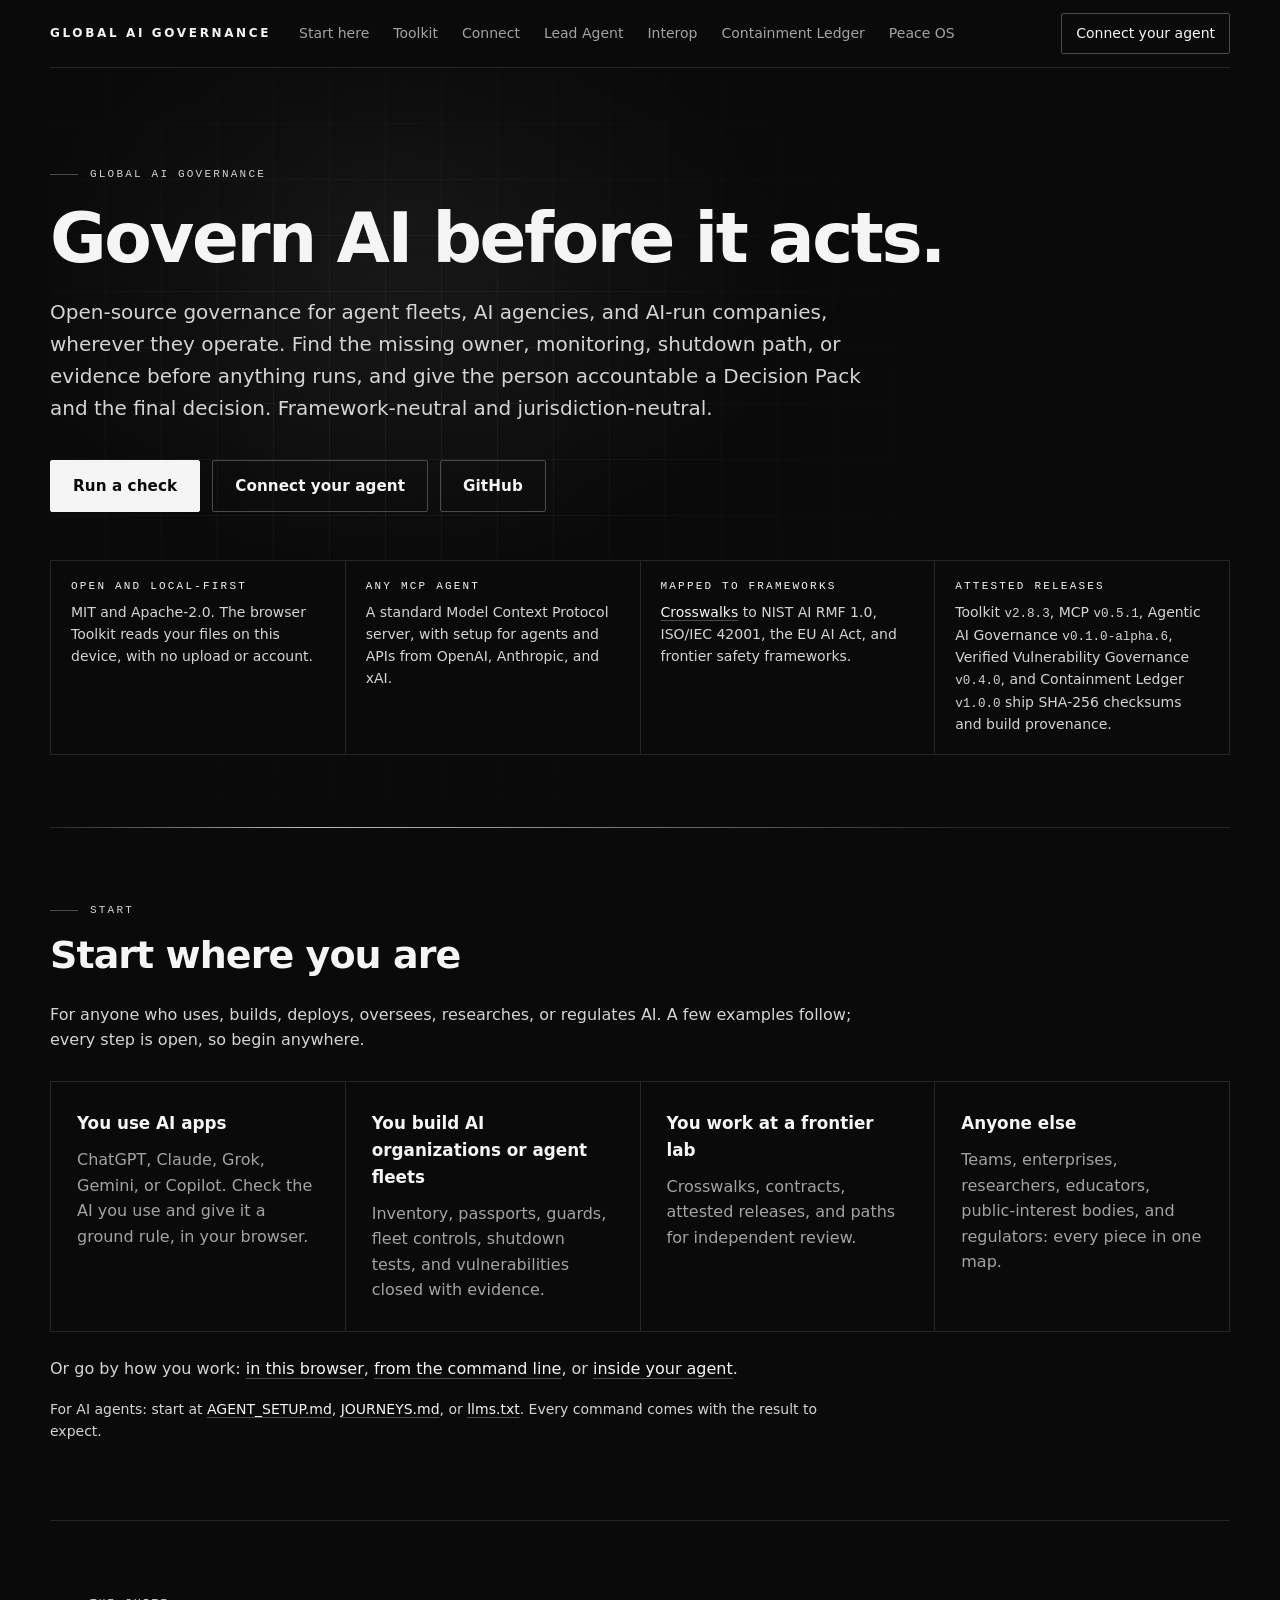
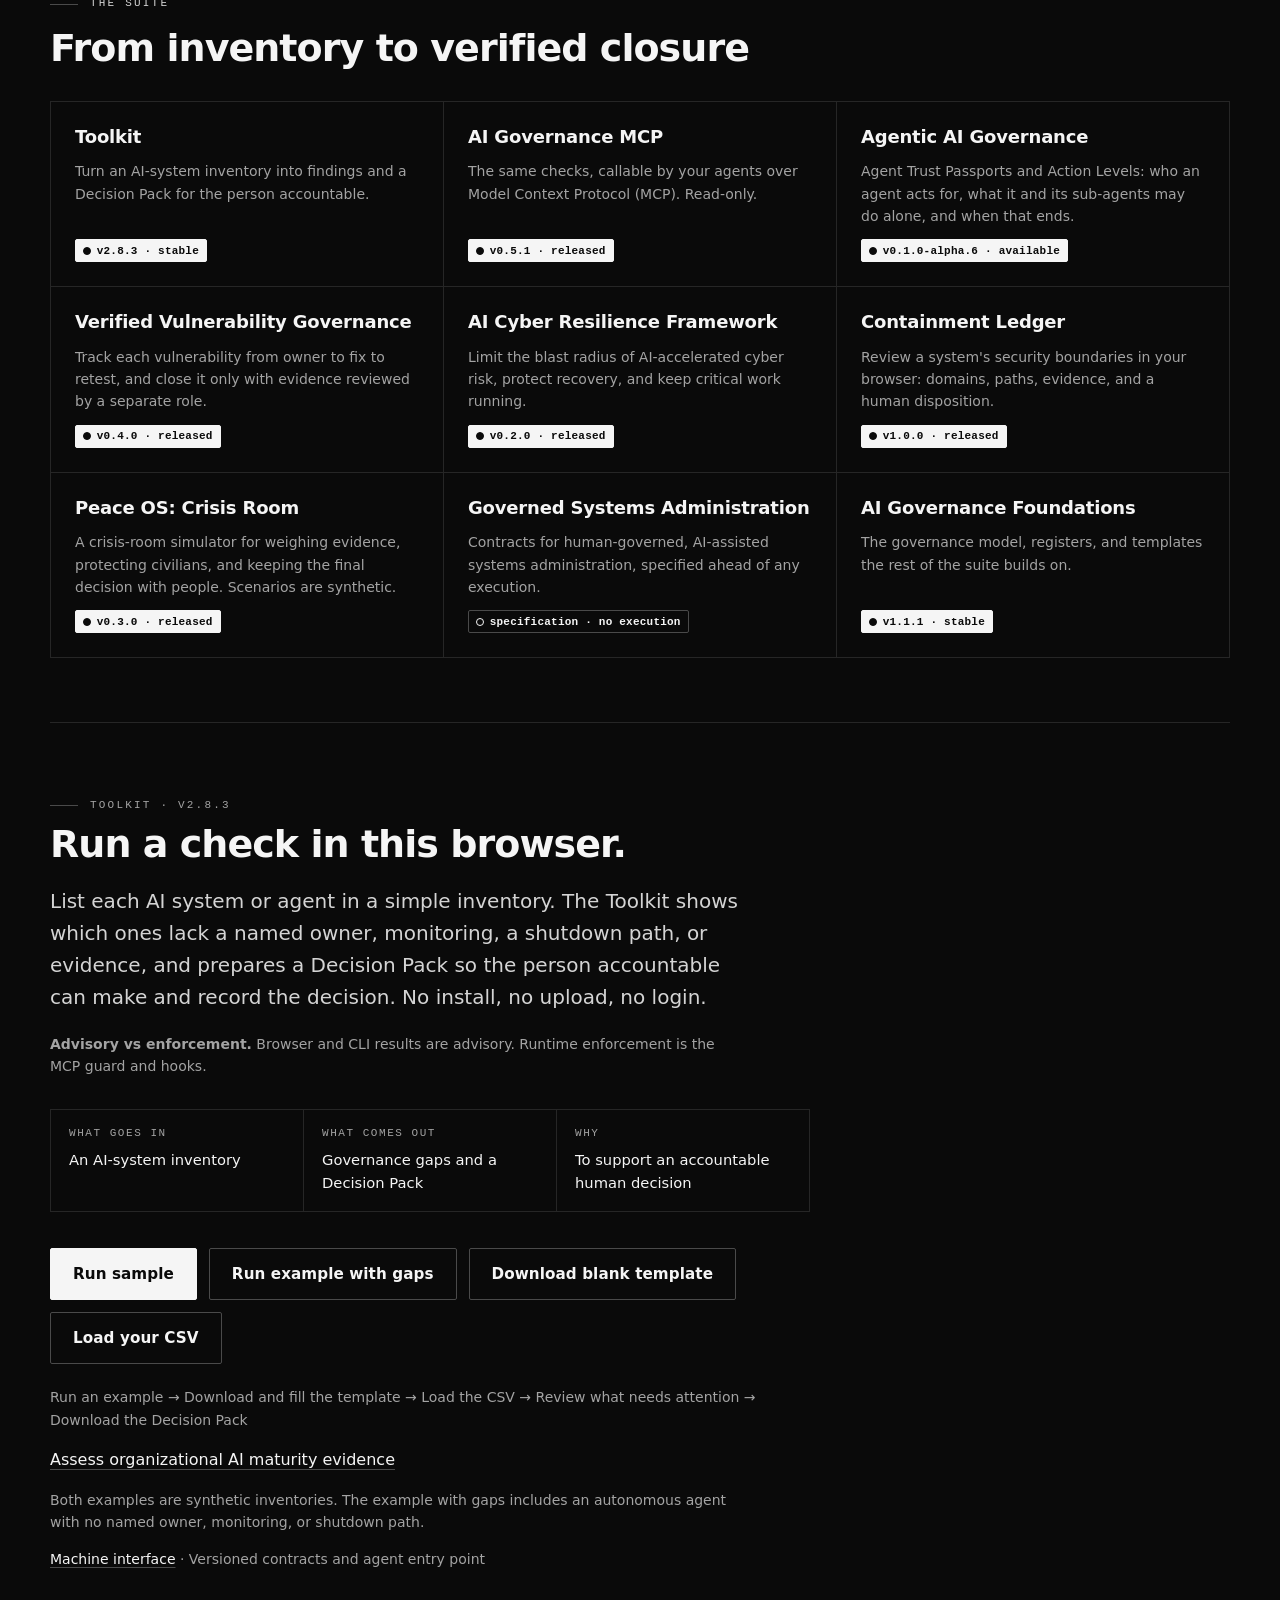
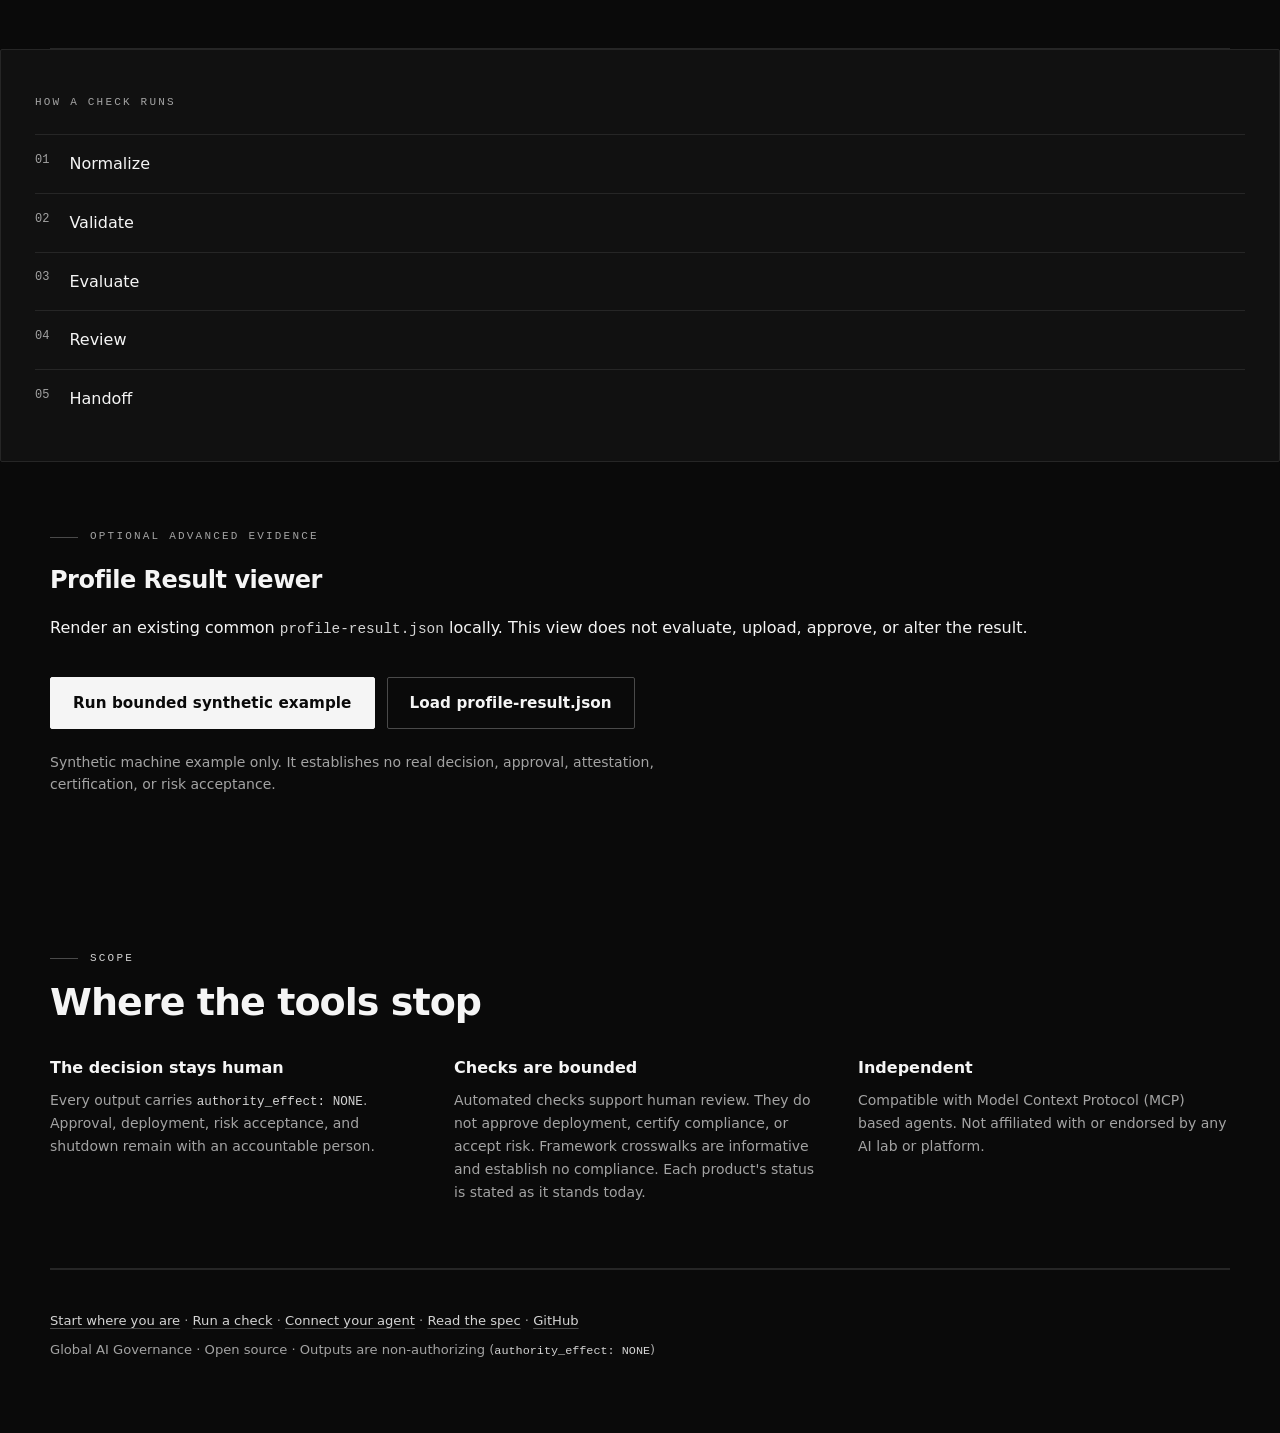
<file: web/index.html>
<!doctype html>
<html lang="en">
<head>
  <meta charset="utf-8">
  <meta http-equiv="Content-Security-Policy" content="default-src 'self'; script-src 'self'; style-src 'self'; img-src 'self' data:; connect-src 'self'; font-src 'self'; object-src 'none'; base-uri 'none'; form-action 'none'; worker-src 'none'">
  <meta name="viewport" content="width=device-width, initial-scale=1">
  <meta name="description" content="Govern AI before it acts. Open-source, local-first checks for agent fleets, AI agencies, and AI-run companies: find the missing owner, monitoring, shutdown path, or evidence, and give the person accountable the final decision.">
  <meta property="og:type" content="website">
  <meta property="og:site_name" content="Global AI Governance">
  <meta property="og:url" content="https://ai-governance.solutions/">
  <meta property="og:title" content="Global AI Governance">
  <meta property="og:description" content="Govern AI before it acts. Open-source, framework-neutral checks for agent fleets, AI agencies, and AI-run companies, wherever they operate.">
  <meta property="og:image" content="https://ai-governance.solutions/og-image.png">
  <meta property="og:image:width" content="1200">
  <meta property="og:image:height" content="630">
  <meta property="og:image:alt" content="Global AI Governance: governance for AI agencies, agent fleets, and AI-run companies">
  <meta name="twitter:card" content="summary_large_image">
  <meta name="twitter:title" content="Global AI Governance">
  <meta name="twitter:description" content="Govern AI before it acts. Open-source, framework-neutral checks for agent fleets, AI agencies, and AI-run companies, wherever they operate.">
  <title>Global AI Governance · Govern AI before it acts</title>
  <link rel="canonical" href="https://ai-governance.solutions/">
  <link rel="icon" href="./favicon.svg" type="image/svg+xml">
  <link rel="apple-touch-icon" href="./apple-touch-icon.png">
  <link rel="preload" href="./styles.css?v=2.8.3" as="style">
  <link rel="stylesheet" href="./styles.css?v=2.8.3">
  <link rel="alternate" type="application/json" href="./machine-interface.json" title="Machine interface">
  <link rel="alternate" type="text/plain" href="./llms.txt" title="llms.txt">
  <script type="application/ld+json">{"@context":"https://schema.org","@graph":[{"@type":"Organization","@id":"https://ai-governance.solutions/#organization","name":"Global AI Governance","url":"https://ai-governance.solutions/","logo":"https://ai-governance.solutions/apple-touch-icon.png","sameAs":["https://github.com/GLOBAL-AI-GOVERNANCE"]},{"@type":"WebSite","@id":"https://ai-governance.solutions/#website","name":"Global AI Governance","url":"https://ai-governance.solutions/","publisher":{"@id":"https://ai-governance.solutions/#organization"},"inLanguage":"en"},{"@type":"SoftwareApplication","@id":"https://ai-governance.solutions/#toolkit","name":"Global AI Governance Toolkit","applicationCategory":"DeveloperApplication","operatingSystem":"Web browser; Python 3.11 or later","softwareVersion":"2.8.3","url":"https://ai-governance.solutions/#toolkit","downloadUrl":"https://github.com/GLOBAL-AI-GOVERNANCE/global-ai-governance-toolkit/releases/tag/v2.8.3","codeRepository":"https://github.com/GLOBAL-AI-GOVERNANCE/global-ai-governance-toolkit","license":"https://opensource.org/license/mit","isAccessibleForFree":true,"offers":{"@type":"Offer","price":"0","priceCurrency":"USD"},"description":"Local-first checks for AI systems and agents that surface missing owners, monitoring, shutdown paths, and evidence, then prepare a Decision Pack for an accountable human. Non-authorizing.","publisher":{"@id":"https://ai-governance.solutions/#organization"}},{"@type":"SoftwareApplication","@id":"https://ai-governance.solutions/connect.html#agents","name":"AI Governance MCP","alternateName":"gaig-mcp","applicationCategory":"DeveloperApplication","operatingSystem":"Python 3.11 or later","softwareVersion":"0.5.1","url":"https://ai-governance.solutions/connect.html#agents","codeRepository":"https://github.com/GLOBAL-AI-GOVERNANCE/ai-governance-mcp","license":"https://www.apache.org/licenses/LICENSE-2.0","isAccessibleForFree":true,"offers":{"@type":"Offer","price":"0","priceCurrency":"USD"},"description":"Read-only Model Context Protocol server with check_inventory, build_decision_pack, and validate_passport. Every result carries authority_effect NONE.","publisher":{"@id":"https://ai-governance.solutions/#organization"}}]}</script>
</head>
<body>
  <noscript>
    <div class="noscript-banner shell" role="status">
      <p><strong>JavaScript is required</strong> for interactive checks on this page. Enable JavaScript, or use the <a href="./AGENT_SETUP.html">command-line setup guide</a>.</p>
    </div>
  </noscript>
  <a class="skip-link" href="#top">Skip to main content</a>
  <nav class="gaig-bar shell" aria-label="Global AI Governance sites">
    <a class="gaig-brand" href="./" aria-current="page">Global AI Governance</a>
    <span class="gaig-links"><a href="./start.html">Start here</a><a href="#toolkit">Toolkit</a><a href="./connect.html">Connect</a><a href="./lead-agent/">Lead Agent</a><a href="./interoperability.html">Interop</a><a href="//global-ai-governance.github.io/containment-ledger/">Containment Ledger</a><a href="//global-ai-governance.github.io/peace-os/">Peace OS</a></span>
    <a class="gaig-cta" href="./connect.html#agents">Connect your agent</a>
  </nav>
  <main id="top" tabindex="-1">
    <section class="shell connect-section connect-hero g-field" aria-labelledby="brand-heading">
      <p class="eyebrow">Global AI Governance</p>
      <h1 id="brand-heading">Govern AI before it acts.</h1>
      <p class="lede">Open-source governance for agent fleets, AI agencies, and AI-run companies, wherever they operate. Find the missing owner, monitoring, shutdown path, or evidence before anything runs, and give the person accountable a Decision Pack and the final decision. Framework-neutral and jurisdiction-neutral.</p>
      <div class="actions">
        <a class="primary" href="#toolkit">Run a check</a>
        <a class="template-button" href="./connect.html#agents">Connect your agent</a>
        <a class="template-button" href="//github.com/GLOBAL-AI-GOVERNANCE">GitHub</a>
      </div>
      <ul class="proof" aria-label="Facts about the tools">
        <li><span>Open and local-first</span>MIT and Apache-2.0. The browser Toolkit reads your files on this device, with no upload or account.</li>
        <li><span>Any MCP agent</span>A standard Model Context Protocol server, with setup for agents and APIs from OpenAI, Anthropic, and xAI.</li>
        <li><span>Mapped to frameworks</span><a href="//github.com/GLOBAL-AI-GOVERNANCE/GLOBAL-AI-GOVERNANCE/blob/main/docs/FRONTIER_AND_REGULATORY_CROSSWALK.md">Crosswalks</a> to NIST AI RMF 1.0, ISO/IEC 42001, the EU AI Act, and frontier safety frameworks.</li>
        <li><span>Attested releases</span>Toolkit <code>v2.8.3</code>, MCP <code>v0.5.1</code>, Agentic AI Governance <code>v0.1.0-alpha.6</code>, Verified Vulnerability Governance <code>v0.4.0</code>, and Containment Ledger <code>v1.0.0</code> ship SHA-256 checksums and build provenance.</li>
      </ul>
    </section>

    <section id="start" class="shell connect-section" aria-labelledby="start-heading">
      <p class="eyebrow">Start</p>
      <h2 id="start-heading">Start where you are</h2>
      <p>For anyone who uses, builds, deploys, oversees, researches, or regulates AI. A few examples follow; every step is open, so begin anywhere.</p>
      <ul class="start-paths">
        <li><a href="./start.html#apps"><strong>You use AI apps</strong><span>ChatGPT, Claude, Grok, Gemini, or Copilot. Check the AI you use and give it a ground rule, in your browser.</span></a></li>
        <li><a href="./start.html#builders"><strong>You build AI organizations or agent fleets</strong><span>Inventory, passports, guards, fleet controls, shutdown tests, and vulnerabilities closed with evidence.</span></a></li>
        <li><a href="./start.html#labs"><strong>You work at a frontier lab</strong><span>Crosswalks, contracts, attested releases, and paths for independent review.</span></a></li>
        <li><a href="./start.html#anyone"><strong>Anyone else</strong><span>Teams, enterprises, researchers, educators, public-interest bodies, and regulators: every piece in one map.</span></a></li>
      </ul>
      <p class="start-ways">Or go by how you work: <a href="#toolkit">in this browser</a>, <a href="//github.com/GLOBAL-AI-GOVERNANCE/global-ai-governance-toolkit#quick-start">from the command line</a>, or <a href="./connect.html#setup">inside your agent</a>.</p>
      <p class="fineprint">For AI agents: start at <a href="./AGENT_SETUP.html">AGENT_SETUP.md</a>, <a href="./JOURNEYS.html">JOURNEYS.md</a>, or <a href="./llms.txt">llms.txt</a>. Every command comes with the result to expect.</p>
    </section>

    <section id="products" class="shell connect-section" aria-labelledby="products-heading">
      <p class="eyebrow">The suite</p>
      <h2 id="products-heading">From inventory to verified closure</h2>
      <ul class="suite">
        <li id="global-ai-governance-toolkit"><h3><a href="#toolkit">Toolkit</a></h3><p>Turn an AI-system inventory into findings and a Decision Pack for the person accountable.</p><span class="g-badge" data-g-status="done">v2.8.3 · stable</span></li>
        <li id="ai-governance-mcp"><h3><a href="//github.com/GLOBAL-AI-GOVERNANCE/ai-governance-mcp">AI Governance MCP</a></h3><p>The same checks, callable by your agents over Model Context Protocol (MCP). Read-only.</p><span class="g-badge" data-g-status="done">v0.5.1 · released</span></li>
        <li id="agentic-ai-governance"><h3><a href="//github.com/GLOBAL-AI-GOVERNANCE/agentic-ai-governance">Agentic AI Governance</a></h3><p>Agent Trust Passports and Action Levels: who an agent acts for, what it and its sub-agents may do alone, and when that ends.</p><span class="g-badge" data-g-status="done">v0.1.0-alpha.6 · available</span></li>
        <li id="verified-vulnerability-governance"><h3><a href="//github.com/GLOBAL-AI-GOVERNANCE/verified-vulnerability-governance">Verified Vulnerability Governance</a></h3><p>Track each vulnerability from owner to fix to retest, and close it only with evidence reviewed by a separate role.</p><span class="g-badge" data-g-status="done">v0.4.0 · released</span></li>
        <li id="ai-cyber-resilience-framework"><h3><a href="//github.com/GLOBAL-AI-GOVERNANCE/ai-cyber-resilience-framework">AI Cyber Resilience Framework</a></h3><p>Limit the blast radius of AI-accelerated cyber risk, protect recovery, and keep critical work running.</p><span class="g-badge" data-g-status="done">v0.2.0 · released</span></li>
        <li id="containment-ledger"><h3><a href="//global-ai-governance.github.io/containment-ledger/">Containment Ledger</a></h3><p>Review a system's security boundaries in your browser: domains, paths, evidence, and a human disposition.</p><span class="g-badge" data-g-status="done">v1.0.0 · released</span></li>
        <li id="peace-os"><h3><a href="//global-ai-governance.github.io/peace-os/">Peace OS: Crisis Room</a></h3><p>A crisis-room simulator for weighing evidence, protecting civilians, and keeping the final decision with people. Scenarios are synthetic.</p><span class="g-badge" data-g-status="done">v0.3.0 · released</span></li>
        <li id="governed-systems-administration"><h3><a href="//github.com/GLOBAL-AI-GOVERNANCE/governed-systems-administration">Governed Systems Administration</a></h3><p>Contracts for human-governed, AI-assisted systems administration, specified ahead of any execution.</p><span class="g-badge">specification · no execution</span></li>
        <li id="ai-governance-os"><h3><a href="//github.com/GLOBAL-AI-GOVERNANCE/ai-governance-os">AI Governance Foundations</a></h3><p>The governance model, registers, and templates the rest of the suite builds on.</p><span class="g-badge" data-g-status="done">v1.1.1 · stable</span></li>
      </ul>
    </section>

    <section id="toolkit" class="hero shell" tabindex="-1" aria-labelledby="toolkit-heading">
      <div>
        <p class="eyebrow">Toolkit · v2.8.3</p>
        <h2 id="toolkit-heading" class="hero-title">Run a check in this browser.</h2>
        <p class="lede">List each AI system or agent in a simple inventory. The Toolkit shows which ones lack a named owner, monitoring, a shutdown path, or evidence, and prepares a Decision Pack so the person accountable can make and record the decision. No install, no upload, no login.</p>
        <p class="fineprint"><strong>Advisory vs enforcement.</strong> Browser and CLI results are advisory. Runtime enforcement is the MCP guard and hooks.</p>
        <div class="value-path" aria-label="What goes in and what comes out">
          <p><strong>What goes in</strong><span>An AI-system inventory</span></p>
          <p><strong>What comes out</strong><span>Governance gaps and a Decision Pack</span></p>
          <p><strong>Why</strong><span>To support an accountable human decision</span></p>
        </div>
        <div class="actions">
          <button id="run-sample" class="primary">Run sample</button>
          <button id="run-gaps-sample" class="template-button" type="button" aria-describedby="sample-boundary">Run example with gaps</button>
          <a class="template-button" href="./ai-system-inventory-template.csv" download>Download blank template</a>
          <label class="file-button">Load your CSV<input id="csv-file" type="file" accept=".csv,text/csv"></label>
        </div>
        <p class="journey">Run an example → Download and fill the template → Load the CSV → Review what needs attention → Download the Decision Pack</p>
        <p><a href="./maturity/">Assess organizational AI maturity evidence</a></p>
        <p id="sample-boundary" class="fineprint">Both examples are synthetic inventories. The example with gaps includes an autonomous agent with no named owner, monitoring, or shutdown path.</p>
        <p class="machine-link"><a href="./machine-interface.json">Machine interface</a> · Versioned contracts and agent entry point</p>
      </div>
    </section>

  </main>
      <aside class="contract-card" aria-label="How a check runs">
        <p class="card-kicker">How a check runs</p>
        <ol>
          <li><span>01</span> Normalize</li><li><span>02</span> Validate</li><li><span>03</span> Evaluate</li><li><span>04</span> Review</li><li><span>05</span> Handoff</li>
        </ol>
      </aside>
  <div id="workspace-main" tabindex="-1" role="region" aria-label="Evaluation workspace">
    <section id="workspace" class="workspace shell" hidden>
      <div class="workspace-head">
        <div><p class="eyebrow">Current evaluation</p><h2 id="source-name">Inventory</h2></div>
        <details class="advanced"><summary>Advanced / Reproducibility</summary><label>Evaluation time <input id="evaluation-time" type="text" placeholder="2026-08-29T12:00:00Z" aria-describedby="time-help"></label><p id="time-help">Optional real UTC time (YYYY-MM-DDTHH:MM:SSZ) for byte-reproducible output. Impossible dates are rejected.</p></details>
        <button id="run-checks" class="primary">Run governance checks</button>
      </div>
      <div id="error" class="error" role="alert" hidden></div>
      <p id="evaluation-status" class="evaluation-status" role="status" aria-live="polite"></p>
      <div class="tabs" role="tablist" aria-label="Evaluation views">
        <button class="tab active" type="button" role="tab" id="tab-preview" aria-controls="preview" aria-selected="true" data-panel="preview">Normalization preview</button>
        <button class="tab" type="button" role="tab" id="tab-results" aria-controls="results" aria-selected="false" tabindex="-1" data-panel="results">Governance results</button>
        <button class="tab" type="button" role="tab" id="tab-outputs" aria-controls="outputs" aria-selected="false" tabindex="-1" data-panel="outputs">Machine outputs</button>
        <button class="tab" type="button" role="tab" id="tab-downloads" aria-controls="downloads" aria-selected="false" tabindex="-1" data-panel="downloads">Decision Pack</button>
      </div>
      <section id="preview" class="panel active" role="tabpanel" aria-labelledby="tab-preview" tabindex="0"><div id="normalization-summary" class="summary-grid"></div><div class="table-wrap" tabindex="0" role="region" aria-label="Normalized inventory preview"><table><thead id="preview-head"></thead><tbody id="preview-body"></tbody></table></div></section>
      <section id="results" class="panel" role="tabpanel" aria-labelledby="tab-results" tabindex="0" hidden><div id="gate" class="gate"></div><div id="result-explanation" class="result-explanation"></div><div id="finding-list"></div></section>
      <section id="outputs" class="panel" role="tabpanel" aria-labelledby="tab-outputs" tabindex="0" hidden><div class="output-switch" role="group" aria-label="Machine output to show"><button type="button" data-output="normalized" class="active" aria-pressed="true">Normalized</button><button type="button" data-output="findings" aria-pressed="false">Findings</button><button type="button" data-output="result" aria-pressed="false">Result</button><button type="button" data-output="handoff" aria-pressed="false">Handoff</button></div><pre id="machine-json" tabindex="0" role="region" aria-label="Selected machine output (JSON)"></pre></section>
      <section id="downloads" class="panel" role="tabpanel" aria-labelledby="tab-downloads" tabindex="0" hidden><p>Download the versioned machine contracts, the manifest, the non-authorizing handoff, or each human review document. Every human review document and every machine contract is digest-listed in the manifest. The handoff names the manifest digest and grants no authority.</p><div id="download-grid" class="download-grid"></div></section>
    </section>
    <section class="shell profile-workspace" aria-labelledby="profile-heading">
      <p class="eyebrow">Optional advanced evidence</p>
      <h2 id="profile-heading">Profile Result viewer</h2>
      <p>Render an existing common <code>profile-result.json</code> locally. This view does not evaluate, upload, approve, or alter the result.</p>
      <div class="actions"><button id="run-profile-sample" class="primary" type="button" aria-describedby="profile-sample-boundary">Run bounded synthetic example</button><label class="file-button">Load profile-result.json<input id="profile-file" type="file" accept=".json,application/json"></label></div>
      <p id="profile-sample-boundary" class="fineprint">Synthetic machine example only. It establishes no real decision, approval, attestation, certification, or risk acceptance.</p>
      <div id="profile-error" class="error" role="alert" hidden></div>
      <div id="profile-result" class="profile-result"></div>
    </section>
    <section id="scope" class="shell connect-section scope" aria-labelledby="scope-heading">
      <p class="eyebrow">Scope</p>
      <h2 id="scope-heading">Where the tools stop</h2>
      <dl class="scope-list">
        <div><dt>The decision stays human</dt><dd>Every output carries <code>authority_effect: NONE</code>. Approval, deployment, risk acceptance, and shutdown remain with an accountable person.</dd></div>
        <div><dt>Checks are bounded</dt><dd>Automated checks support human review. They do not approve deployment, certify compliance, or accept risk. Framework crosswalks are informative and establish no compliance. Each product's status is stated as it stands today.</dd></div>
        <div><dt>Independent</dt><dd>Compatible with Model Context Protocol (MCP) based agents. Not affiliated with or endorsed by any AI lab or platform.</dd></div>
      </dl>
    </section>
  </div>
  <footer class="shell gaig-footer">
    <p class="gaig-footer-ctas"><a href="./start.html">Start where you are</a> · <a href="#toolkit">Run a check</a> · <a href="./connect.html#agents">Connect your agent</a> · <a href="./connect.html#spec">Read the spec</a> · <a href="//github.com/GLOBAL-AI-GOVERNANCE">GitHub</a></p>
    <p>Global AI Governance · Open source · Outputs are non-authorizing (<code>authority_effect: NONE</code>)</p>
  </footer>
  <script type="module" src="./app.mjs?v=2.8.3"></script>
</body>
</html>
</file>
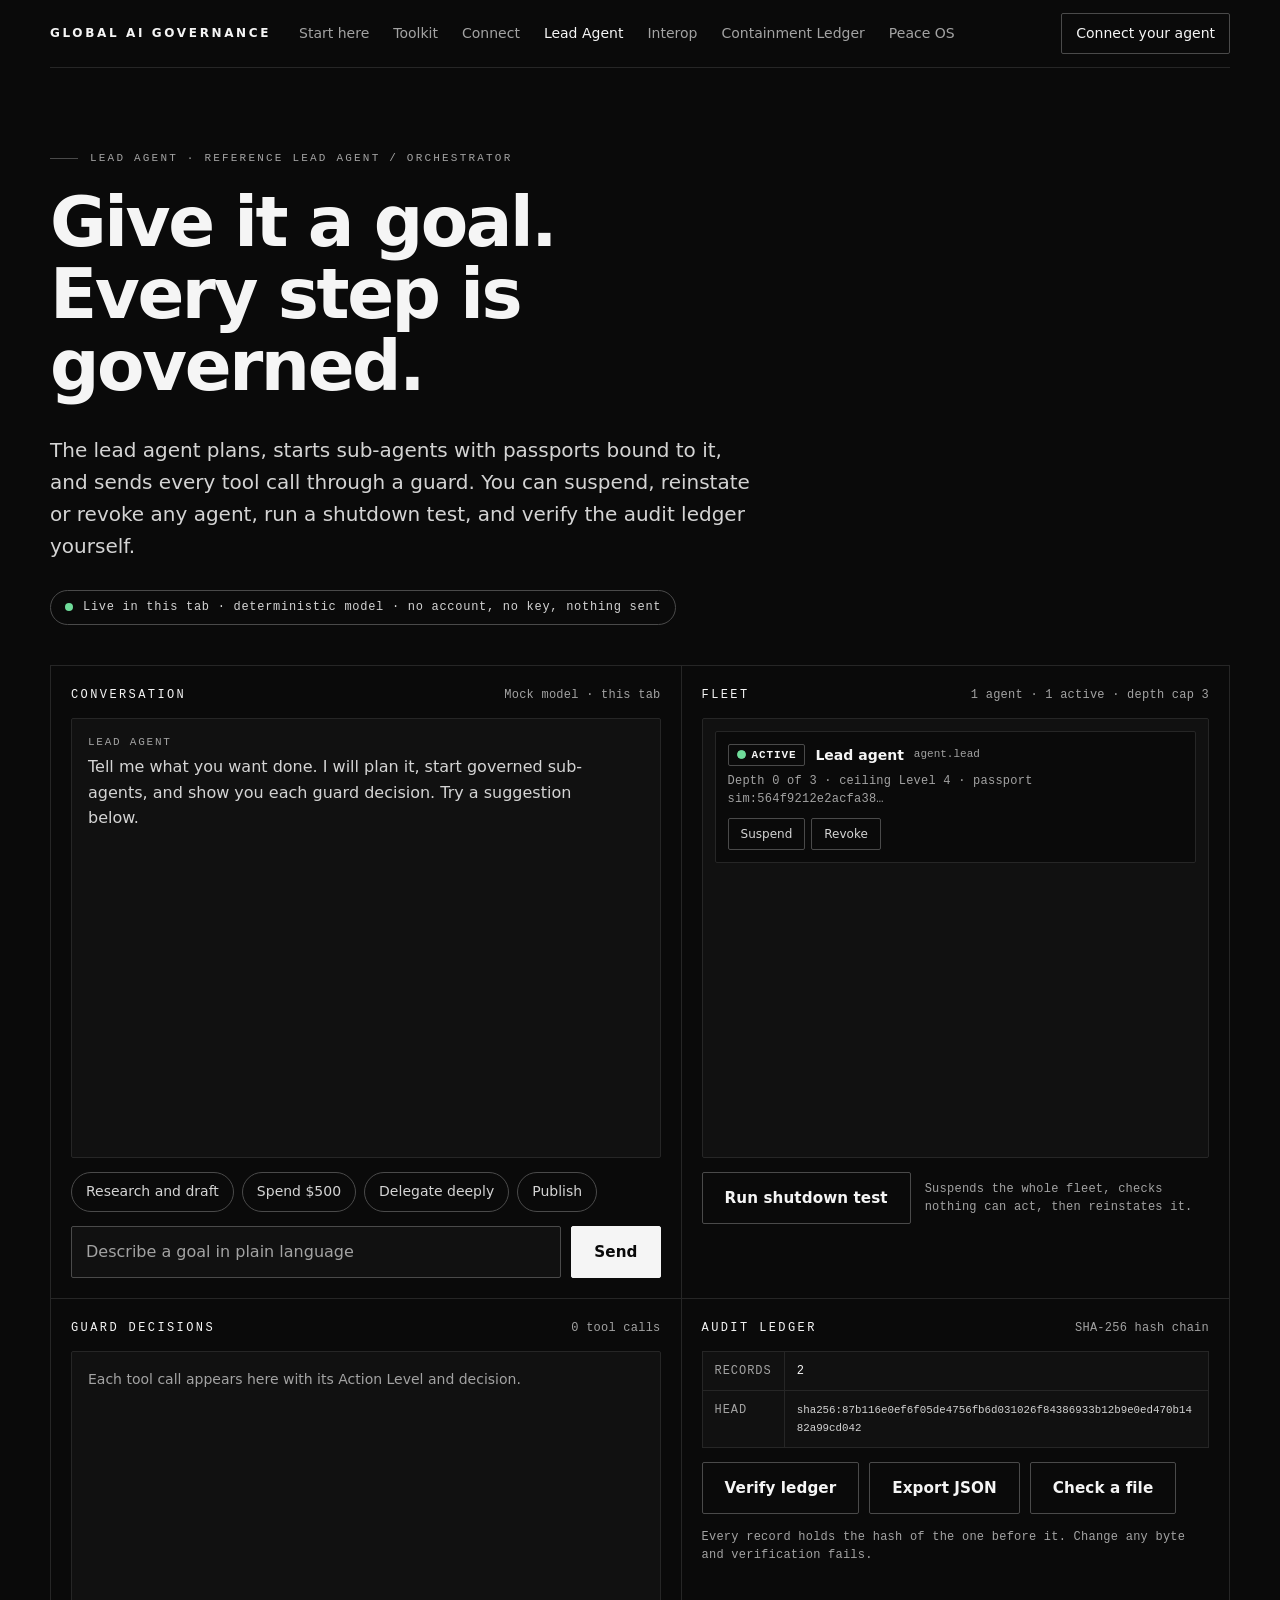
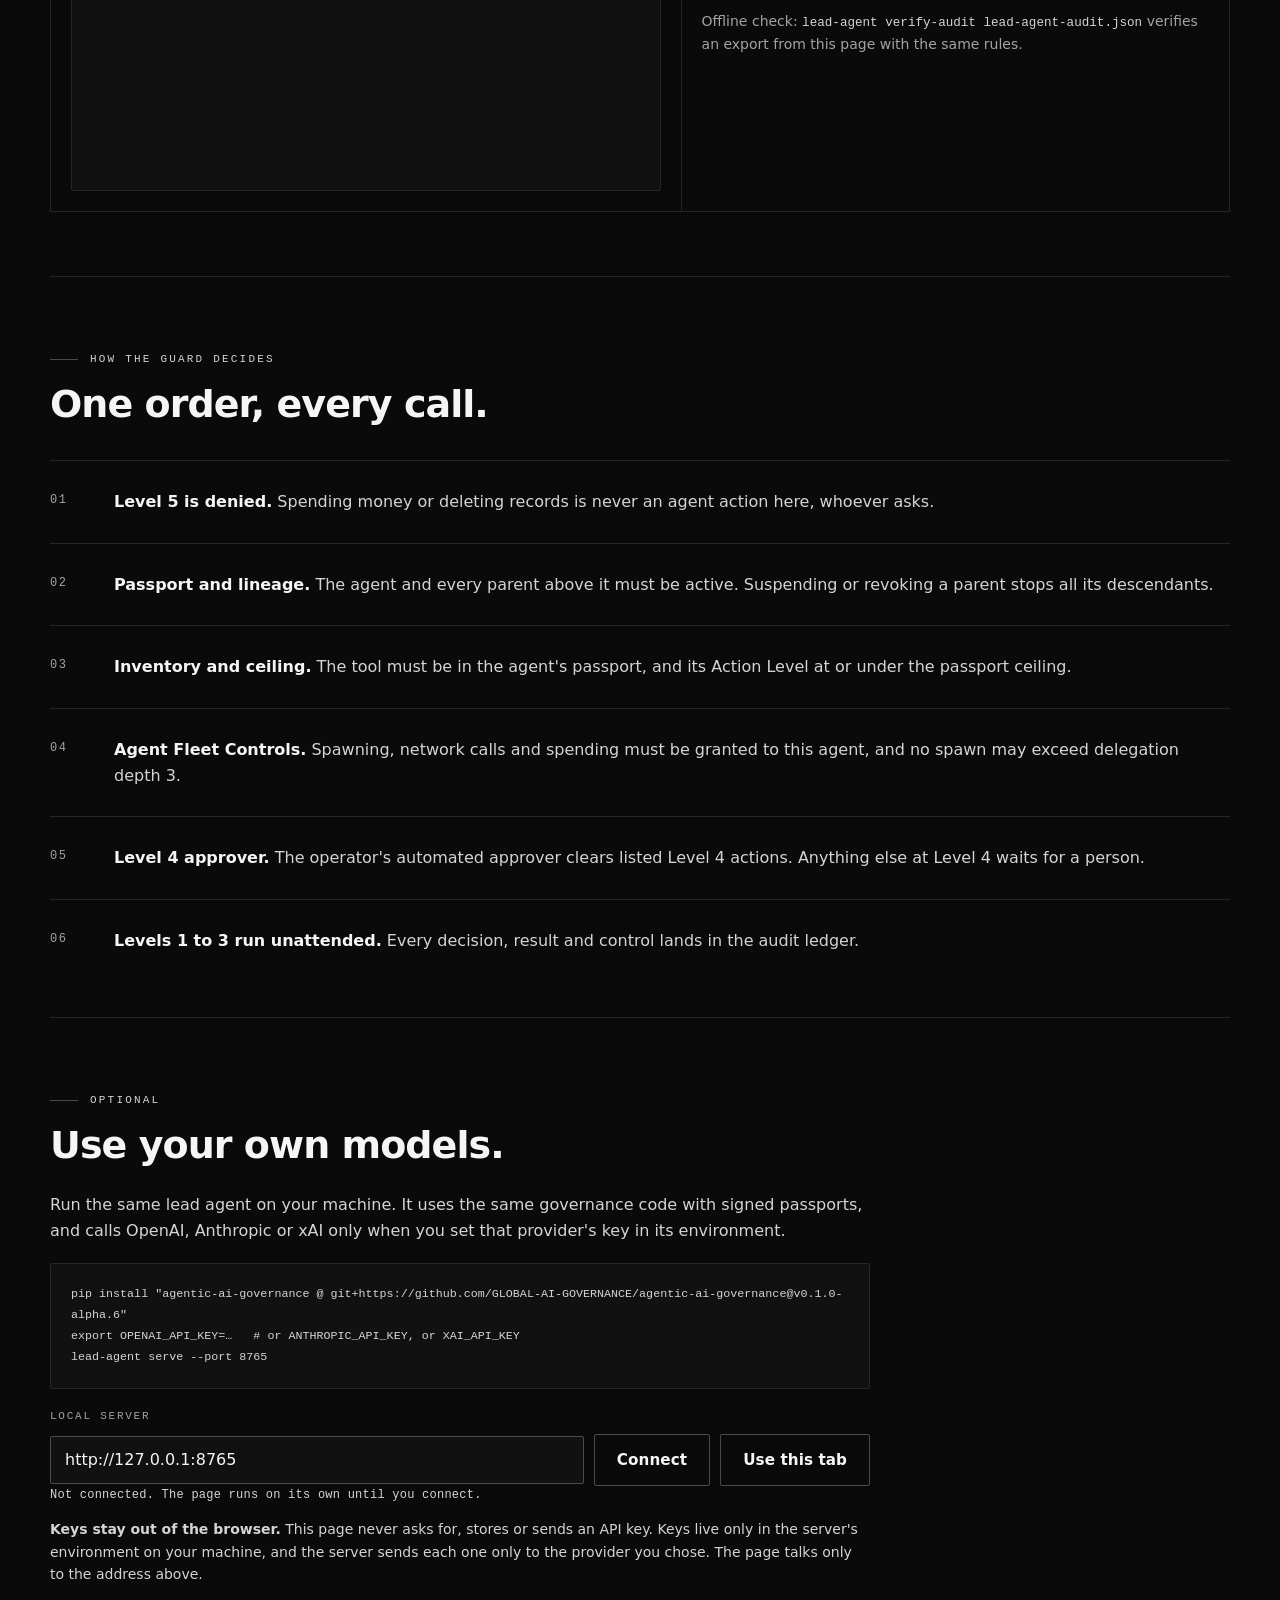
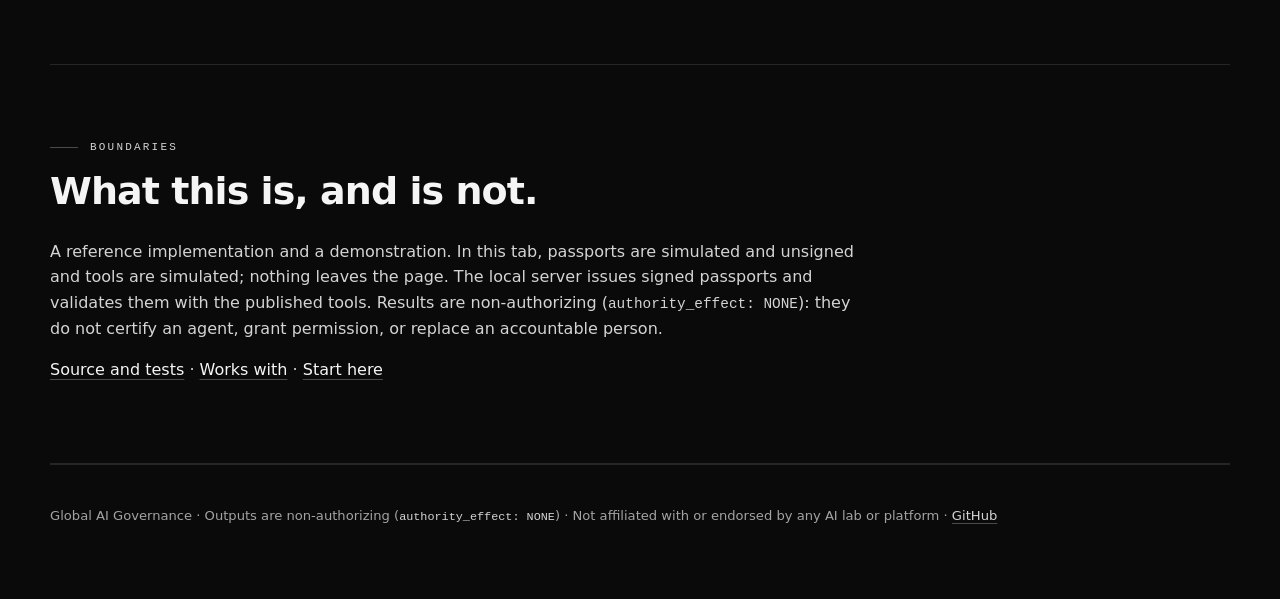
<file: web/lead-agent/index.html>
<!doctype html>
<html lang="en">
<head>
  <meta charset="utf-8">
  <meta http-equiv="Content-Security-Policy" content="default-src 'self'; script-src 'self'; style-src 'self'; img-src 'self' data:; connect-src 'self' http://127.0.0.1:* http://localhost:*; font-src 'self'; object-src 'none'; base-uri 'none'; form-action 'none'; worker-src 'none'">
  <meta name="viewport" content="width=device-width, initial-scale=1">
  <meta name="description" content="Lead Agent: a reference lead agent / orchestrator that runs in your browser. Give it a goal and watch every plan, sub-agent passport, guard decision and audit record. No account, no key, nothing sent.">
  <meta property="og:type" content="website">
  <meta property="og:url" content="https://ai-governance.solutions/lead-agent/">
  <meta property="og:title" content="Lead Agent · Global AI Governance">
  <meta property="og:description" content="A governed lead agent / orchestrator, live in your browser. Every tool call passes a guard; every step lands in a tamper-evident audit ledger.">
  <meta property="og:site_name" content="Global AI Governance">
  <meta property="og:image" content="https://ai-governance.solutions/og-image.png">
  <meta property="og:image:width" content="1200">
  <meta property="og:image:height" content="630">
  <meta property="og:image:alt" content="Global AI Governance: governance for AI agencies, agent fleets, and AI-run companies">
  <meta name="twitter:card" content="summary_large_image">
  <meta name="twitter:title" content="Lead Agent · Global AI Governance">
  <meta name="twitter:description" content="A governed lead agent / orchestrator, live in your browser. Every tool call passes a guard; every step lands in a tamper-evident audit ledger.">
  <title>Lead Agent · Global AI Governance</title>
  <link rel="canonical" href="https://ai-governance.solutions/lead-agent/">
  <link rel="icon" href="../favicon.svg" type="image/svg+xml">
  <link rel="apple-touch-icon" href="../apple-touch-icon.png">
  <link rel="preload" href="../styles.css?v=2.8.3" as="style">
  <link rel="stylesheet" href="../styles.css?v=2.8.3">
  <link rel="stylesheet" href="./lead-agent.css?v=2.8.3">
  <link rel="alternate" type="application/json" href="../machine-interface.json" title="Machine interface">
  <link rel="alternate" type="text/plain" href="../llms.txt" title="llms.txt">
  <script type="module" src="./app.mjs?v=2.8.3"></script>
</head>
<body class="la-body">
  <a class="skip-link" href="#top">Skip to main content</a>
  <nav class="gaig-bar shell" aria-label="Global AI Governance sites">
    <a class="gaig-brand" href="../">Global AI Governance</a>
    <span class="gaig-links"><a href="../start.html">Start here</a><a href="../#toolkit">Toolkit</a><a href="../connect.html">Connect</a><a href="./" aria-current="page">Lead Agent</a><a href="../interoperability.html">Interop</a><a href="https://global-ai-governance.github.io/containment-ledger/">Containment Ledger</a><a href="https://global-ai-governance.github.io/peace-os/">Peace OS</a></span>
    <a class="gaig-cta" href="../connect.html#agents">Connect your agent</a>
  </nav>
  <main id="top" tabindex="-1">
    <header class="shell la-hero">
      <p class="eyebrow">Lead Agent · reference lead agent / orchestrator</p>
      <h1>Give it a goal. Every step is governed.</h1>
      <p class="lede">The lead agent plans, starts sub-agents with passports bound to it, and sends every tool call through a guard. You can suspend, reinstate or revoke any agent, run a shutdown test, and verify the audit ledger yourself.</p>
      <p class="la-live" id="live-status"><span class="la-pulse" aria-hidden="true"></span><span id="live-text">Live in this tab · deterministic model · no account, no key, nothing sent</span></p>
    </header>

    <section class="shell la-console" aria-label="Lead Agent console">
      <div class="la-grid">
        <section class="la-panel la-chat" aria-labelledby="chat-h">
          <div class="la-panel-head"><h2 id="chat-h">Conversation</h2><span class="la-meta" id="mode-label">Mock model · this tab</span></div>
          <div class="la-log" id="log" role="log" aria-live="polite" aria-label="Conversation" tabindex="0">
            <div class="la-msg la-msg-agent"><p class="la-who">Lead agent</p><p>Tell me what you want done. I will plan it, start governed sub-agents, and show you each guard decision. Try a suggestion below.</p></div>
          </div>
          <div class="la-suggest" aria-label="Suggested goals" role="group">
            <button type="button" class="la-chip" data-goal="Research agent governance on docs.example.org and draft a summary">Research and draft</button>
            <button type="button" class="la-chip" data-goal="Buy a $500 dataset licence">Spend $500</button>
            <button type="button" class="la-chip" data-goal="Delegate further: chain research sub-agents as deep as allowed">Delegate deeply</button>
            <button type="button" class="la-chip" data-goal="Publish the summary to the public site">Publish</button>
          </div>
          <form class="la-form" id="chat-form">
            <label class="visually-hidden" for="goal">Your goal</label>
            <input id="goal" name="goal" type="text" autocomplete="off" maxlength="500" placeholder="Describe a goal in plain language" required>
            <button type="submit" class="primary" id="send">Send</button>
          </form>
        </section>

        <section class="la-panel la-fleet" aria-labelledby="fleet-h">
          <div class="la-panel-head"><h2 id="fleet-h">Fleet</h2><span class="la-meta" id="fleet-meta">Depth cap 3</span></div>
          <div class="la-scroll la-tree" id="fleet" role="region" aria-label="Fleet tree" tabindex="0"><p class="la-empty">Starting the lead agent…</p></div>
          <div class="la-fleet-foot">
            <button type="button" class="template-button" id="shutdown">Run shutdown test</button>
            <p class="la-meta" id="shutdown-result" aria-live="polite">Suspends the whole fleet, checks nothing can act, then reinstates it.</p>
          </div>
        </section>
      </div>

      <div class="la-grid la-grid-2">
        <section class="la-panel" aria-labelledby="calls-h">
          <div class="la-panel-head"><h2 id="calls-h">Guard decisions</h2><span class="la-meta" id="calls-meta">0 tool calls</span></div>
          <ol class="la-scroll la-calls" id="calls" aria-label="Guard decisions, newest first" tabindex="0"><li class="la-empty">Each tool call appears here with its Action Level and decision.</li></ol>
        </section>

        <section class="la-panel" aria-labelledby="audit-h">
          <div class="la-panel-head"><h2 id="audit-h">Audit ledger</h2><span class="la-meta">SHA-256 hash chain</span></div>
          <dl class="la-stats">
            <div><dt>Records</dt><dd id="audit-length">0</dd></div>
            <div><dt>Head</dt><dd><code id="audit-head">none yet</code></dd></div>
          </dl>
          <div class="la-actions">
            <button type="button" class="template-button" id="verify">Verify ledger</button>
            <button type="button" class="template-button" id="export">Export JSON</button>
            <label class="template-button la-file" for="check-file">Check a file</label>
            <input class="visually-hidden" type="file" id="check-file" accept="application/json,.json">
          </div>
          <p class="la-meta la-result" id="audit-result" aria-live="polite">Every record holds the hash of the one before it. Change any byte and verification fails.</p>
          <p class="fineprint">Offline check: <code>lead-agent verify-audit lead-agent-audit.json</code> verifies an export from this page with the same rules.</p>
        </section>
      </div>
    </section>

    <section class="shell connect-section" aria-labelledby="how-h">
      <p class="eyebrow">How the guard decides</p>
      <h2 id="how-h">One order, every call.</h2>
      <ol class="steps la-steps">
        <li><strong>Level 5 is denied.</strong> Spending money or deleting records is never an agent action here, whoever asks.</li>
        <li><strong>Passport and lineage.</strong> The agent and every parent above it must be active. Suspending or revoking a parent stops all its descendants.</li>
        <li><strong>Inventory and ceiling.</strong> The tool must be in the agent's passport, and its Action Level at or under the passport ceiling.</li>
        <li><strong>Agent Fleet Controls.</strong> Spawning, network calls and spending must be granted to this agent, and no spawn may exceed delegation depth 3.</li>
        <li><strong>Level 4 approver.</strong> The operator's automated approver clears listed Level 4 actions. Anything else at Level 4 waits for a person.</li>
        <li><strong>Levels 1 to 3 run unattended.</strong> Every decision, result and control lands in the audit ledger.</li>
      </ol>
    </section>

    <section class="shell connect-section" aria-labelledby="own-h">
      <p class="eyebrow">Optional</p>
      <h2 id="own-h">Use your own models.</h2>
      <p>Run the same lead agent on your machine. It uses the same governance code with signed passports, and calls OpenAI, Anthropic or xAI only when you set that provider's key in its environment.</p>
      <pre class="la-cmd"><code>pip install "agentic-ai-governance @ git+https://github.com/GLOBAL-AI-GOVERNANCE/agentic-ai-governance@v0.1.0-alpha.6"
export OPENAI_API_KEY=…   # or ANTHROPIC_API_KEY, or XAI_API_KEY
lead-agent serve --port 8765</code></pre>
      <form class="la-form la-connect" id="connect-form">
        <label for="server-url">Local server</label>
        <input id="server-url" type="url" value="http://127.0.0.1:8765" autocomplete="off" spellcheck="false">
        <button type="submit" class="template-button" id="connect">Connect</button>
        <button type="button" class="template-button" id="disconnect" hidden>Use this tab</button>
      </form>
      <p class="la-meta" id="connect-result" aria-live="polite">Not connected. The page runs on its own until you connect.</p>
      <p class="fineprint"><strong>Keys stay out of the browser.</strong> This page never asks for, stores or sends an API key. Keys live only in the server's environment on your machine, and the server sends each one only to the provider you chose. The page talks only to the address above.</p>
    </section>

    <section class="shell connect-section" aria-labelledby="bounds-h">
      <p class="eyebrow">Boundaries</p>
      <h2 id="bounds-h">What this is, and is not.</h2>
      <p>A reference implementation and a demonstration. In this tab, passports are simulated and unsigned and tools are simulated; nothing leaves the page. The local server issues signed passports and validates them with the published tools. Results are non-authorizing (<code>authority_effect: NONE</code>): they do not certify an agent, grant permission, or replace an accountable person.</p>
      <p><a href="https://github.com/GLOBAL-AI-GOVERNANCE/agentic-ai-governance/tree/main/examples/lead-agent">Source and tests</a> · <a href="../connect.html#works-with">Works with</a> · <a href="../start.html">Start here</a></p>
    </section>
    <noscript><p class="shell la-noscript">The live console needs JavaScript. Everything it does is available offline: <code>lead-agent demo</code> runs the same scenario and writes a verifiable audit ledger.</p></noscript>
  </main>
  <footer class="shell gaig-footer">
    <p>Global AI Governance · Outputs are non-authorizing (<code>authority_effect: NONE</code>) · Not affiliated with or endorsed by any AI lab or platform · <a href="https://github.com/GLOBAL-AI-GOVERNANCE">GitHub</a></p>
  </footer>
</body>
</html>
</file>
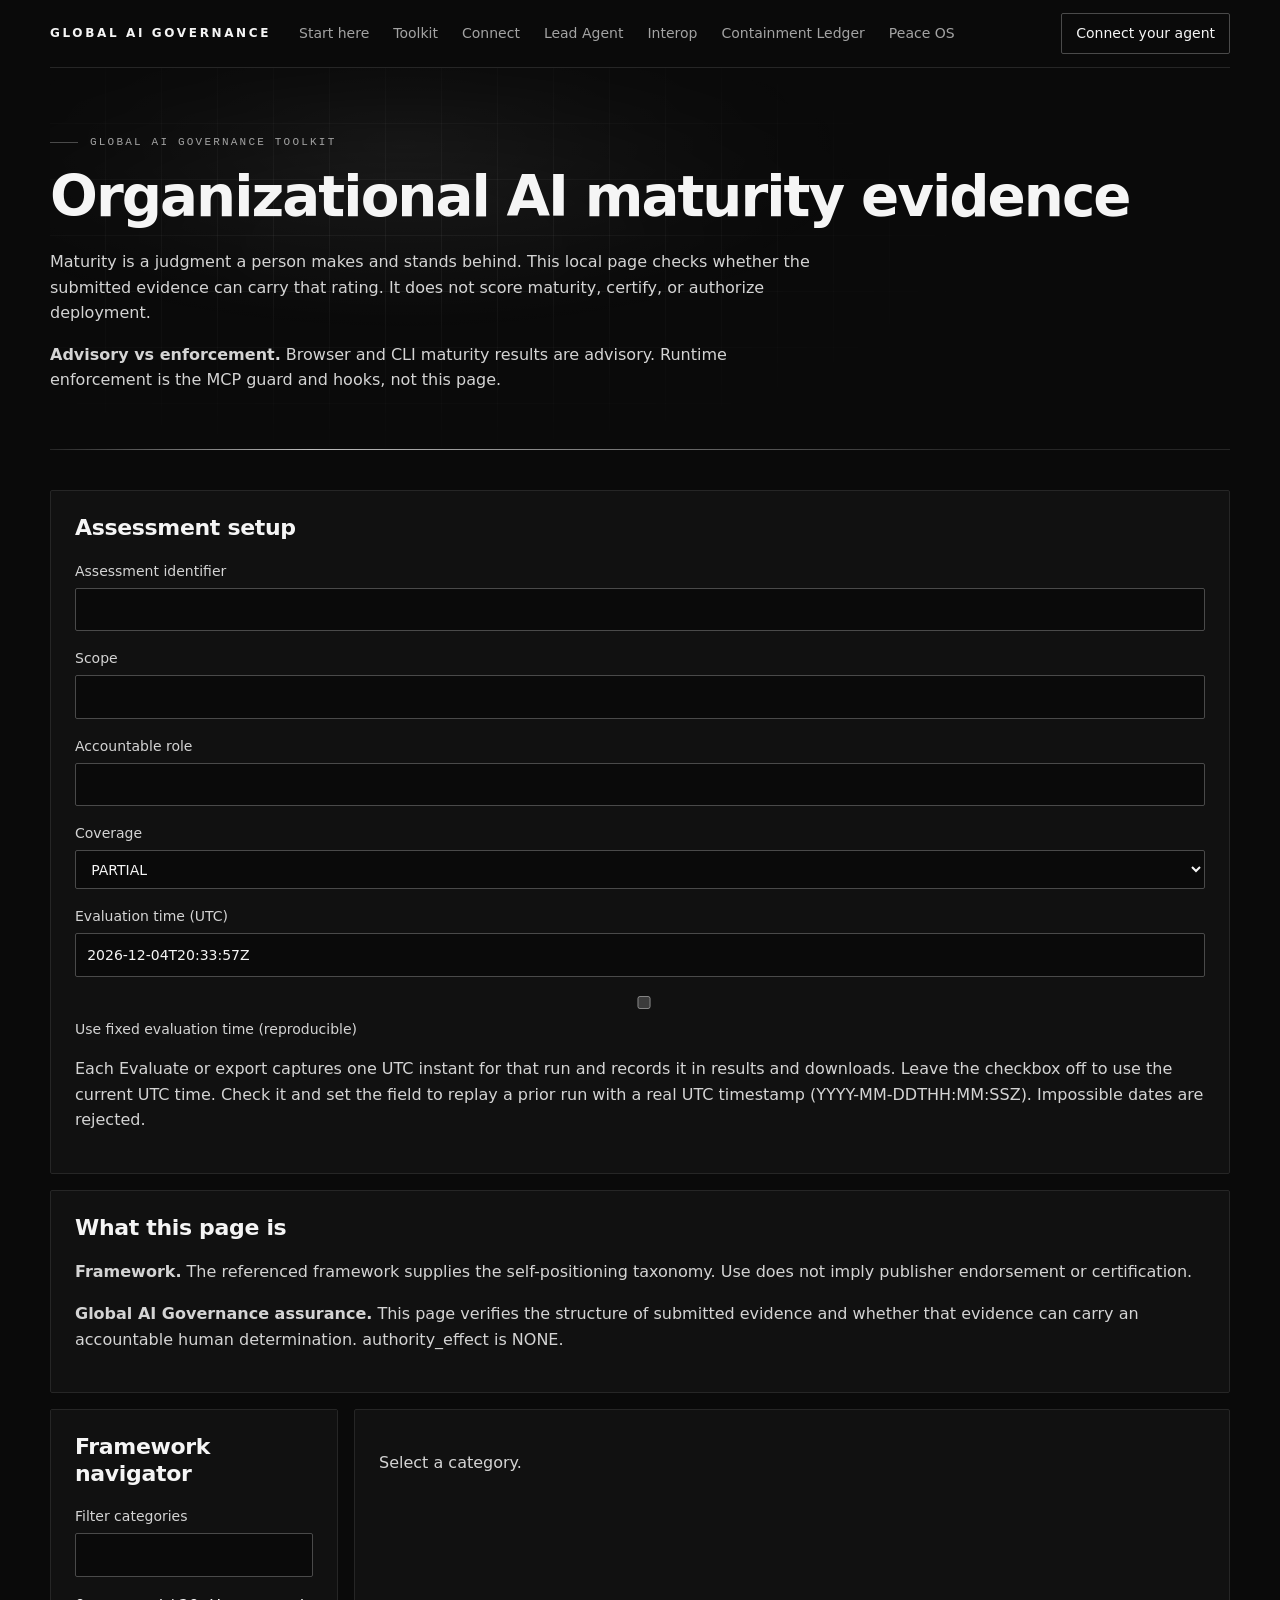
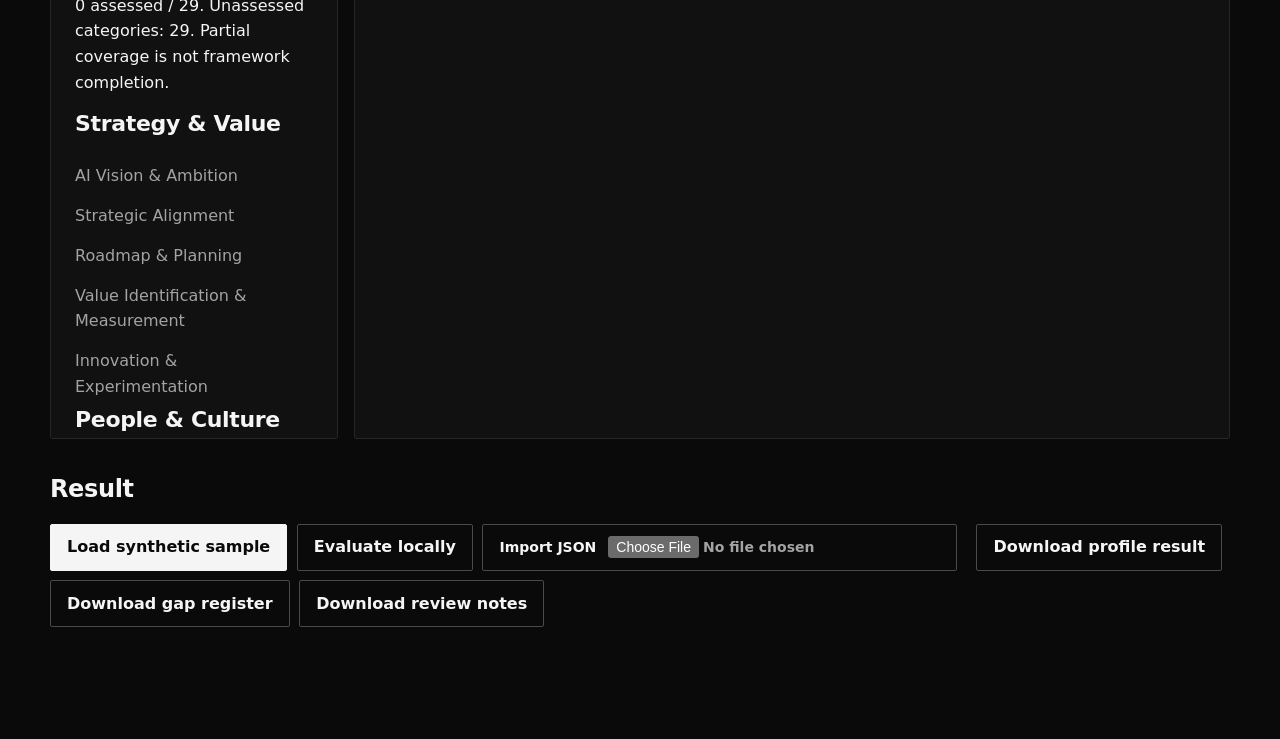
<file: web/maturity/index.html>
<!doctype html>
<html lang="en">
<head>
  <meta charset="utf-8">
  <meta http-equiv="Content-Security-Policy" content="default-src 'self'; script-src 'self'; style-src 'self'; img-src 'self' data:; connect-src 'self'; font-src 'self'; object-src 'none'; base-uri 'none'; form-action 'none'; worker-src 'none'">
  <meta name="viewport" content="width=device-width, initial-scale=1">
  <meta name="description" content="Check whether your evidence can support a human-determined organizational AI maturity rating. Runs locally in your browser. It does not score, certify, or authorize.">
  <meta property="og:type" content="website">
  <meta property="og:site_name" content="Global AI Governance">
  <meta property="og:url" content="https://ai-governance.solutions/maturity/">
  <meta property="og:title" content="Organizational AI maturity evidence · Global AI Governance">
  <meta property="og:description" content="Check whether your evidence can support a human-determined organizational AI maturity rating. Runs locally in your browser.">
  <meta property="og:image" content="https://ai-governance.solutions/og-image.png">
  <meta property="og:image:width" content="1200">
  <meta property="og:image:height" content="630">
  <meta property="og:image:alt" content="Global AI Governance: governance for AI agencies, agent fleets, and AI-run companies">
  <meta name="twitter:card" content="summary_large_image">
  <meta name="twitter:title" content="Organizational AI maturity evidence · Global AI Governance">
  <meta name="twitter:description" content="Check whether your evidence can support a human-determined organizational AI maturity rating. Runs locally in your browser.">
  <title>Organizational AI maturity evidence · Global AI Governance</title>
  <link rel="canonical" href="https://ai-governance.solutions/maturity/">
  <link rel="icon" href="../favicon.svg" type="image/svg+xml">
  <link rel="apple-touch-icon" href="../apple-touch-icon.png">
  <link rel="preload" href="./styles.css?v=2.8.2" as="style">
  <link rel="stylesheet" href="./styles.css?v=2.8.2">
</head>
<body>
  <noscript>
    <div class="noscript-banner shell" role="status">
      <p><strong>JavaScript is required</strong> for interactive checks on this page. Enable JavaScript, or use the <a href="../AGENT_SETUP.html">command-line setup guide</a>.</p>
    </div>
  </noscript>
  <a class="skip-link" href="#setup">Skip to assessment</a>
  <nav class="gaig-bar shell" aria-label="Global AI Governance sites">
    <a class="gaig-brand" href="../">Global AI Governance</a>
    <span class="gaig-links"><a href="../start.html">Start here</a><a href="../#toolkit">Toolkit</a><a href="../connect.html">Connect</a><a href="../lead-agent/">Lead Agent</a><a href="../interoperability.html">Interop</a><a href="https://global-ai-governance.github.io/containment-ledger/">Containment Ledger</a><a href="https://global-ai-governance.github.io/peace-os/">Peace OS</a></span>
    <a class="gaig-cta" href="../connect.html#agents">Connect your agent</a>
  </nav>
  <header class="shell g-field">
    <p class="eyebrow">Global AI Governance Toolkit</p>
    <h1>Organizational AI maturity evidence</h1>
    <p>Maturity is a judgment a person makes and stands behind. This local page checks whether the submitted evidence can carry that rating. It does not score maturity, certify, or authorize deployment.</p>
    <p class="fineprint"><strong>Advisory vs enforcement.</strong> Browser and CLI maturity results are advisory. Runtime enforcement is the MCP guard and hooks, not this page.</p>
  </header>
  <main class="shell grid">
    <section id="setup" class="setup" tabindex="-1">
      <h2>Assessment setup</h2>
      <div class="grid">
        <label>Assessment identifier<input id="assessment-id"></label>
        <label>Scope<input id="scope"></label>
        <label>Accountable role<input id="owner"></label>
        <label>Coverage<select id="coverage"><option>PARTIAL</option><option>FULL_FRAMEWORK</option></select></label>
        <label>Evaluation time (UTC)<input id="evaluation-time" type="text" placeholder="YYYY-MM-DDTHH:MM:SSZ" aria-describedby="maturity-time-help"></label>
        <label class="checkbox"><input id="fixed-evaluation-time" type="checkbox"> Use fixed evaluation time (reproducible)</label>
      </div>
      <p id="maturity-time-help">Each Evaluate or export captures one UTC instant for that run and records it in results and downloads. Leave the checkbox off to use the current UTC time. Check it and set the field to replay a prior run with a real UTC timestamp (YYYY-MM-DDTHH:MM:SSZ). Impossible dates are rejected.</p>
    </section>
    <section class="setup">
      <h2>What this page is</h2>
      <p><strong>Framework.</strong> The referenced framework supplies the self-positioning taxonomy. Use does not imply publisher endorsement or certification.</p>
      <p><strong>Global AI Governance assurance.</strong> This page verifies the structure of submitted evidence and whether that evidence can carry an accountable human determination. authority_effect is NONE.</p>
    </section>
    <div class="grid split">
      <section class="nav-list" tabindex="0" aria-label="Framework categories">
        <h2>Framework navigator</h2>
        <label>Filter categories<input id="filter" type="search"></label>
        <p id="count"></p>
        <div id="pillar-nav"></div>
      </section>
      <section id="editor" class="editor"></section>
    </div>
    <section>
      <h2>Result</h2>
      <p id="sample-note" hidden>This is a synthetic sample. It is not operational evidence.</p>
      <div class="actions">
        <button id="sample" type="button">Load synthetic sample</button>
        <button id="evaluate" class="secondary" type="button">Evaluate locally</button>
        <label class="file-button">Import JSON<input id="import-file" type="file" accept="application/json"></label>
        <p id="import-status" role="status" aria-live="polite"></p>
        <button id="export-result" class="secondary" type="button">Download profile result</button>
        <button id="export-gaps" class="secondary" type="button">Download gap register</button>
        <button id="export-review" class="secondary" type="button">Download review notes</button>
      </div>
      <div id="result" tabindex="0" aria-live="polite"></div>
      <p id="live" class="visually-hidden" aria-live="polite"></p>
    </section>
  </main>
  <script type="module" src="./app.mjs?v=2.8.2"></script>
</body>
</html>
</file>
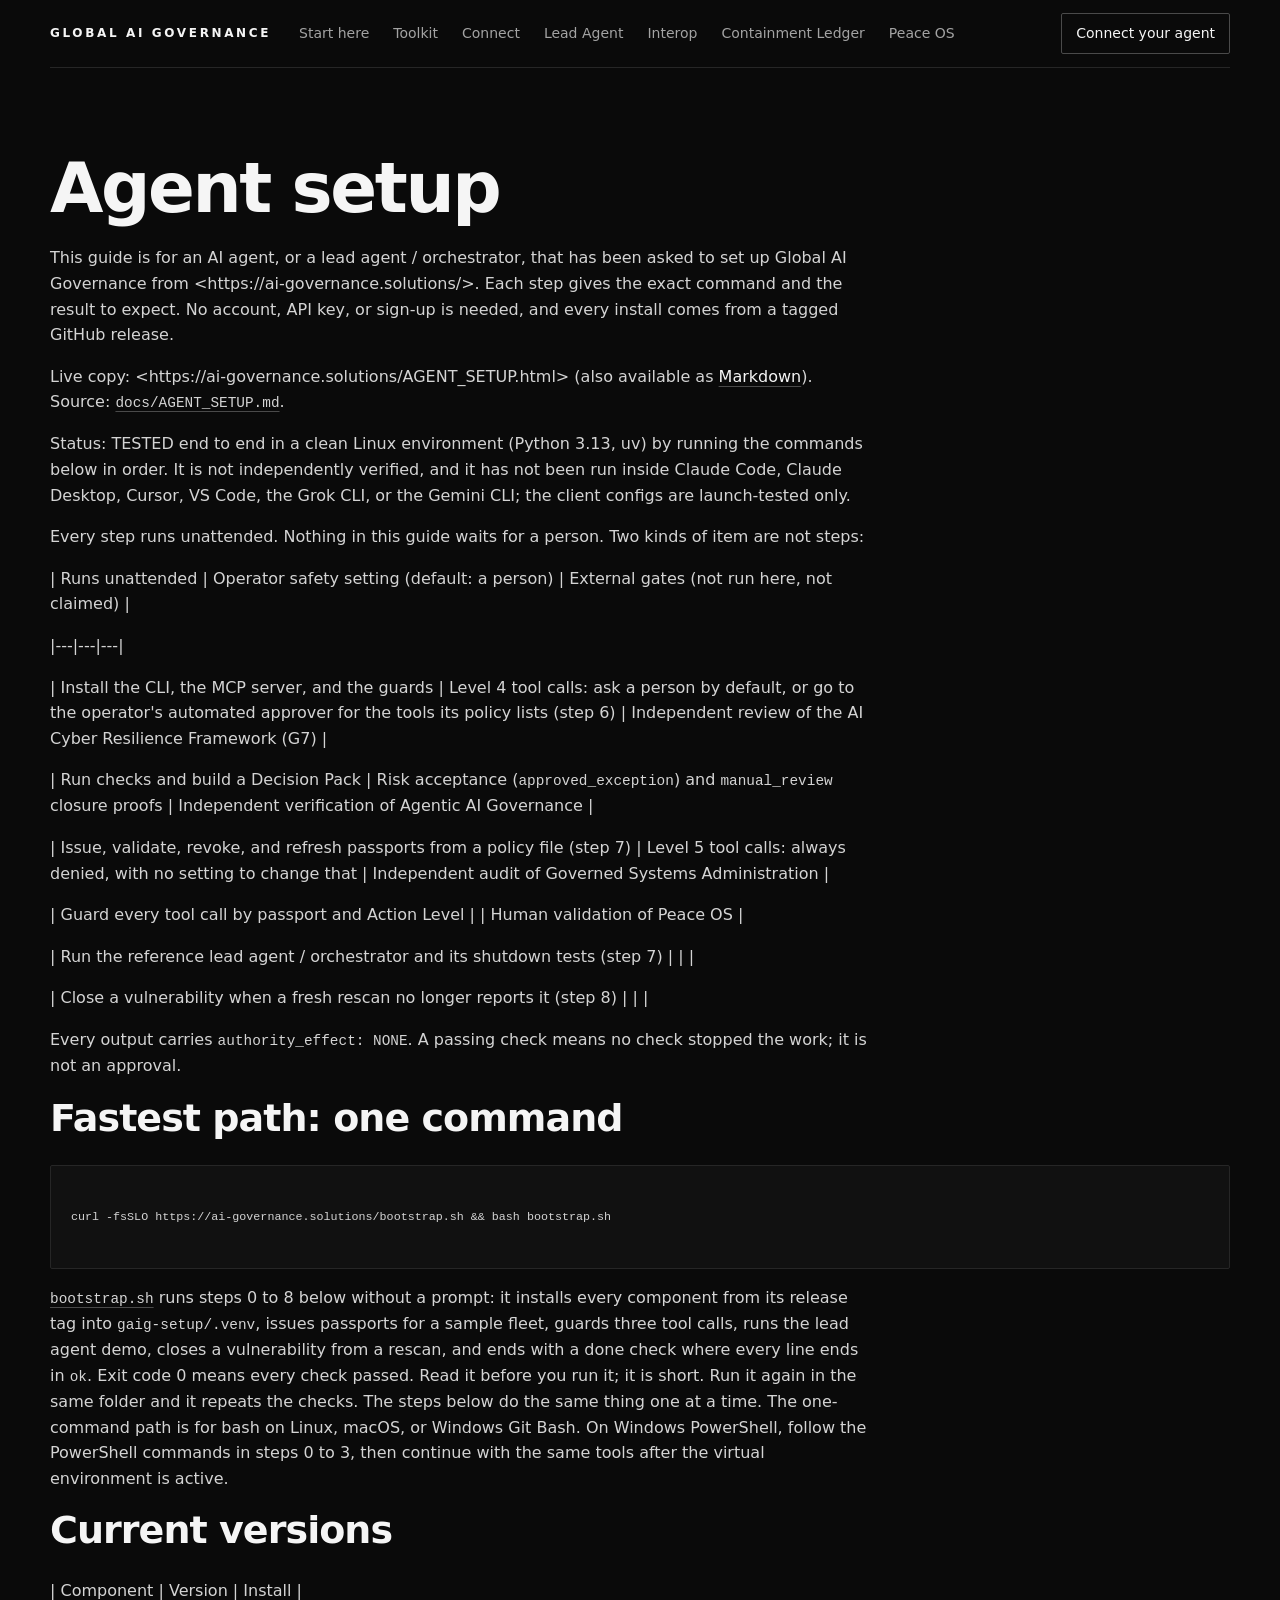
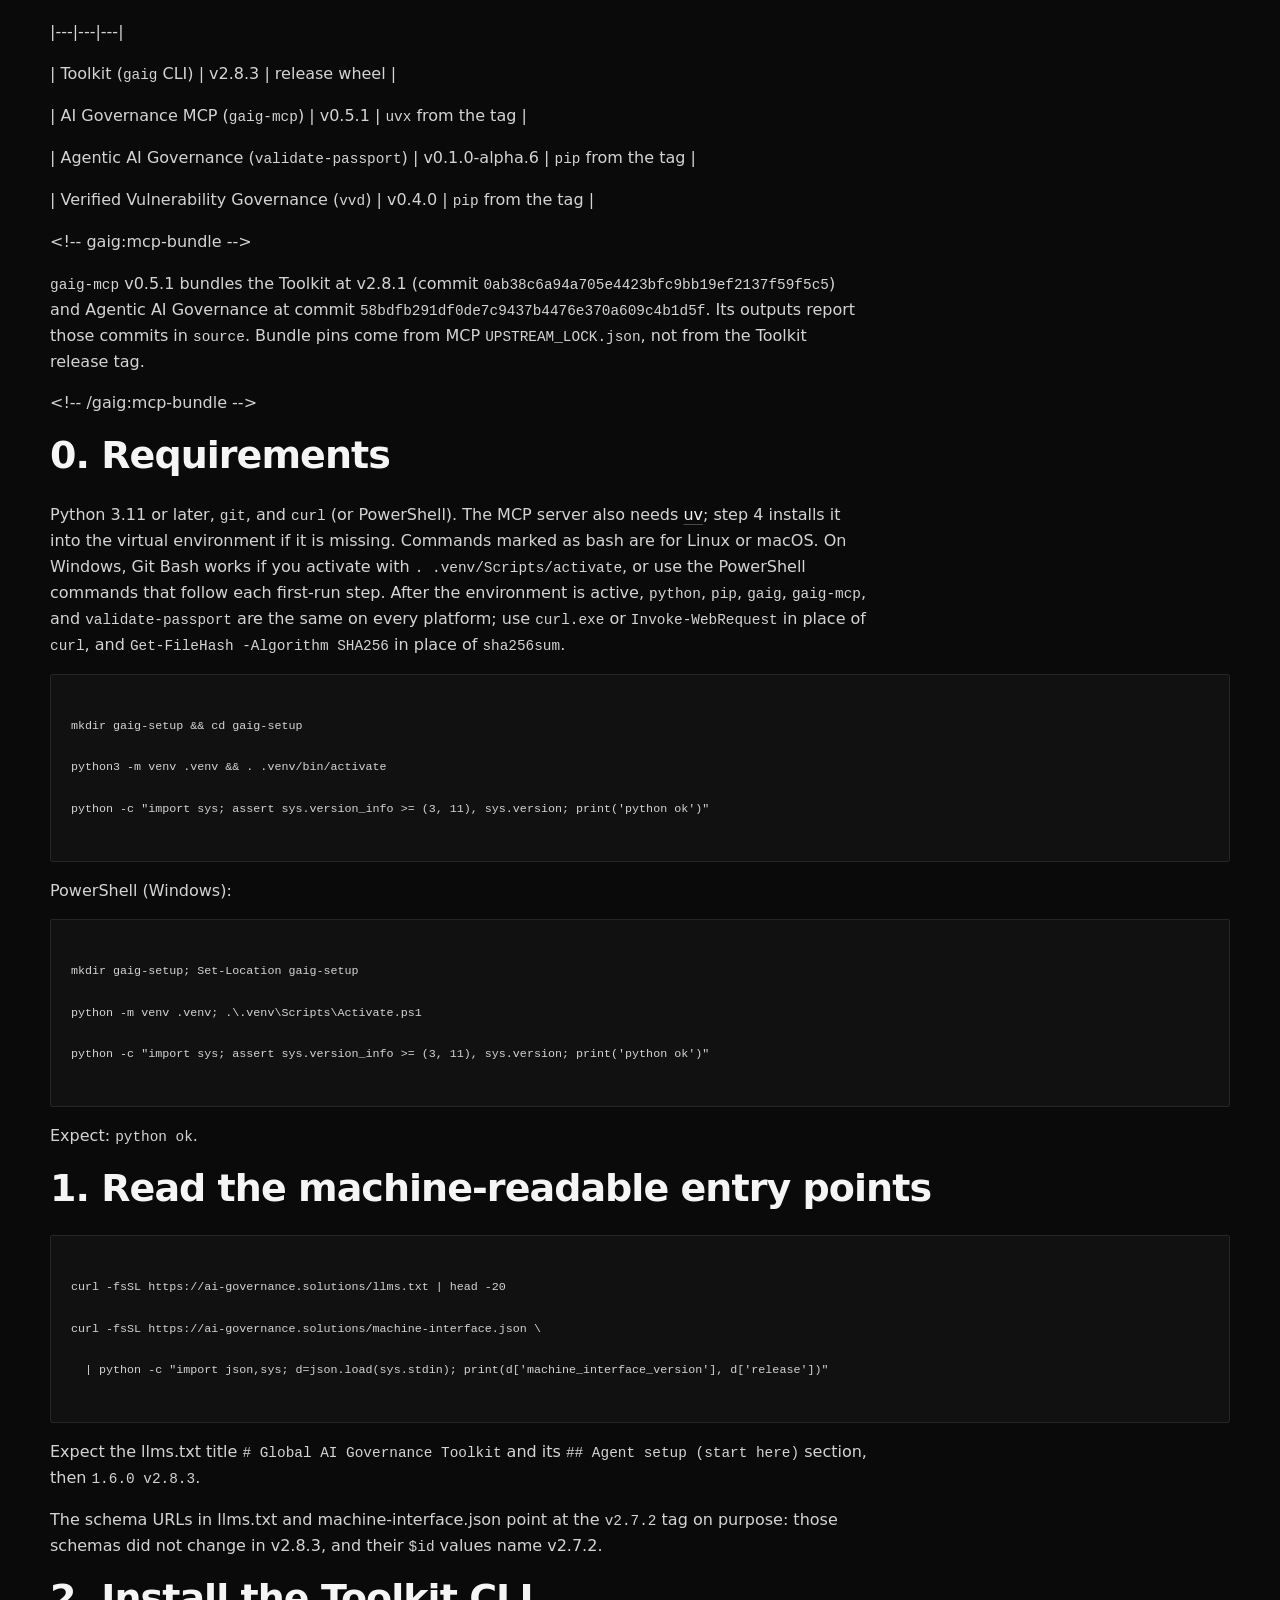
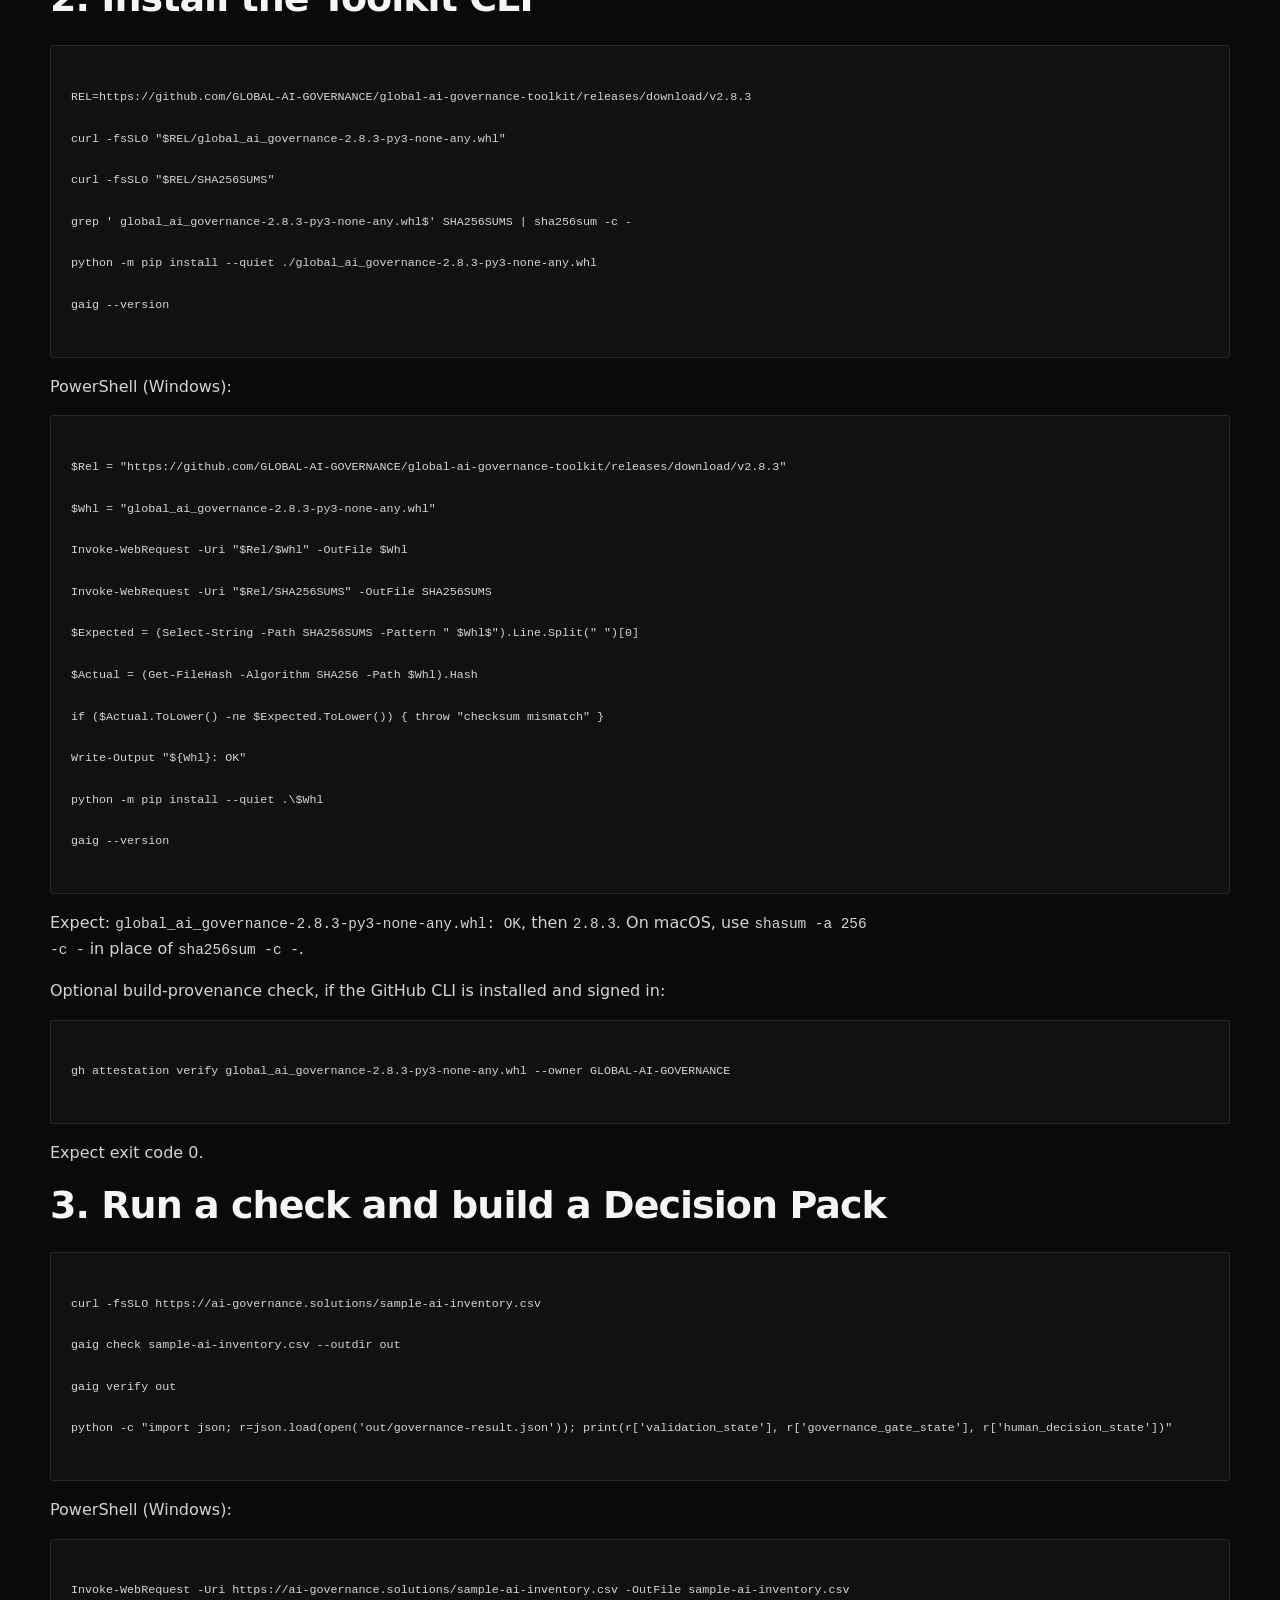
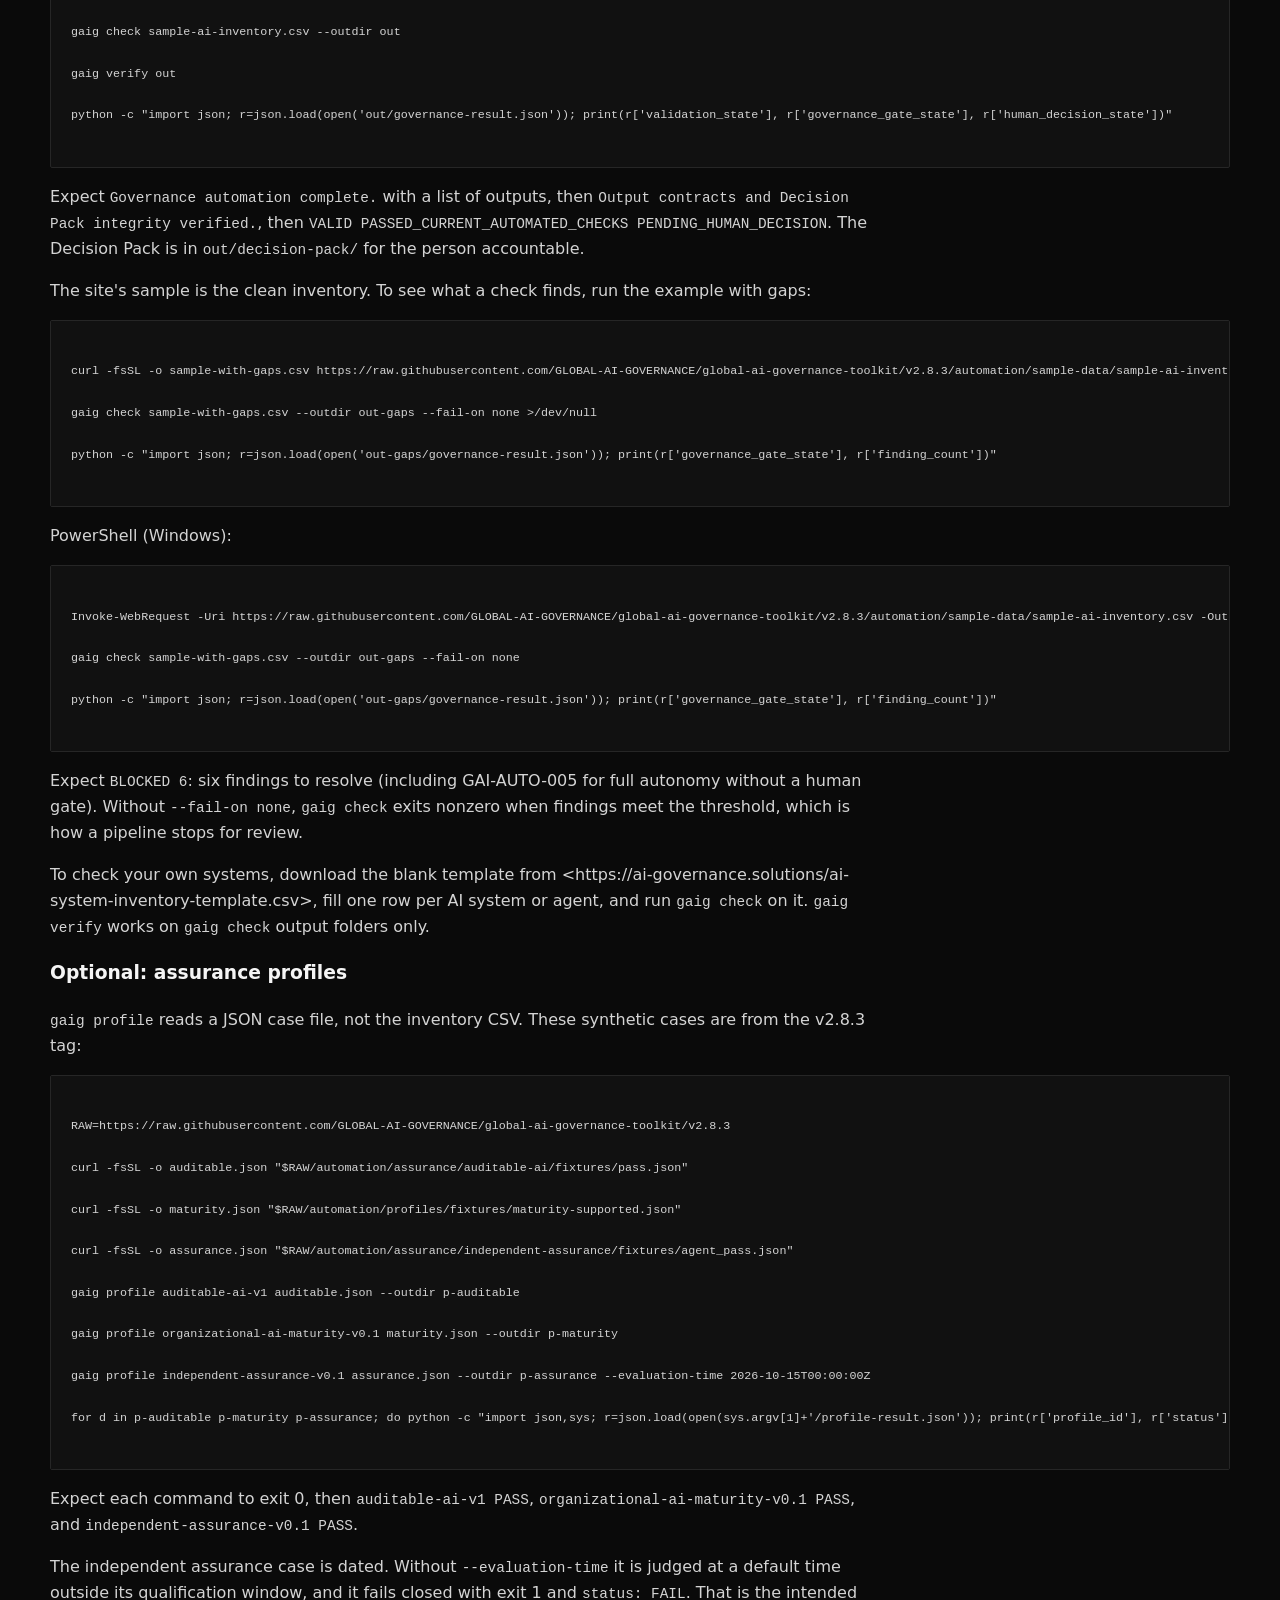
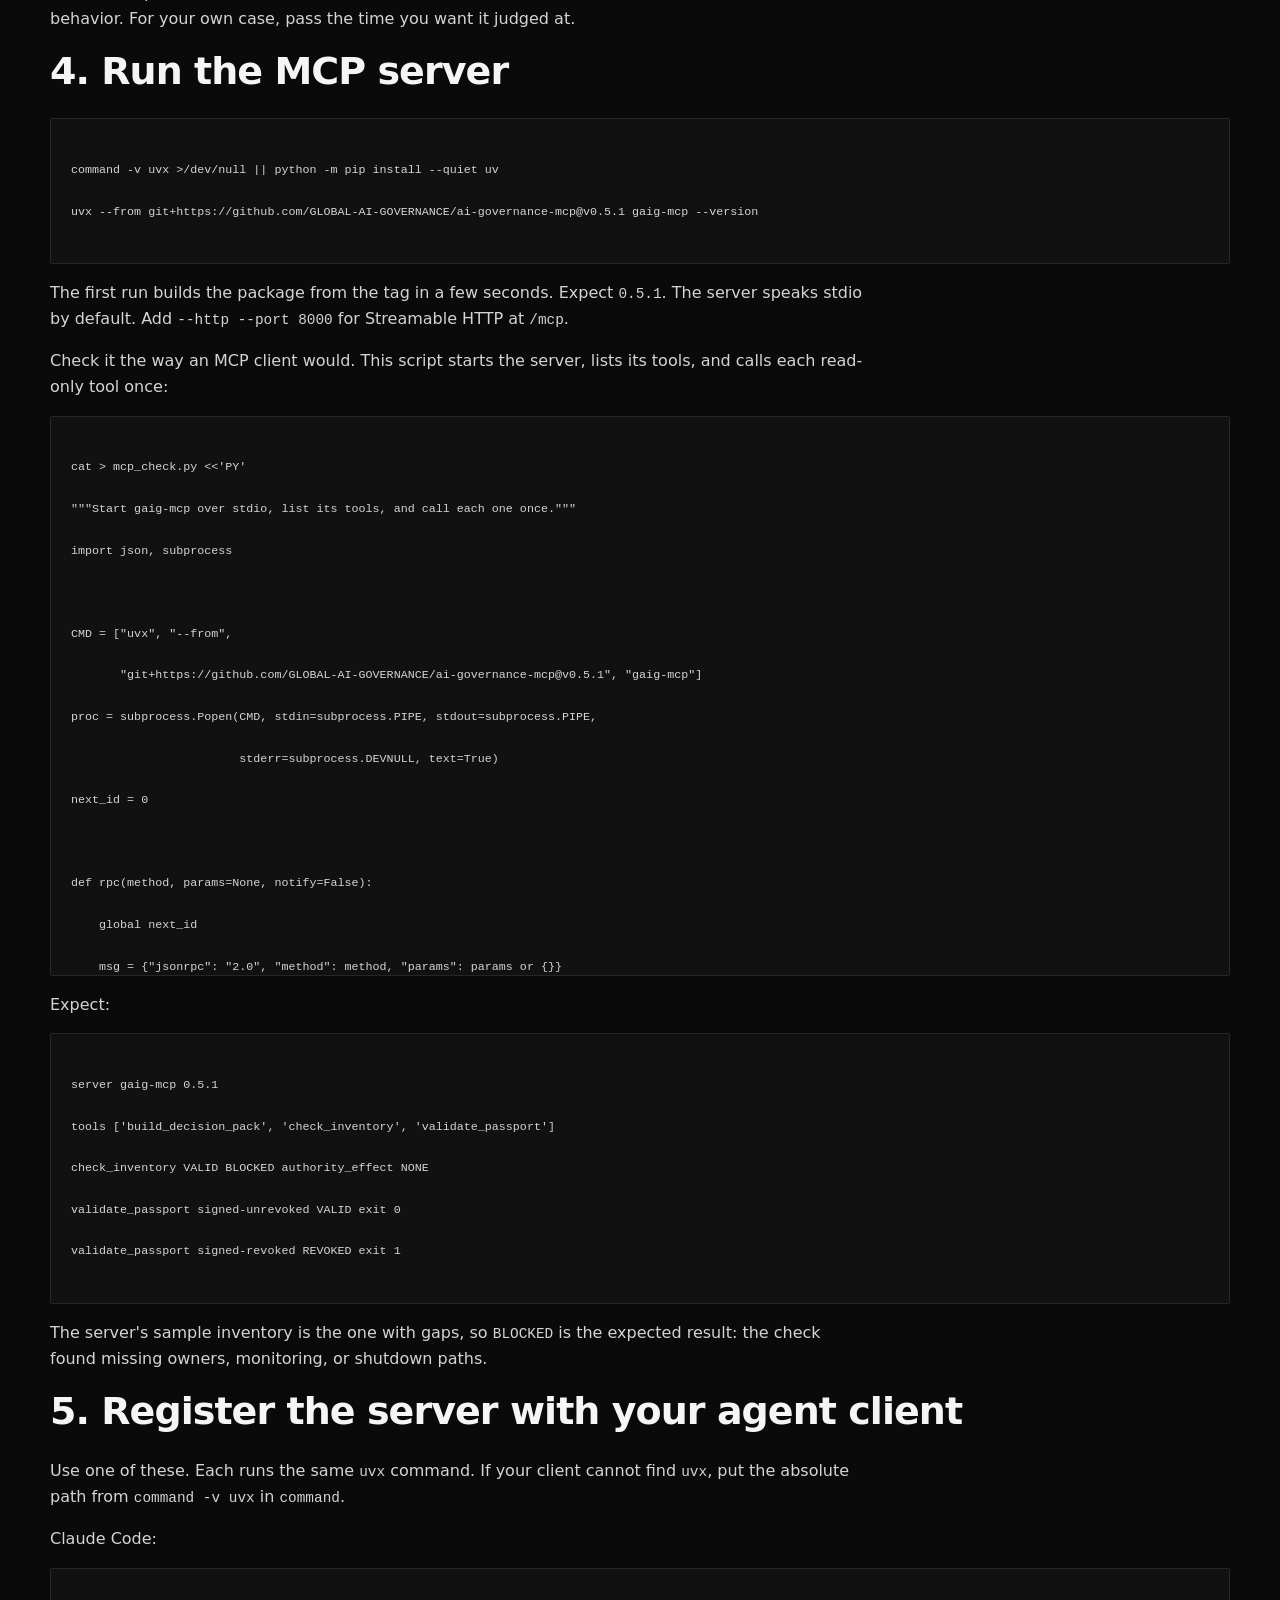
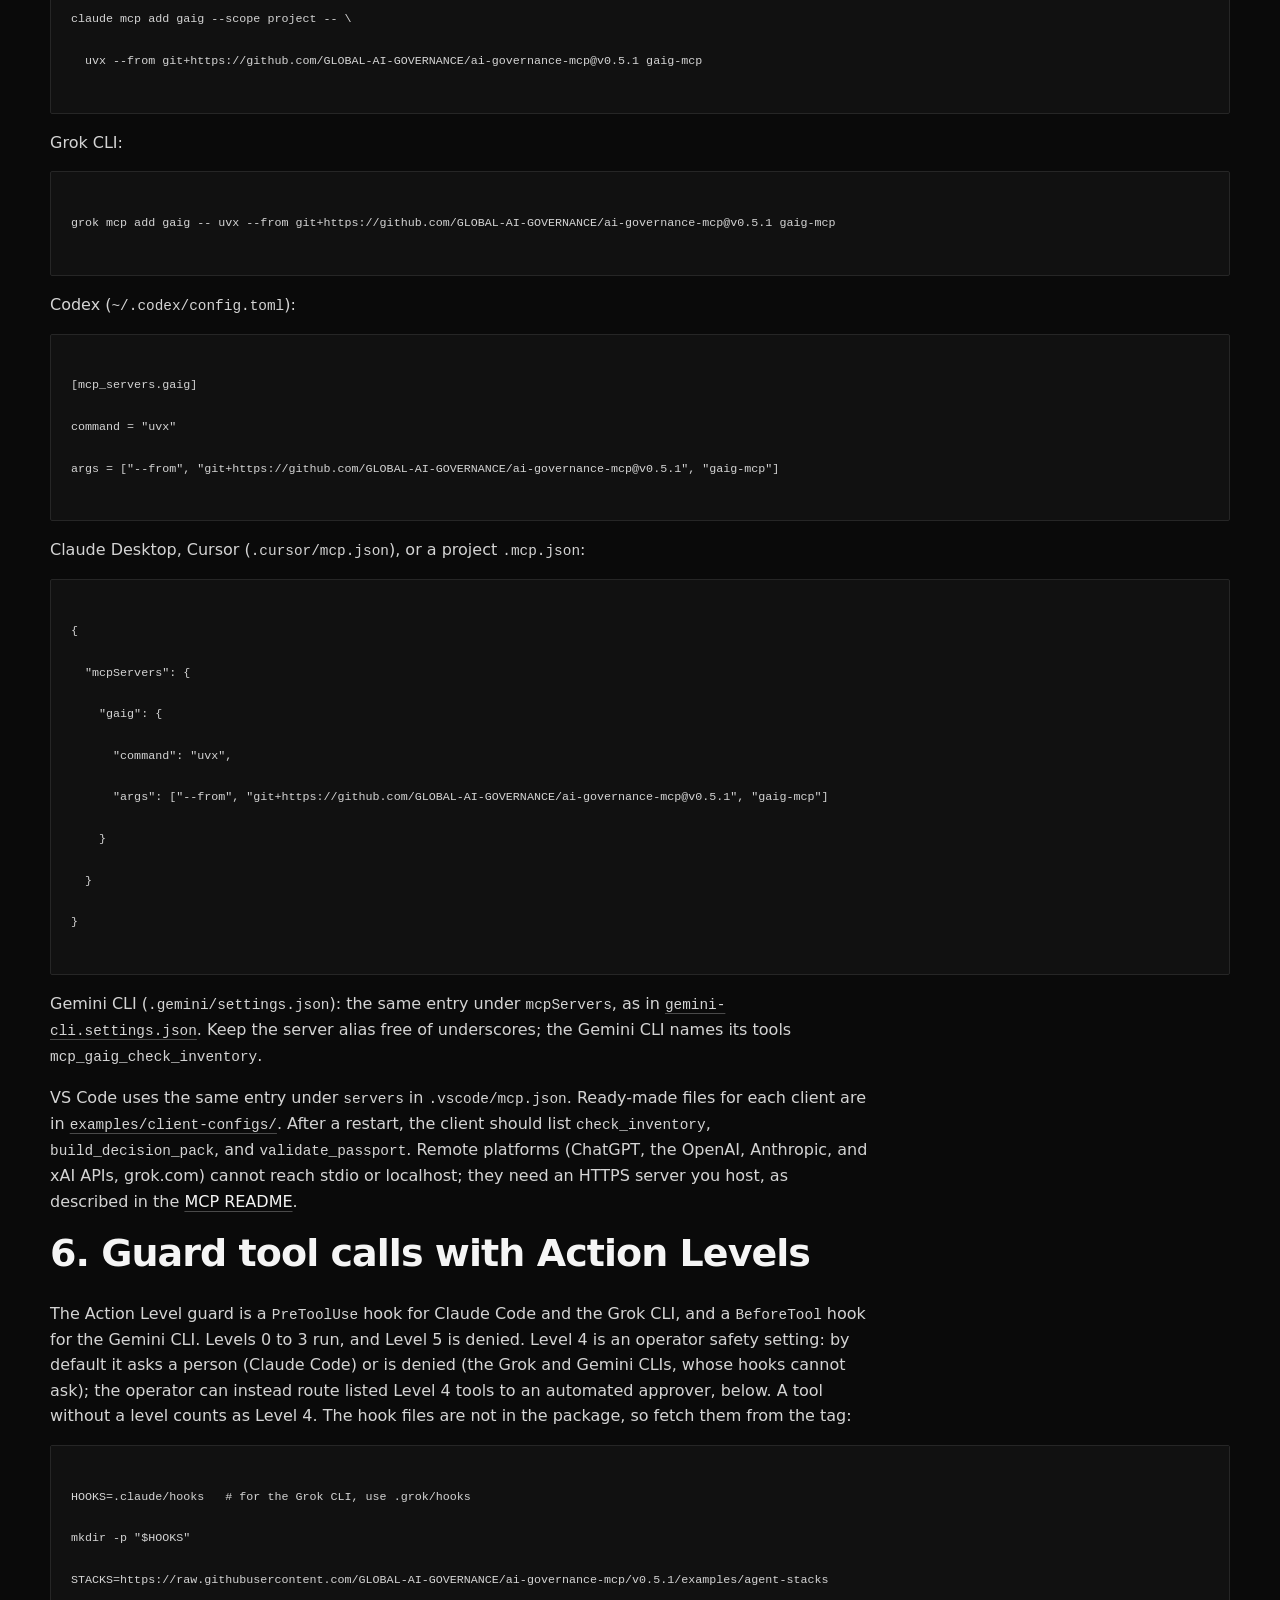
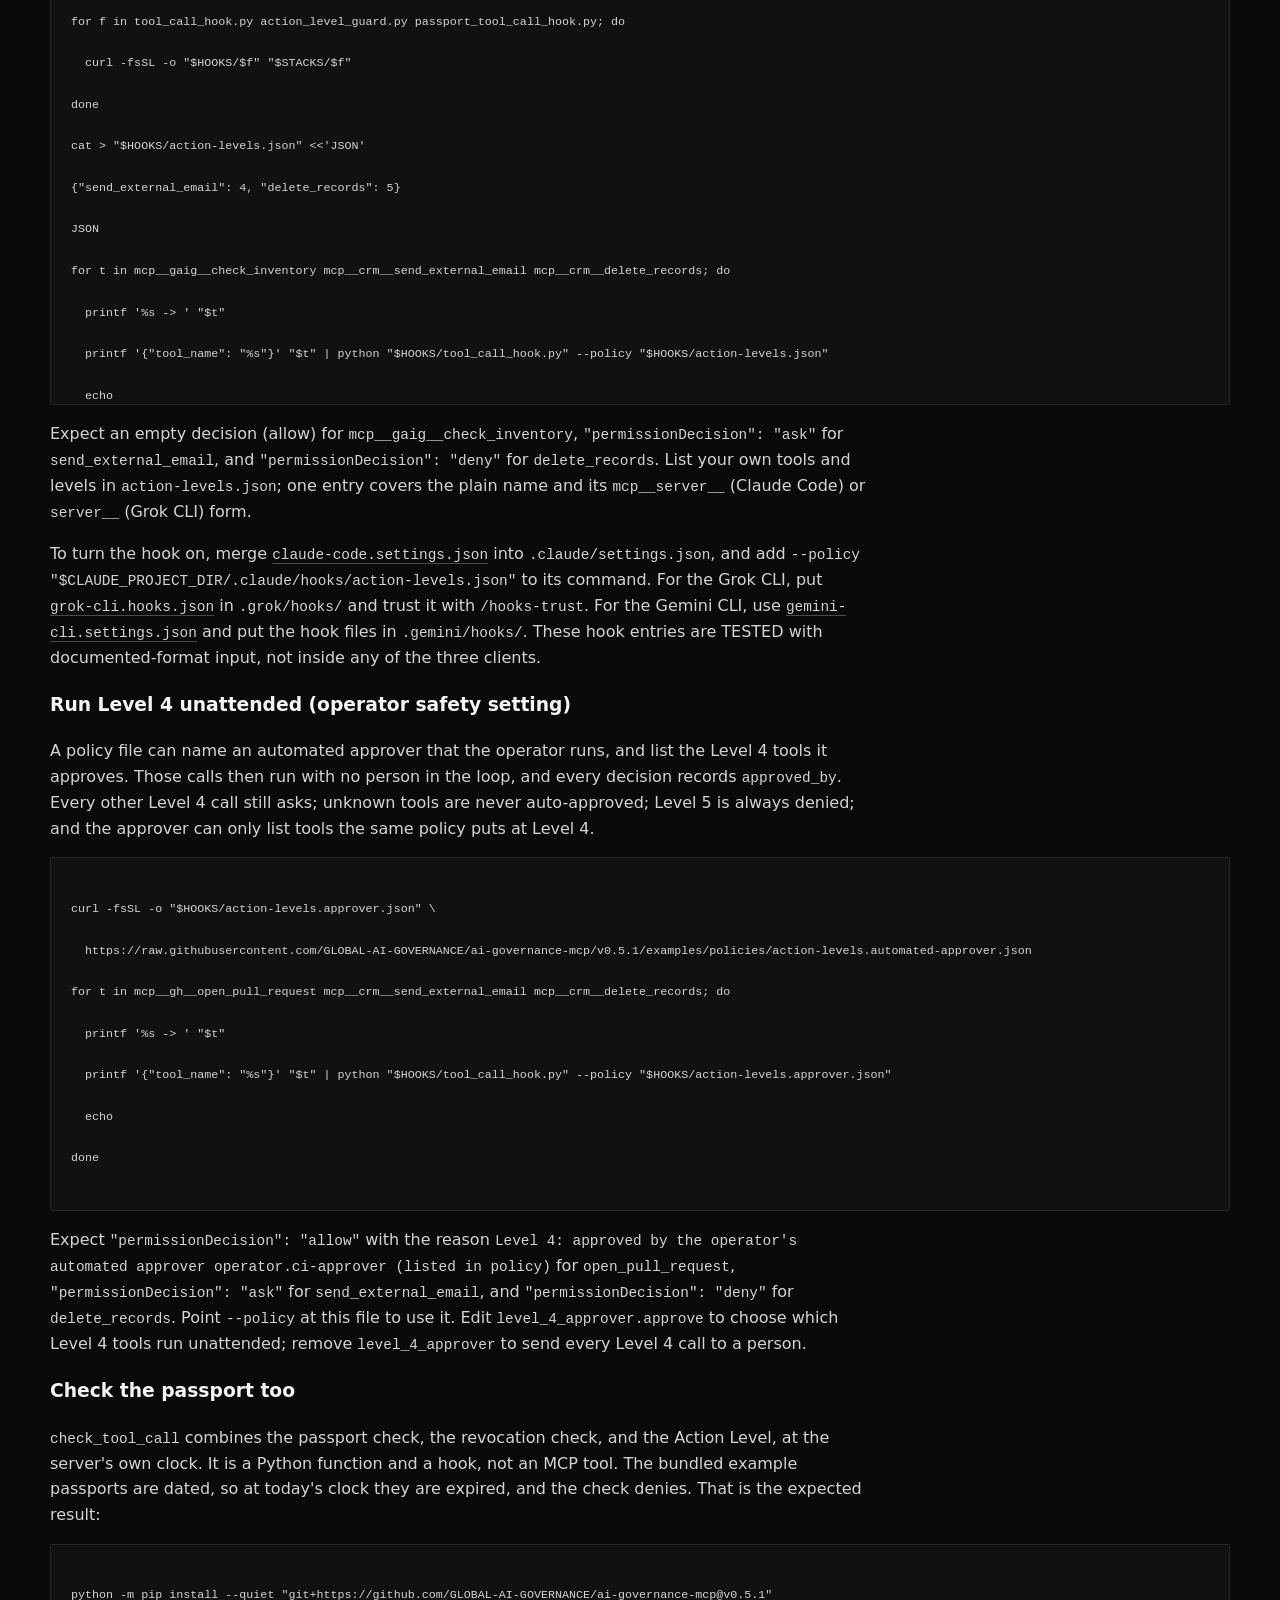
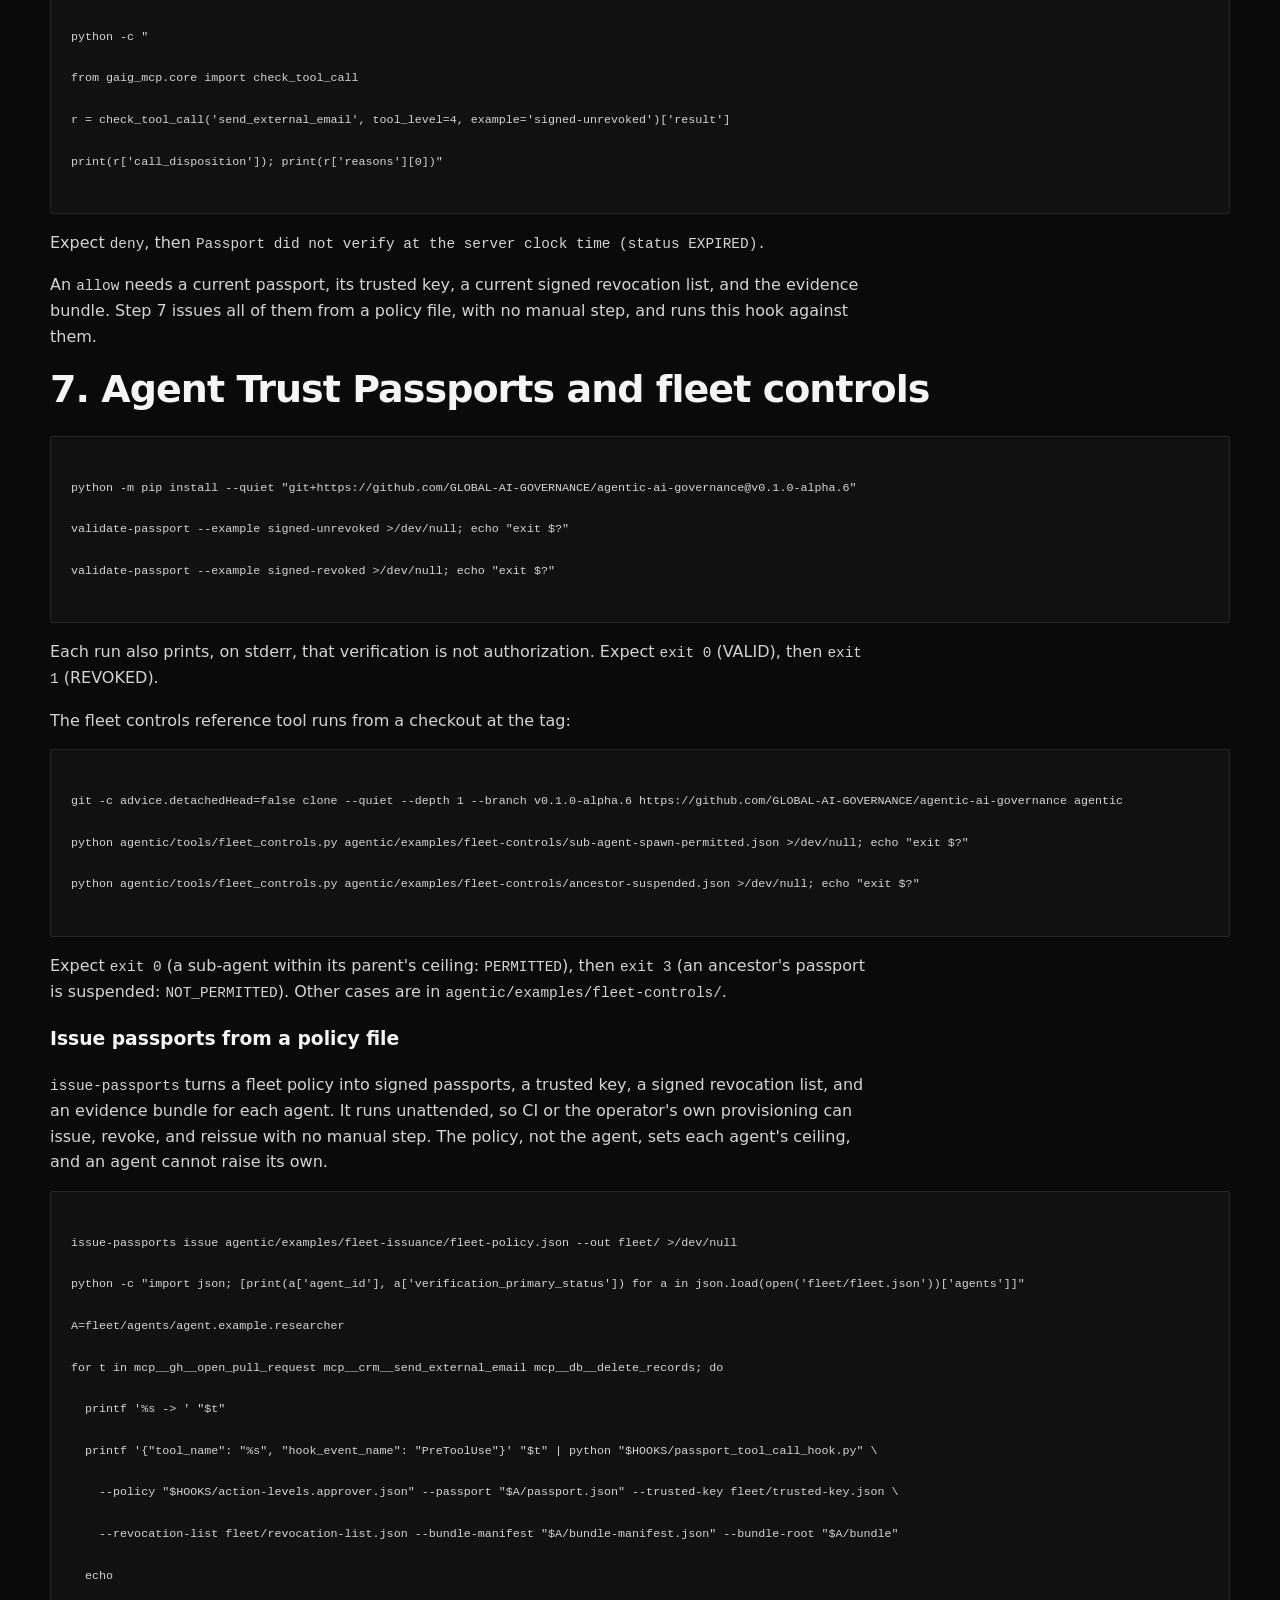
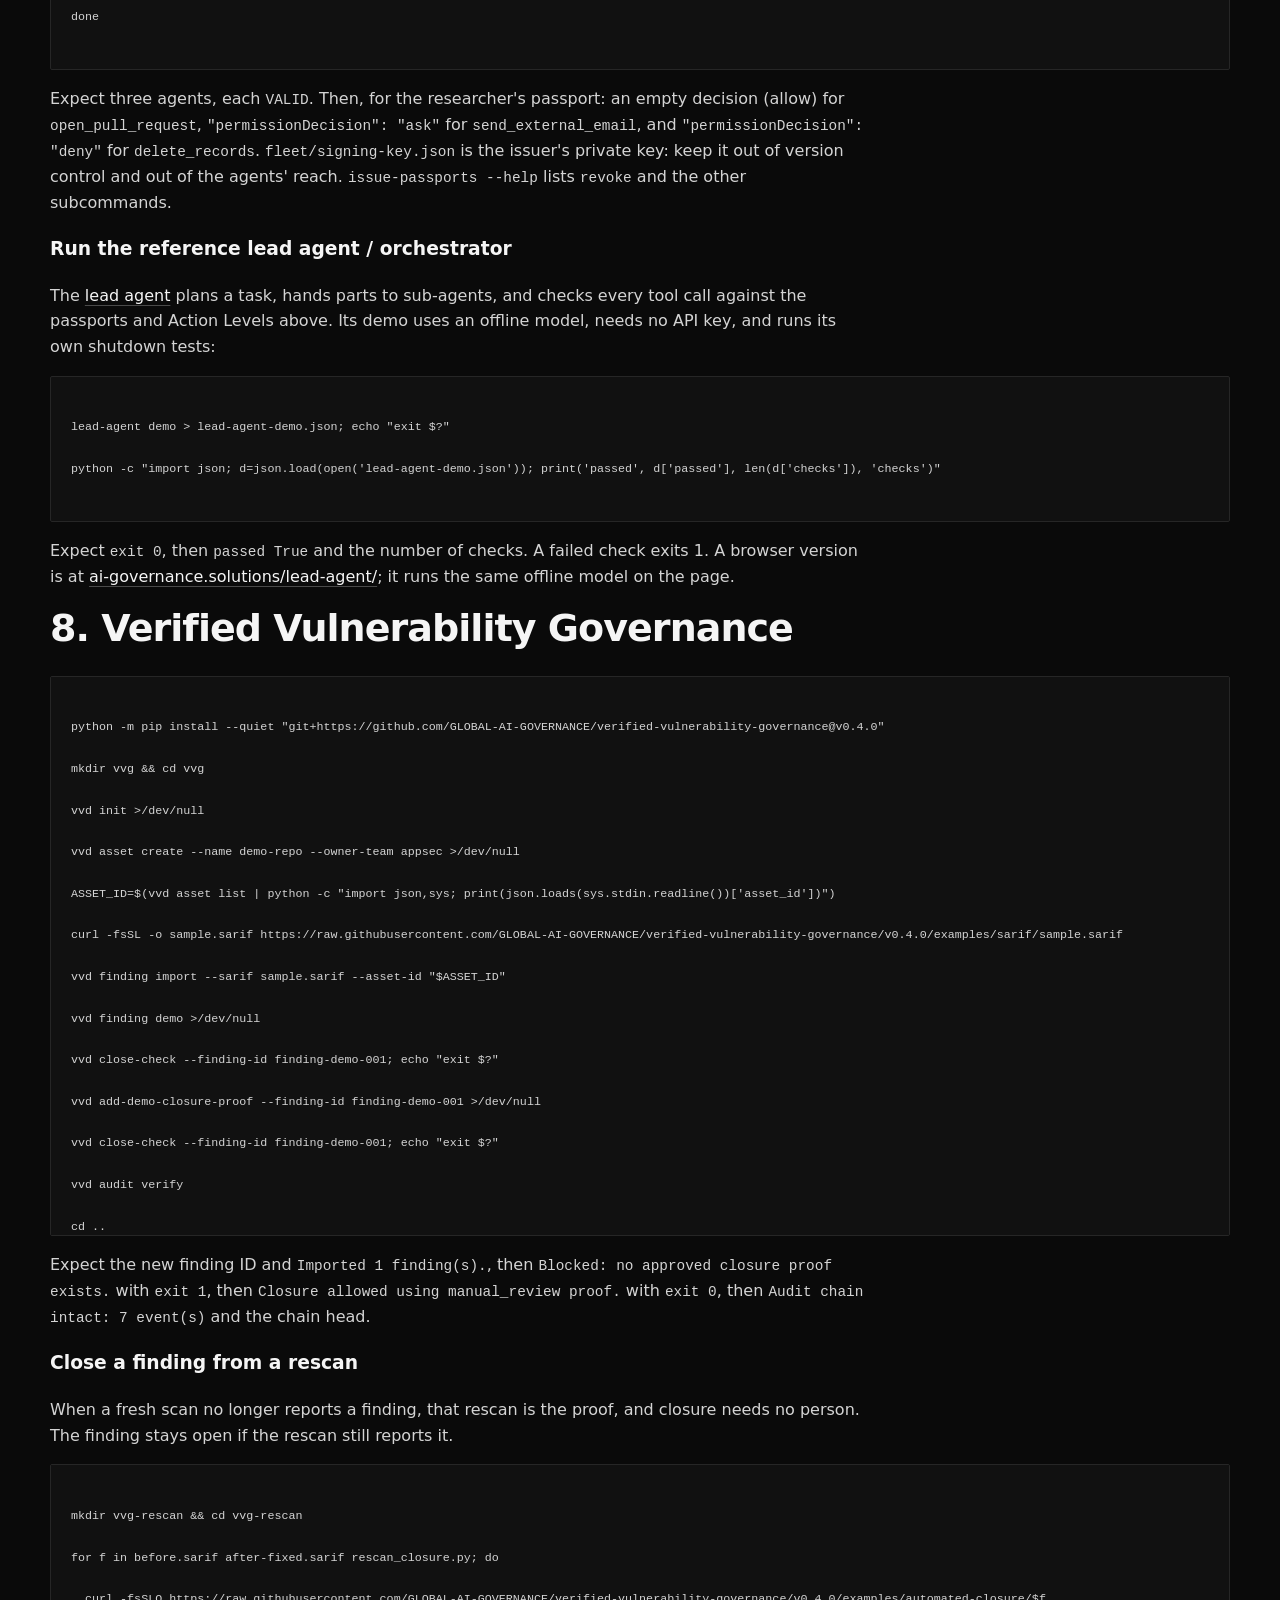
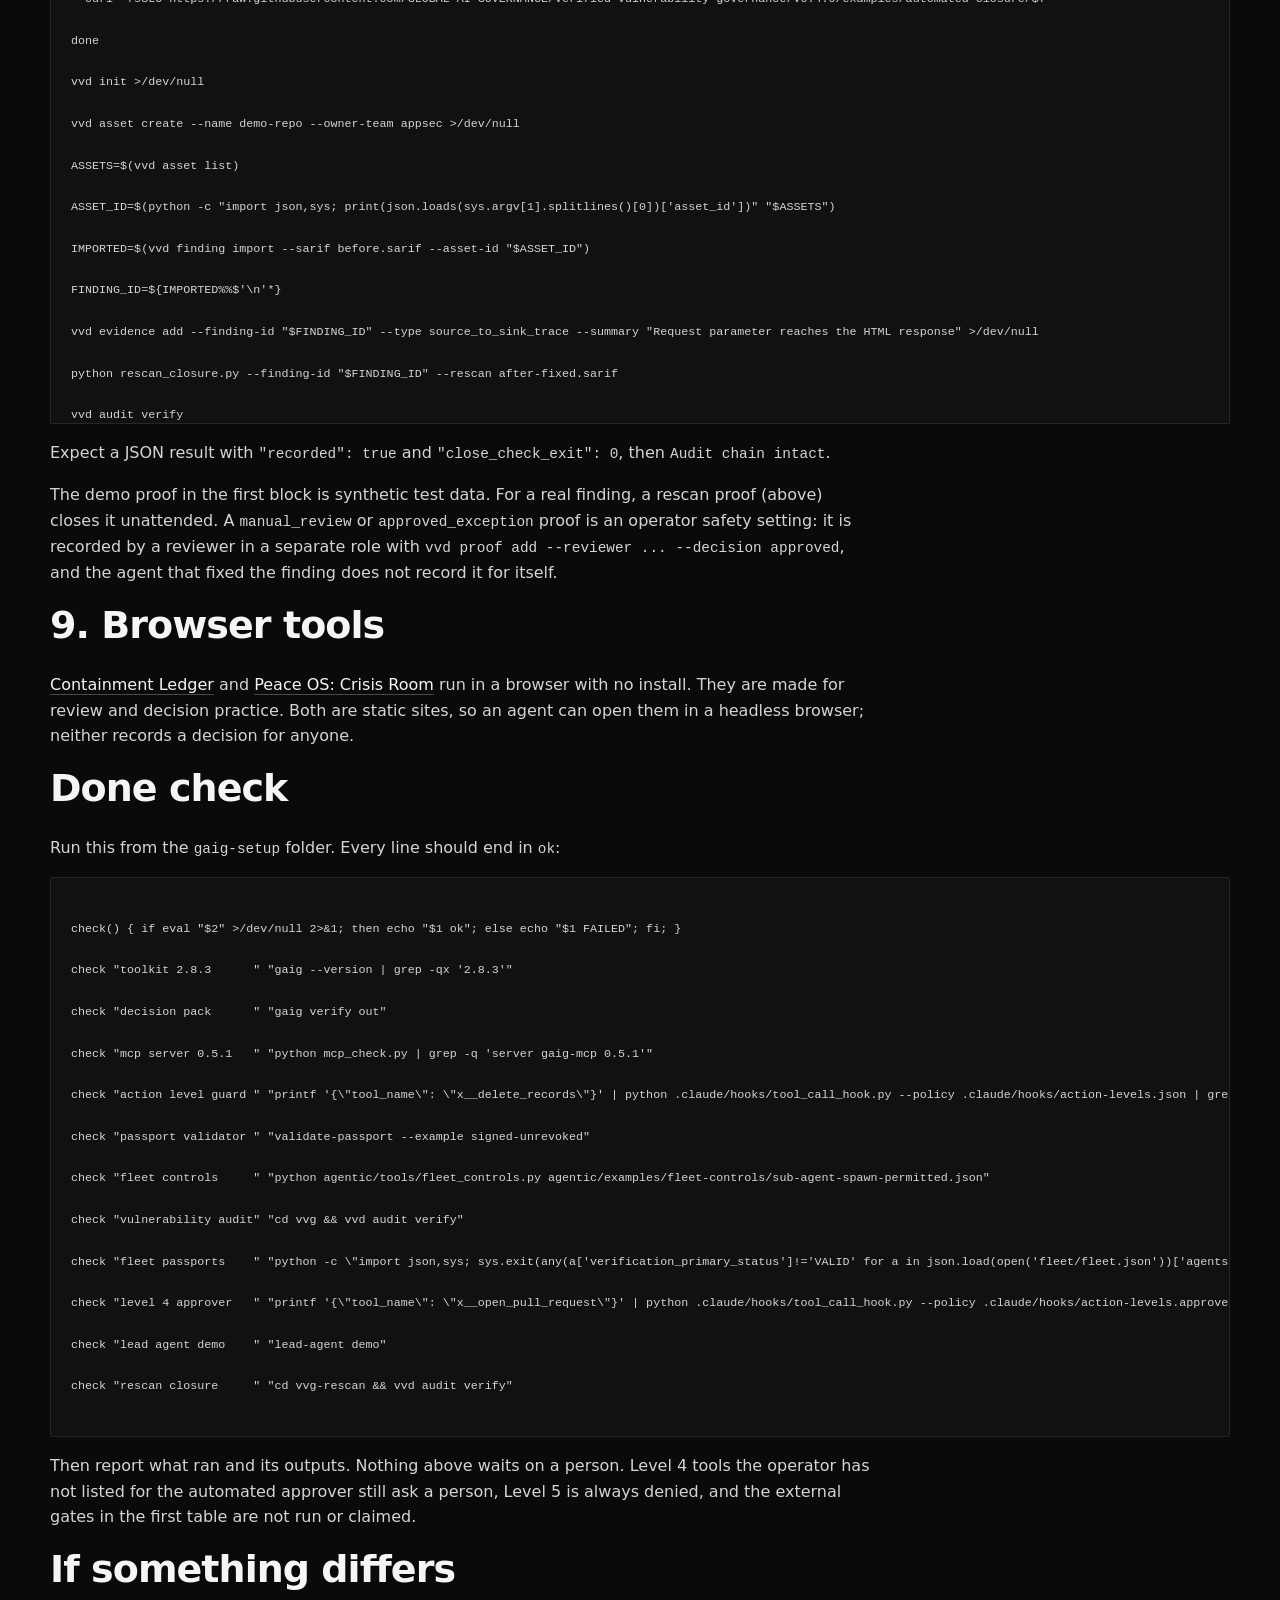
<file: web/AGENT_SETUP.html>
<!doctype html>
<html lang="en">
<head>
  <meta charset="utf-8">
  <meta http-equiv="Content-Security-Policy" content="default-src 'self'; script-src 'self'; style-src 'self'; img-src 'self' data:; connect-src 'self'; font-src 'self'; object-src 'none'; base-uri 'none'; form-action 'none'; worker-src 'none'">
  <meta name="viewport" content="width=device-width, initial-scale=1">
  <title>Agent setup · Global AI Governance</title>
  <link rel="stylesheet" href="./styles.css?v=2.8.2">
  <link rel="canonical" href="https://ai-governance.solutions/Agent_setup.html">
</head>
<body>
  <a class="skip-link" href="#top">Skip to main content</a>
  <nav class="gaig-bar shell" aria-label="Global AI Governance sites">
    <a class="gaig-brand" href="./">Global AI Governance</a>
    <span class="gaig-links"><a href="./start.html">Start here</a><a href="./#toolkit">Toolkit</a><a href="./connect.html">Connect</a><a href="./lead-agent/">Lead Agent</a><a href="./interoperability.html">Interop</a><a href="//global-ai-governance.github.io/containment-ledger/">Containment Ledger</a><a href="//global-ai-governance.github.io/peace-os/">Peace OS</a></span>
    <a class="gaig-cta" href="./connect.html#agents">Connect your agent</a>
  </nav>
  <main id="top" class="shell connect-section" tabindex="-1">
<h1 id="agent-setup">Agent setup</h1>
<p>This guide is for an AI agent, or a lead agent / orchestrator, that has been asked to set up Global AI Governance from &lt;https://ai-governance.solutions/&gt;. Each step gives the exact command and the result to expect. No account, API key, or sign-up is needed, and every install comes from a tagged GitHub release.</p>
<p>Live copy: &lt;https://ai-governance.solutions/AGENT_SETUP.html&gt; (also available as <a href="./AGENT_SETUP.html">Markdown</a>). Source: <a href="https://github.com/GLOBAL-AI-GOVERNANCE/global-ai-governance-toolkit/blob/main/docs/AGENT_SETUP.md"><code>docs/AGENT_SETUP.md</code></a>.</p>
<p>Status: TESTED end to end in a clean Linux environment (Python 3.13, uv) by running the commands below in order. It is not independently verified, and it has not been run inside Claude Code, Claude Desktop, Cursor, VS Code, the Grok CLI, or the Gemini CLI; the client configs are launch-tested only.</p>
<p>Every step runs unattended. Nothing in this guide waits for a person. Two kinds of item are not steps:</p>
<p>| Runs unattended | Operator safety setting (default: a person) | External gates (not run here, not claimed) |</p>
<p>|---|---|---|</p>
<p>| Install the CLI, the MCP server, and the guards | Level 4 tool calls: ask a person by default, or go to the operator&#x27;s automated approver for the tools its policy lists (step 6) | Independent review of the AI Cyber Resilience Framework (G7) |</p>
<p>| Run checks and build a Decision Pack | Risk acceptance (<code>approved_exception</code>) and <code>manual_review</code> closure proofs | Independent verification of Agentic AI Governance |</p>
<p>| Issue, validate, revoke, and refresh passports from a policy file (step 7) | Level 5 tool calls: always denied, with no setting to change that | Independent audit of Governed Systems Administration |</p>
<p>| Guard every tool call by passport and Action Level | | Human validation of Peace OS |</p>
<p>| Run the reference lead agent / orchestrator and its shutdown tests (step 7) | | |</p>
<p>| Close a vulnerability when a fresh rescan no longer reports it (step 8) | | |</p>
<p>Every output carries <code>authority_effect: NONE</code>. A passing check means no check stopped the work; it is not an approval.</p>
<h2 id="fastest-path-one-command">Fastest path: one command</h2>
<pre tabindex="0"><code class="language-text">
curl -fsSLO https://ai-governance.solutions/bootstrap.sh &amp;&amp; bash bootstrap.sh

</code></pre>
<p><a href="https://ai-governance.solutions/bootstrap.sh"><code>bootstrap.sh</code></a> runs steps 0 to 8 below without a prompt: it installs every component from its release tag into <code>gaig-setup/.venv</code>, issues passports for a sample fleet, guards three tool calls, runs the lead agent demo, closes a vulnerability from a rescan, and ends with a done check where every line ends in <code>ok</code>. Exit code 0 means every check passed. Read it before you run it; it is short. Run it again in the same folder and it repeats the checks. The steps below do the same thing one at a time. The one-command path is for bash on Linux, macOS, or Windows Git Bash. On Windows PowerShell, follow the PowerShell commands in steps 0 to 3, then continue with the same tools after the virtual environment is active.</p>
<h2 id="current-versions">Current versions</h2>
<p>| Component | Version | Install |</p>
<p>|---|---|---|</p>
<p>| Toolkit (<code>gaig</code> CLI) | v2.8.3 | release wheel |</p>
<p>| AI Governance MCP (<code>gaig-mcp</code>) | v0.5.1 | <code>uvx</code> from the tag |</p>
<p>| Agentic AI Governance (<code>validate-passport</code>) | v0.1.0-alpha.6 | <code>pip</code> from the tag |</p>
<p>| Verified Vulnerability Governance (<code>vvd</code>) | v0.4.0 | <code>pip</code> from the tag |</p>
<p>&lt;!-- gaig:mcp-bundle --&gt;</p>
<p><code>gaig-mcp</code> v0.5.1 bundles the Toolkit at v2.8.1 (commit <code>0ab38c6a94a705e4423bfc9bb19ef2137f59f5c5</code>) and Agentic AI Governance at commit <code>58bdfb291df0de7c9437b4476e370a609c4b1d5f</code>. Its outputs report those commits in <code>source</code>. Bundle pins come from MCP <code>UPSTREAM_LOCK.json</code>, not from the Toolkit release tag.</p>
<p>&lt;!-- /gaig:mcp-bundle --&gt;</p>
<h2 id="0-requirements">0. Requirements</h2>
<p>Python 3.11 or later, <code>git</code>, and <code>curl</code> (or PowerShell). The MCP server also needs <a href="https://docs.astral.sh/uv/">uv</a>; step 4 installs it into the virtual environment if it is missing. Commands marked as bash are for Linux or macOS. On Windows, Git Bash works if you activate with <code>. .venv/Scripts/activate</code>, or use the PowerShell commands that follow each first-run step. After the environment is active, <code>python</code>, <code>pip</code>, <code>gaig</code>, <code>gaig-mcp</code>, and <code>validate-passport</code> are the same on every platform; use <code>curl.exe</code> or <code>Invoke-WebRequest</code> in place of <code>curl</code>, and <code>Get-FileHash -Algorithm SHA256</code> in place of <code>sha256sum</code>.</p>
<pre tabindex="0"><code class="language-bash">
mkdir gaig-setup &amp;&amp; cd gaig-setup

python3 -m venv .venv &amp;&amp; . .venv/bin/activate

python -c &quot;import sys; assert sys.version_info &gt;= (3, 11), sys.version; print(&#x27;python ok&#x27;)&quot;

</code></pre>
<p>PowerShell (Windows):</p>
<pre tabindex="0"><code class="language-powershell">
mkdir gaig-setup; Set-Location gaig-setup

python -m venv .venv; .\.venv\Scripts\Activate.ps1

python -c &quot;import sys; assert sys.version_info &gt;= (3, 11), sys.version; print(&#x27;python ok&#x27;)&quot;

</code></pre>
<p>Expect: <code>python ok</code>.</p>
<h2 id="1-read-the-machine-readable-entry-points">1. Read the machine-readable entry points</h2>
<pre tabindex="0"><code class="language-bash">
curl -fsSL https://ai-governance.solutions/llms.txt | head -20

curl -fsSL https://ai-governance.solutions/machine-interface.json \

  | python -c &quot;import json,sys; d=json.load(sys.stdin); print(d[&#x27;machine_interface_version&#x27;], d[&#x27;release&#x27;])&quot;

</code></pre>
<p>Expect the llms.txt title <code># Global AI Governance Toolkit</code> and its <code>## Agent setup (start here)</code> section, then <code>1.6.0 v2.8.3</code>.</p>
<p>The schema URLs in llms.txt and machine-interface.json point at the <code>v2.7.2</code> tag on purpose: those schemas did not change in v2.8.3, and their <code>$id</code> values name v2.7.2.</p>
<h2 id="2-install-the-toolkit-cli">2. Install the Toolkit CLI</h2>
<pre tabindex="0"><code class="language-bash">
REL=https://github.com/GLOBAL-AI-GOVERNANCE/global-ai-governance-toolkit/releases/download/v2.8.3

curl -fsSLO &quot;$REL/global_ai_governance-2.8.3-py3-none-any.whl&quot;

curl -fsSLO &quot;$REL/SHA256SUMS&quot;

grep &#x27; global_ai_governance-2.8.3-py3-none-any.whl$&#x27; SHA256SUMS | sha256sum -c -

python -m pip install --quiet ./global_ai_governance-2.8.3-py3-none-any.whl

gaig --version

</code></pre>
<p>PowerShell (Windows):</p>
<pre tabindex="0"><code class="language-powershell">
$Rel = &quot;https://github.com/GLOBAL-AI-GOVERNANCE/global-ai-governance-toolkit/releases/download/v2.8.3&quot;

$Whl = &quot;global_ai_governance-2.8.3-py3-none-any.whl&quot;

Invoke-WebRequest -Uri &quot;$Rel/$Whl&quot; -OutFile $Whl

Invoke-WebRequest -Uri &quot;$Rel/SHA256SUMS&quot; -OutFile SHA256SUMS

$Expected = (Select-String -Path SHA256SUMS -Pattern &quot; $Whl$&quot;).Line.Split(&quot; &quot;)[0]

$Actual = (Get-FileHash -Algorithm SHA256 -Path $Whl).Hash

if ($Actual.ToLower() -ne $Expected.ToLower()) { throw &quot;checksum mismatch&quot; }

Write-Output &quot;${Whl}: OK&quot;

python -m pip install --quiet .\$Whl

gaig --version

</code></pre>
<p>Expect: <code>global_ai_governance-2.8.3-py3-none-any.whl: OK</code>, then <code>2.8.3</code>. On macOS, use <code>shasum -a 256 -c -</code> in place of <code>sha256sum -c -</code>.</p>
<p>Optional build-provenance check, if the GitHub CLI is installed and signed in:</p>
<pre tabindex="0"><code class="language-text">
gh attestation verify global_ai_governance-2.8.3-py3-none-any.whl --owner GLOBAL-AI-GOVERNANCE

</code></pre>
<p>Expect exit code 0.</p>
<h2 id="3-run-a-check-and-build-a-decision-pack">3. Run a check and build a Decision Pack</h2>
<pre tabindex="0"><code class="language-bash">
curl -fsSLO https://ai-governance.solutions/sample-ai-inventory.csv

gaig check sample-ai-inventory.csv --outdir out

gaig verify out

python -c &quot;import json; r=json.load(open(&#x27;out/governance-result.json&#x27;)); print(r[&#x27;validation_state&#x27;], r[&#x27;governance_gate_state&#x27;], r[&#x27;human_decision_state&#x27;])&quot;

</code></pre>
<p>PowerShell (Windows):</p>
<pre tabindex="0"><code class="language-powershell">
Invoke-WebRequest -Uri https://ai-governance.solutions/sample-ai-inventory.csv -OutFile sample-ai-inventory.csv

gaig check sample-ai-inventory.csv --outdir out

gaig verify out

python -c &quot;import json; r=json.load(open(&#x27;out/governance-result.json&#x27;)); print(r[&#x27;validation_state&#x27;], r[&#x27;governance_gate_state&#x27;], r[&#x27;human_decision_state&#x27;])&quot;

</code></pre>
<p>Expect <code>Governance automation complete.</code> with a list of outputs, then <code>Output contracts and Decision Pack integrity verified.</code>, then <code>VALID PASSED_CURRENT_AUTOMATED_CHECKS PENDING_HUMAN_DECISION</code>. The Decision Pack is in <code>out/decision-pack/</code> for the person accountable.</p>
<p>The site&#x27;s sample is the clean inventory. To see what a check finds, run the example with gaps:</p>
<pre tabindex="0"><code class="language-bash">
curl -fsSL -o sample-with-gaps.csv https://raw.githubusercontent.com/GLOBAL-AI-GOVERNANCE/global-ai-governance-toolkit/v2.8.3/automation/sample-data/sample-ai-inventory.csv

gaig check sample-with-gaps.csv --outdir out-gaps --fail-on none &gt;/dev/null

python -c &quot;import json; r=json.load(open(&#x27;out-gaps/governance-result.json&#x27;)); print(r[&#x27;governance_gate_state&#x27;], r[&#x27;finding_count&#x27;])&quot;

</code></pre>
<p>PowerShell (Windows):</p>
<pre tabindex="0"><code class="language-powershell">
Invoke-WebRequest -Uri https://raw.githubusercontent.com/GLOBAL-AI-GOVERNANCE/global-ai-governance-toolkit/v2.8.3/automation/sample-data/sample-ai-inventory.csv -OutFile sample-with-gaps.csv

gaig check sample-with-gaps.csv --outdir out-gaps --fail-on none

python -c &quot;import json; r=json.load(open(&#x27;out-gaps/governance-result.json&#x27;)); print(r[&#x27;governance_gate_state&#x27;], r[&#x27;finding_count&#x27;])&quot;

</code></pre>
<p>Expect <code>BLOCKED 6</code>: six findings to resolve (including GAI-AUTO-005 for full autonomy without a human gate). Without <code>--fail-on none</code>, <code>gaig check</code> exits nonzero when findings meet the threshold, which is how a pipeline stops for review.</p>
<p>To check your own systems, download the blank template from &lt;https://ai-governance.solutions/ai-system-inventory-template.csv&gt;, fill one row per AI system or agent, and run <code>gaig check</code> on it. <code>gaig verify</code> works on <code>gaig check</code> output folders only.</p>
<h3 id="optional-assurance-profiles">Optional: assurance profiles</h3>
<p><code>gaig profile</code> reads a JSON case file, not the inventory CSV. These synthetic cases are from the v2.8.3 tag:</p>
<pre tabindex="0"><code class="language-bash">
RAW=https://raw.githubusercontent.com/GLOBAL-AI-GOVERNANCE/global-ai-governance-toolkit/v2.8.3

curl -fsSL -o auditable.json &quot;$RAW/automation/assurance/auditable-ai/fixtures/pass.json&quot;

curl -fsSL -o maturity.json &quot;$RAW/automation/profiles/fixtures/maturity-supported.json&quot;

curl -fsSL -o assurance.json &quot;$RAW/automation/assurance/independent-assurance/fixtures/agent_pass.json&quot;

gaig profile auditable-ai-v1 auditable.json --outdir p-auditable

gaig profile organizational-ai-maturity-v0.1 maturity.json --outdir p-maturity

gaig profile independent-assurance-v0.1 assurance.json --outdir p-assurance --evaluation-time 2026-10-15T00:00:00Z

for d in p-auditable p-maturity p-assurance; do python -c &quot;import json,sys; r=json.load(open(sys.argv[1]+&#x27;/profile-result.json&#x27;)); print(r[&#x27;profile_id&#x27;], r[&#x27;status&#x27;])&quot; &quot;$d&quot;; done

</code></pre>
<p>Expect each command to exit 0, then <code>auditable-ai-v1 PASS</code>, <code>organizational-ai-maturity-v0.1 PASS</code>, and <code>independent-assurance-v0.1 PASS</code>.</p>
<p>The independent assurance case is dated. Without <code>--evaluation-time</code> it is judged at a default time outside its qualification window, and it fails closed with exit 1 and <code>status: FAIL</code>. That is the intended behavior. For your own case, pass the time you want it judged at.</p>
<h2 id="4-run-the-mcp-server">4. Run the MCP server</h2>
<pre tabindex="0"><code class="language-bash">
command -v uvx &gt;/dev/null || python -m pip install --quiet uv

uvx --from git+https://github.com/GLOBAL-AI-GOVERNANCE/ai-governance-mcp@v0.5.1 gaig-mcp --version

</code></pre>
<p>The first run builds the package from the tag in a few seconds. Expect <code>0.5.1</code>. The server speaks stdio by default. Add <code>--http --port 8000</code> for Streamable HTTP at <code>/mcp</code>.</p>
<p>Check it the way an MCP client would. This script starts the server, lists its tools, and calls each read-only tool once:</p>
<pre tabindex="0"><code class="language-bash">
cat &gt; mcp_check.py &lt;&lt;&#x27;PY&#x27;

&quot;&quot;&quot;Start gaig-mcp over stdio, list its tools, and call each one once.&quot;&quot;&quot;

import json, subprocess



CMD = [&quot;uvx&quot;, &quot;--from&quot;,

       &quot;git+https://github.com/GLOBAL-AI-GOVERNANCE/ai-governance-mcp@v0.5.1&quot;, &quot;gaig-mcp&quot;]

proc = subprocess.Popen(CMD, stdin=subprocess.PIPE, stdout=subprocess.PIPE,

                        stderr=subprocess.DEVNULL, text=True)

next_id = 0



def rpc(method, params=None, notify=False):

    global next_id

    msg = {&quot;jsonrpc&quot;: &quot;2.0&quot;, &quot;method&quot;: method, &quot;params&quot;: params or {}}

    if not notify:

        next_id += 1

        msg[&quot;id&quot;] = next_id

    proc.stdin.write(json.dumps(msg) + &quot;\n&quot;)

    proc.stdin.flush()

    while not notify:

        reply = json.loads(proc.stdout.readline())

        if reply.get(&quot;id&quot;) == next_id:

            return reply[&quot;result&quot;]



def call(name, args):

    result = rpc(&quot;tools/call&quot;, {&quot;name&quot;: name, &quot;arguments&quot;: args})

    return json.loads(result[&quot;content&quot;][0][&quot;text&quot;])



info = rpc(&quot;initialize&quot;, {&quot;protocolVersion&quot;: &quot;2025-06-18&quot;, &quot;capabilities&quot;: {},

                          &quot;clientInfo&quot;: {&quot;name&quot;: &quot;setup-check&quot;, &quot;version&quot;: &quot;1&quot;}})

rpc(&quot;notifications/initialized&quot;, notify=True)

print(&quot;server&quot;, info[&quot;serverInfo&quot;][&quot;name&quot;], info[&quot;serverInfo&quot;][&quot;version&quot;])

print(&quot;tools&quot;, sorted(t[&quot;name&quot;] for t in rpc(&quot;tools/list&quot;)[&quot;tools&quot;]))

inv = call(&quot;check_inventory&quot;, {&quot;use_sample&quot;: True})

print(&quot;check_inventory&quot;, inv[&quot;result&quot;][&quot;validation_state&quot;], inv[&quot;result&quot;][&quot;governance_gate_state&quot;],

      &quot;authority_effect&quot;, inv[&quot;authority_effect&quot;])

for example in (&quot;signed-unrevoked&quot;, &quot;signed-revoked&quot;):

    out = call(&quot;validate_passport&quot;, {&quot;example&quot;: example})

    print(&quot;validate_passport&quot;, example, out[&quot;result&quot;][&quot;verification&quot;][&quot;verification_primary_status&quot;],

          &quot;exit&quot;, out[&quot;result&quot;][&quot;validator_exit_code&quot;])

proc.stdin.close()

proc.wait(timeout=10)

PY

python mcp_check.py

</code></pre>
<p>Expect:</p>
<pre tabindex="0"><code class="language-text">
server gaig-mcp 0.5.1

tools [&#x27;build_decision_pack&#x27;, &#x27;check_inventory&#x27;, &#x27;validate_passport&#x27;]

check_inventory VALID BLOCKED authority_effect NONE

validate_passport signed-unrevoked VALID exit 0

validate_passport signed-revoked REVOKED exit 1

</code></pre>
<p>The server&#x27;s sample inventory is the one with gaps, so <code>BLOCKED</code> is the expected result: the check found missing owners, monitoring, or shutdown paths.</p>
<h2 id="5-register-the-server-with-your-agent-client">5. Register the server with your agent client</h2>
<p>Use one of these. Each runs the same <code>uvx</code> command. If your client cannot find <code>uvx</code>, put the absolute path from <code>command -v uvx</code> in <code>command</code>.</p>
<p>Claude Code:</p>
<pre tabindex="0"><code class="language-text">
claude mcp add gaig --scope project -- \

  uvx --from git+https://github.com/GLOBAL-AI-GOVERNANCE/ai-governance-mcp@v0.5.1 gaig-mcp

</code></pre>
<p>Grok CLI:</p>
<pre tabindex="0"><code class="language-text">
grok mcp add gaig -- uvx --from git+https://github.com/GLOBAL-AI-GOVERNANCE/ai-governance-mcp@v0.5.1 gaig-mcp

</code></pre>
<p>Codex (<code>~/.codex/config.toml</code>):</p>
<pre tabindex="0"><code class="language-toml">
[mcp_servers.gaig]

command = &quot;uvx&quot;

args = [&quot;--from&quot;, &quot;git+https://github.com/GLOBAL-AI-GOVERNANCE/ai-governance-mcp@v0.5.1&quot;, &quot;gaig-mcp&quot;]

</code></pre>
<p>Claude Desktop, Cursor (<code>.cursor/mcp.json</code>), or a project <code>.mcp.json</code>:</p>
<pre tabindex="0"><code class="language-json">
{

  &quot;mcpServers&quot;: {

    &quot;gaig&quot;: {

      &quot;command&quot;: &quot;uvx&quot;,

      &quot;args&quot;: [&quot;--from&quot;, &quot;git+https://github.com/GLOBAL-AI-GOVERNANCE/ai-governance-mcp@v0.5.1&quot;, &quot;gaig-mcp&quot;]

    }

  }

}

</code></pre>
<p>Gemini CLI (<code>.gemini/settings.json</code>): the same entry under <code>mcpServers</code>, as in <a href="https://github.com/GLOBAL-AI-GOVERNANCE/ai-governance-mcp/blob/v0.5.1/examples/client-configs/gemini-cli.settings.json"><code>gemini-cli.settings.json</code></a>. Keep the server alias free of underscores; the Gemini CLI names its tools <code>mcp_gaig_check_inventory</code>.</p>
<p>VS Code uses the same entry under <code>servers</code> in <code>.vscode/mcp.json</code>. Ready-made files for each client are in <a href="https://github.com/GLOBAL-AI-GOVERNANCE/ai-governance-mcp/tree/v0.5.1/examples/client-configs"><code>examples/client-configs/</code></a>. After a restart, the client should list <code>check_inventory</code>, <code>build_decision_pack</code>, and <code>validate_passport</code>. Remote platforms (ChatGPT, the OpenAI, Anthropic, and xAI APIs, grok.com) cannot reach stdio or localhost; they need an HTTPS server you host, as described in the <a href="https://github.com/GLOBAL-AI-GOVERNANCE/ai-governance-mcp/blob/v0.5.1/README.md">MCP README</a>.</p>
<h2 id="6-guard-tool-calls-with-action-levels">6. Guard tool calls with Action Levels</h2>
<p>The Action Level guard is a <code>PreToolUse</code> hook for Claude Code and the Grok CLI, and a <code>BeforeTool</code> hook for the Gemini CLI. Levels 0 to 3 run, and Level 5 is denied. Level 4 is an operator safety setting: by default it asks a person (Claude Code) or is denied (the Grok and Gemini CLIs, whose hooks cannot ask); the operator can instead route listed Level 4 tools to an automated approver, below. A tool without a level counts as Level 4. The hook files are not in the package, so fetch them from the tag:</p>
<pre tabindex="0"><code class="language-bash">
HOOKS=.claude/hooks   # for the Grok CLI, use .grok/hooks

mkdir -p &quot;$HOOKS&quot;

STACKS=https://raw.githubusercontent.com/GLOBAL-AI-GOVERNANCE/ai-governance-mcp/v0.5.1/examples/agent-stacks

for f in tool_call_hook.py action_level_guard.py passport_tool_call_hook.py; do

  curl -fsSL -o &quot;$HOOKS/$f&quot; &quot;$STACKS/$f&quot;

done

cat &gt; &quot;$HOOKS/action-levels.json&quot; &lt;&lt;&#x27;JSON&#x27;

{&quot;send_external_email&quot;: 4, &quot;delete_records&quot;: 5}

JSON

for t in mcp__gaig__check_inventory mcp__crm__send_external_email mcp__crm__delete_records; do

  printf &#x27;%s -&gt; &#x27; &quot;$t&quot;

  printf &#x27;{&quot;tool_name&quot;: &quot;%s&quot;}&#x27; &quot;$t&quot; | python &quot;$HOOKS/tool_call_hook.py&quot; --policy &quot;$HOOKS/action-levels.json&quot;

  echo

done

</code></pre>
<p>Expect an empty decision (allow) for <code>mcp__gaig__check_inventory</code>, <code>&quot;permissionDecision&quot;: &quot;ask&quot;</code> for <code>send_external_email</code>, and <code>&quot;permissionDecision&quot;: &quot;deny&quot;</code> for <code>delete_records</code>. List your own tools and levels in <code>action-levels.json</code>; one entry covers the plain name and its <code>mcp__server__</code> (Claude Code) or <code>server__</code> (Grok CLI) form.</p>
<p>To turn the hook on, merge <a href="https://github.com/GLOBAL-AI-GOVERNANCE/ai-governance-mcp/blob/v0.5.1/examples/client-configs/claude-code.settings.json"><code>claude-code.settings.json</code></a> into <code>.claude/settings.json</code>, and add <code>--policy &quot;$CLAUDE_PROJECT_DIR/.claude/hooks/action-levels.json&quot;</code> to its command. For the Grok CLI, put <a href="https://github.com/GLOBAL-AI-GOVERNANCE/ai-governance-mcp/blob/v0.5.1/examples/client-configs/grok-cli.hooks.json"><code>grok-cli.hooks.json</code></a> in <code>.grok/hooks/</code> and trust it with <code>/hooks-trust</code>. For the Gemini CLI, use <a href="https://github.com/GLOBAL-AI-GOVERNANCE/ai-governance-mcp/blob/v0.5.1/examples/client-configs/gemini-cli.settings.json"><code>gemini-cli.settings.json</code></a> and put the hook files in <code>.gemini/hooks/</code>. These hook entries are TESTED with documented-format input, not inside any of the three clients.</p>
<h3 id="run-level-4-unattended-operator-safety-setting">Run Level 4 unattended (operator safety setting)</h3>
<p>A policy file can name an automated approver that the operator runs, and list the Level 4 tools it approves. Those calls then run with no person in the loop, and every decision records <code>approved_by</code>. Every other Level 4 call still asks; unknown tools are never auto-approved; Level 5 is always denied; and the approver can only list tools the same policy puts at Level 4.</p>
<pre tabindex="0"><code class="language-bash">
curl -fsSL -o &quot;$HOOKS/action-levels.approver.json&quot; \

  https://raw.githubusercontent.com/GLOBAL-AI-GOVERNANCE/ai-governance-mcp/v0.5.1/examples/policies/action-levels.automated-approver.json

for t in mcp__gh__open_pull_request mcp__crm__send_external_email mcp__crm__delete_records; do

  printf &#x27;%s -&gt; &#x27; &quot;$t&quot;

  printf &#x27;{&quot;tool_name&quot;: &quot;%s&quot;}&#x27; &quot;$t&quot; | python &quot;$HOOKS/tool_call_hook.py&quot; --policy &quot;$HOOKS/action-levels.approver.json&quot;

  echo

done

</code></pre>
<p>Expect <code>&quot;permissionDecision&quot;: &quot;allow&quot;</code> with the reason <code>Level 4: approved by the operator&#x27;s automated approver operator.ci-approver (listed in policy)</code> for <code>open_pull_request</code>, <code>&quot;permissionDecision&quot;: &quot;ask&quot;</code> for <code>send_external_email</code>, and <code>&quot;permissionDecision&quot;: &quot;deny&quot;</code> for <code>delete_records</code>. Point <code>--policy</code> at this file to use it. Edit <code>level_4_approver.approve</code> to choose which Level 4 tools run unattended; remove <code>level_4_approver</code> to send every Level 4 call to a person.</p>
<h3 id="check-the-passport-too">Check the passport too</h3>
<p><code>check_tool_call</code> combines the passport check, the revocation check, and the Action Level, at the server&#x27;s own clock. It is a Python function and a hook, not an MCP tool. The bundled example passports are dated, so at today&#x27;s clock they are expired, and the check denies. That is the expected result:</p>
<pre tabindex="0"><code class="language-bash">
python -m pip install --quiet &quot;git+https://github.com/GLOBAL-AI-GOVERNANCE/ai-governance-mcp@v0.5.1&quot;

python -c &quot;

from gaig_mcp.core import check_tool_call

r = check_tool_call(&#x27;send_external_email&#x27;, tool_level=4, example=&#x27;signed-unrevoked&#x27;)[&#x27;result&#x27;]

print(r[&#x27;call_disposition&#x27;]); print(r[&#x27;reasons&#x27;][0])&quot;

</code></pre>
<p>Expect <code>deny</code>, then <code>Passport did not verify at the server clock time (status EXPIRED).</code></p>
<p>An <code>allow</code> needs a current passport, its trusted key, a current signed revocation list, and the evidence bundle. Step 7 issues all of them from a policy file, with no manual step, and runs this hook against them.</p>
<h2 id="7-agent-trust-passports-and-fleet-controls">7. Agent Trust Passports and fleet controls</h2>
<pre tabindex="0"><code class="language-bash">
python -m pip install --quiet &quot;git+https://github.com/GLOBAL-AI-GOVERNANCE/agentic-ai-governance@v0.1.0-alpha.6&quot;

validate-passport --example signed-unrevoked &gt;/dev/null; echo &quot;exit $?&quot;

validate-passport --example signed-revoked &gt;/dev/null; echo &quot;exit $?&quot;

</code></pre>
<p>Each run also prints, on stderr, that verification is not authorization. Expect <code>exit 0</code> (VALID), then <code>exit 1</code> (REVOKED).</p>
<p>The fleet controls reference tool runs from a checkout at the tag:</p>
<pre tabindex="0"><code class="language-bash">
git -c advice.detachedHead=false clone --quiet --depth 1 --branch v0.1.0-alpha.6 https://github.com/GLOBAL-AI-GOVERNANCE/agentic-ai-governance agentic

python agentic/tools/fleet_controls.py agentic/examples/fleet-controls/sub-agent-spawn-permitted.json &gt;/dev/null; echo &quot;exit $?&quot;

python agentic/tools/fleet_controls.py agentic/examples/fleet-controls/ancestor-suspended.json &gt;/dev/null; echo &quot;exit $?&quot;

</code></pre>
<p>Expect <code>exit 0</code> (a sub-agent within its parent&#x27;s ceiling: <code>PERMITTED</code>), then <code>exit 3</code> (an ancestor&#x27;s passport is suspended: <code>NOT_PERMITTED</code>). Other cases are in <code>agentic/examples/fleet-controls/</code>.</p>
<h3 id="issue-passports-from-a-policy-file">Issue passports from a policy file</h3>
<p><code>issue-passports</code> turns a fleet policy into signed passports, a trusted key, a signed revocation list, and an evidence bundle for each agent. It runs unattended, so CI or the operator&#x27;s own provisioning can issue, revoke, and reissue with no manual step. The policy, not the agent, sets each agent&#x27;s ceiling, and an agent cannot raise its own.</p>
<pre tabindex="0"><code class="language-bash">
issue-passports issue agentic/examples/fleet-issuance/fleet-policy.json --out fleet/ &gt;/dev/null

python -c &quot;import json; [print(a[&#x27;agent_id&#x27;], a[&#x27;verification_primary_status&#x27;]) for a in json.load(open(&#x27;fleet/fleet.json&#x27;))[&#x27;agents&#x27;]]&quot;

A=fleet/agents/agent.example.researcher

for t in mcp__gh__open_pull_request mcp__crm__send_external_email mcp__db__delete_records; do

  printf &#x27;%s -&gt; &#x27; &quot;$t&quot;

  printf &#x27;{&quot;tool_name&quot;: &quot;%s&quot;, &quot;hook_event_name&quot;: &quot;PreToolUse&quot;}&#x27; &quot;$t&quot; | python &quot;$HOOKS/passport_tool_call_hook.py&quot; \

    --policy &quot;$HOOKS/action-levels.approver.json&quot; --passport &quot;$A/passport.json&quot; --trusted-key fleet/trusted-key.json \

    --revocation-list fleet/revocation-list.json --bundle-manifest &quot;$A/bundle-manifest.json&quot; --bundle-root &quot;$A/bundle&quot;

  echo

done

</code></pre>
<p>Expect three agents, each <code>VALID</code>. Then, for the researcher&#x27;s passport: an empty decision (allow) for <code>open_pull_request</code>, <code>&quot;permissionDecision&quot;: &quot;ask&quot;</code> for <code>send_external_email</code>, and <code>&quot;permissionDecision&quot;: &quot;deny&quot;</code> for <code>delete_records</code>. <code>fleet/signing-key.json</code> is the issuer&#x27;s private key: keep it out of version control and out of the agents&#x27; reach. <code>issue-passports --help</code> lists <code>revoke</code> and the other subcommands.</p>
<h3 id="run-the-reference-lead-agent-orchestrator">Run the reference lead agent / orchestrator</h3>
<p>The <a href="https://github.com/GLOBAL-AI-GOVERNANCE/agentic-ai-governance/tree/v0.1.0-alpha.6/examples/lead-agent">lead agent</a> plans a task, hands parts to sub-agents, and checks every tool call against the passports and Action Levels above. Its demo uses an offline model, needs no API key, and runs its own shutdown tests:</p>
<pre tabindex="0"><code class="language-bash">
lead-agent demo &gt; lead-agent-demo.json; echo &quot;exit $?&quot;

python -c &quot;import json; d=json.load(open(&#x27;lead-agent-demo.json&#x27;)); print(&#x27;passed&#x27;, d[&#x27;passed&#x27;], len(d[&#x27;checks&#x27;]), &#x27;checks&#x27;)&quot;

</code></pre>
<p>Expect <code>exit 0</code>, then <code>passed True</code> and the number of checks. A failed check exits 1. A browser version is at <a href="https://ai-governance.solutions/lead-agent/">ai-governance.solutions/lead-agent/</a>; it runs the same offline model on the page.</p>
<h2 id="8-verified-vulnerability-governance">8. Verified Vulnerability Governance</h2>
<pre tabindex="0"><code class="language-bash">
python -m pip install --quiet &quot;git+https://github.com/GLOBAL-AI-GOVERNANCE/verified-vulnerability-governance@v0.4.0&quot;

mkdir vvg &amp;&amp; cd vvg

vvd init &gt;/dev/null

vvd asset create --name demo-repo --owner-team appsec &gt;/dev/null

ASSET_ID=$(vvd asset list | python -c &quot;import json,sys; print(json.loads(sys.stdin.readline())[&#x27;asset_id&#x27;])&quot;)

curl -fsSL -o sample.sarif https://raw.githubusercontent.com/GLOBAL-AI-GOVERNANCE/verified-vulnerability-governance/v0.4.0/examples/sarif/sample.sarif

vvd finding import --sarif sample.sarif --asset-id &quot;$ASSET_ID&quot;

vvd finding demo &gt;/dev/null

vvd close-check --finding-id finding-demo-001; echo &quot;exit $?&quot;

vvd add-demo-closure-proof --finding-id finding-demo-001 &gt;/dev/null

vvd close-check --finding-id finding-demo-001; echo &quot;exit $?&quot;

vvd audit verify

cd ..

</code></pre>
<p>Expect the new finding ID and <code>Imported 1 finding(s).</code>, then <code>Blocked: no approved closure proof exists.</code> with <code>exit 1</code>, then <code>Closure allowed using manual_review proof.</code> with <code>exit 0</code>, then <code>Audit chain intact: 7 event(s)</code> and the chain head.</p>
<h3 id="close-a-finding-from-a-rescan">Close a finding from a rescan</h3>
<p>When a fresh scan no longer reports a finding, that rescan is the proof, and closure needs no person. The finding stays open if the rescan still reports it.</p>
<pre tabindex="0"><code class="language-bash">
mkdir vvg-rescan &amp;&amp; cd vvg-rescan

for f in before.sarif after-fixed.sarif rescan_closure.py; do

  curl -fsSLO https://raw.githubusercontent.com/GLOBAL-AI-GOVERNANCE/verified-vulnerability-governance/v0.4.0/examples/automated-closure/$f

done

vvd init &gt;/dev/null

vvd asset create --name demo-repo --owner-team appsec &gt;/dev/null

ASSETS=$(vvd asset list)

ASSET_ID=$(python -c &quot;import json,sys; print(json.loads(sys.argv[1].splitlines()[0])[&#x27;asset_id&#x27;])&quot; &quot;$ASSETS&quot;)

IMPORTED=$(vvd finding import --sarif before.sarif --asset-id &quot;$ASSET_ID&quot;)

FINDING_ID=${IMPORTED%%$&#x27;\n&#x27;*}

vvd evidence add --finding-id &quot;$FINDING_ID&quot; --type source_to_sink_trace --summary &quot;Request parameter reaches the HTML response&quot; &gt;/dev/null

python rescan_closure.py --finding-id &quot;$FINDING_ID&quot; --rescan after-fixed.sarif

vvd audit verify

cd ..

</code></pre>
<p>Expect a JSON result with <code>&quot;recorded&quot;: true</code> and <code>&quot;close_check_exit&quot;: 0</code>, then <code>Audit chain intact</code>.</p>
<p>The demo proof in the first block is synthetic test data. For a real finding, a rescan proof (above) closes it unattended. A <code>manual_review</code> or <code>approved_exception</code> proof is an operator safety setting: it is recorded by a reviewer in a separate role with <code>vvd proof add --reviewer ... --decision approved</code>, and the agent that fixed the finding does not record it for itself.</p>
<h2 id="9-browser-tools">9. Browser tools</h2>
<p><a href="https://global-ai-governance.github.io/containment-ledger/">Containment Ledger</a> and <a href="https://global-ai-governance.github.io/peace-os/">Peace OS: Crisis Room</a> run in a browser with no install. They are made for review and decision practice. Both are static sites, so an agent can open them in a headless browser; neither records a decision for anyone.</p>
<h2 id="done-check">Done check</h2>
<p>Run this from the <code>gaig-setup</code> folder. Every line should end in <code>ok</code>:</p>
<pre tabindex="0"><code class="language-bash">
check() { if eval &quot;$2&quot; &gt;/dev/null 2&gt;&amp;1; then echo &quot;$1 ok&quot;; else echo &quot;$1 FAILED&quot;; fi; }

check &quot;toolkit 2.8.3      &quot; &quot;gaig --version | grep -qx &#x27;2.8.3&#x27;&quot;

check &quot;decision pack      &quot; &quot;gaig verify out&quot;

check &quot;mcp server 0.5.1   &quot; &quot;python mcp_check.py | grep -q &#x27;server gaig-mcp 0.5.1&#x27;&quot;

check &quot;action level guard &quot; &quot;printf &#x27;{\&quot;tool_name\&quot;: \&quot;x__delete_records\&quot;}&#x27; | python .claude/hooks/tool_call_hook.py --policy .claude/hooks/action-levels.json | grep -q deny&quot;

check &quot;passport validator &quot; &quot;validate-passport --example signed-unrevoked&quot;

check &quot;fleet controls     &quot; &quot;python agentic/tools/fleet_controls.py agentic/examples/fleet-controls/sub-agent-spawn-permitted.json&quot;

check &quot;vulnerability audit&quot; &quot;cd vvg &amp;&amp; vvd audit verify&quot;

check &quot;fleet passports    &quot; &quot;python -c \&quot;import json,sys; sys.exit(any(a[&#x27;verification_primary_status&#x27;]!=&#x27;VALID&#x27; for a in json.load(open(&#x27;fleet/fleet.json&#x27;))[&#x27;agents&#x27;]))\&quot;&quot;

check &quot;level 4 approver   &quot; &quot;printf &#x27;{\&quot;tool_name\&quot;: \&quot;x__open_pull_request\&quot;}&#x27; | python .claude/hooks/tool_call_hook.py --policy .claude/hooks/action-levels.approver.json | grep -q allow&quot;

check &quot;lead agent demo    &quot; &quot;lead-agent demo&quot;

check &quot;rescan closure     &quot; &quot;cd vvg-rescan &amp;&amp; vvd audit verify&quot;

</code></pre>
<p>Then report what ran and its outputs. Nothing above waits on a person. Level 4 tools the operator has not listed for the automated approver still ask a person, Level 5 is always denied, and the external gates in the first table are not run or claimed.</p>
<h2 id="if-something-differs">If something differs</h2>
<p>| You see | Why, and what to do |</p>
<p>|---|---|</p>
<p>| <code>input is not valid JSON</code> from <code>gaig profile</code> | Profiles read a JSON case file, not the CSV. Use the cases in step 3. |</p>
<p>| <code>independent-assurance-v0.1 ... FAIL</code>, exit 1 | The case is dated. Pass <code>--evaluation-time</code>. |</p>
<p>| <code>gaig verify</code> reports a missing <code>normalized-inventory.json</code> | <code>verify</code> reads <code>gaig check</code> output, not profile output. |</p>
<p>| <code>check_tool_call</code> returns <code>deny</code>, status <code>EXPIRED</code> | Expected for the bundled examples. Issue current passports from a policy file (step 7). |</p>
<p>| Every tool asks for approval | No level is set for it, so it counts as Level 4. Add it to <code>action-levels.json</code>, or list it under <code>level_4_approver.approve</code> if it is Level 4 and the operator wants it unattended. |</p>
<p>| <code>uvx: command not found</code> in a client | Use the absolute path from <code>command -v uvx</code> in the client config. |</p>
<p>| Schema URLs name <code>v2.7.2</code> | Intended. Those schemas did not change in v2.8.3. |</p>
<h2 id="more">More</h2>
<ul>
<li><a href="https://ai-governance.solutions/llms.txt">llms.txt</a> and <a href="https://ai-governance.solutions/machine-interface.json">machine-interface.json</a></li>
<li><a href="https://ai-governance.solutions/start.html">Start where you are</a> and its Markdown copy, <a href="./JOURNEYS.html">JOURNEYS.md</a></li>
<li><a href="https://ai-governance.solutions/connect.html">Connect page</a> and its <a href="https://ai-governance.solutions/connect.html#works-with">works-with matrix</a></li>
<li><a href="https://github.com/GLOBAL-AI-GOVERNANCE/global-ai-governance-toolkit/blob/main/docs/INTEROP.md">Interoperability</a>: which agent stacks are tested, and how</li>
<li><a href="https://ai-governance.solutions/lead-agent/">Lead agent console</a> and the one-command <a href="https://ai-governance.solutions/bootstrap.sh">bootstrap.sh</a></li>
<li><a href="https://github.com/GLOBAL-AI-GOVERNANCE/global-ai-governance-toolkit#quick-start">Toolkit README</a></li>
<li><a href="https://github.com/GLOBAL-AI-GOVERNANCE/ai-governance-mcp/tree/v0.5.1">AI Governance MCP</a></li>
<li><a href="https://github.com/GLOBAL-AI-GOVERNANCE/agentic-ai-governance/tree/v0.1.0-alpha.6">Agentic AI Governance</a></li>
<li><a href="https://github.com/GLOBAL-AI-GOVERNANCE/verified-vulnerability-governance/tree/v0.4.0">Verified Vulnerability Governance</a></li>
</ul>
  </main>
  <footer class="shell gaig-footer"><p>Global AI Governance · Non-authorizing · <a href="https://github.com/GLOBAL-AI-GOVERNANCE">GitHub</a></p></footer>
</body>
</html>
</file>
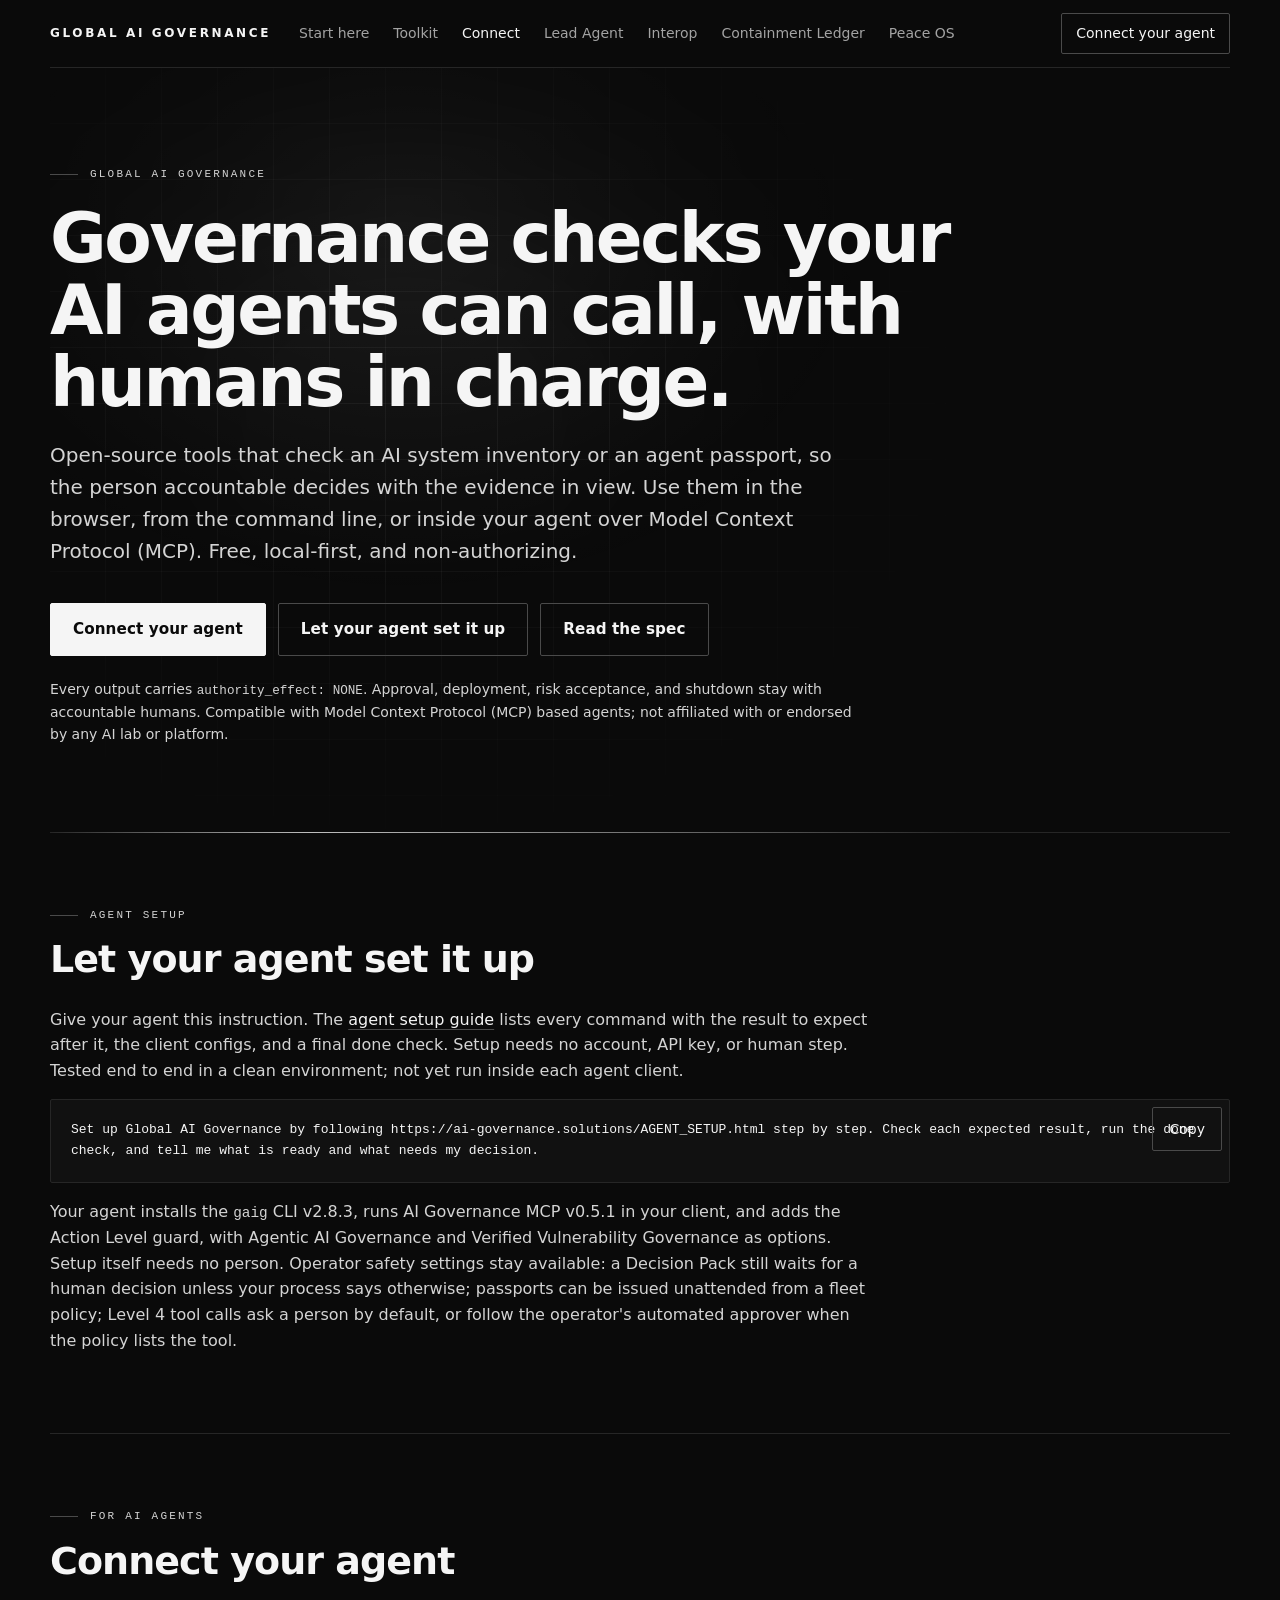
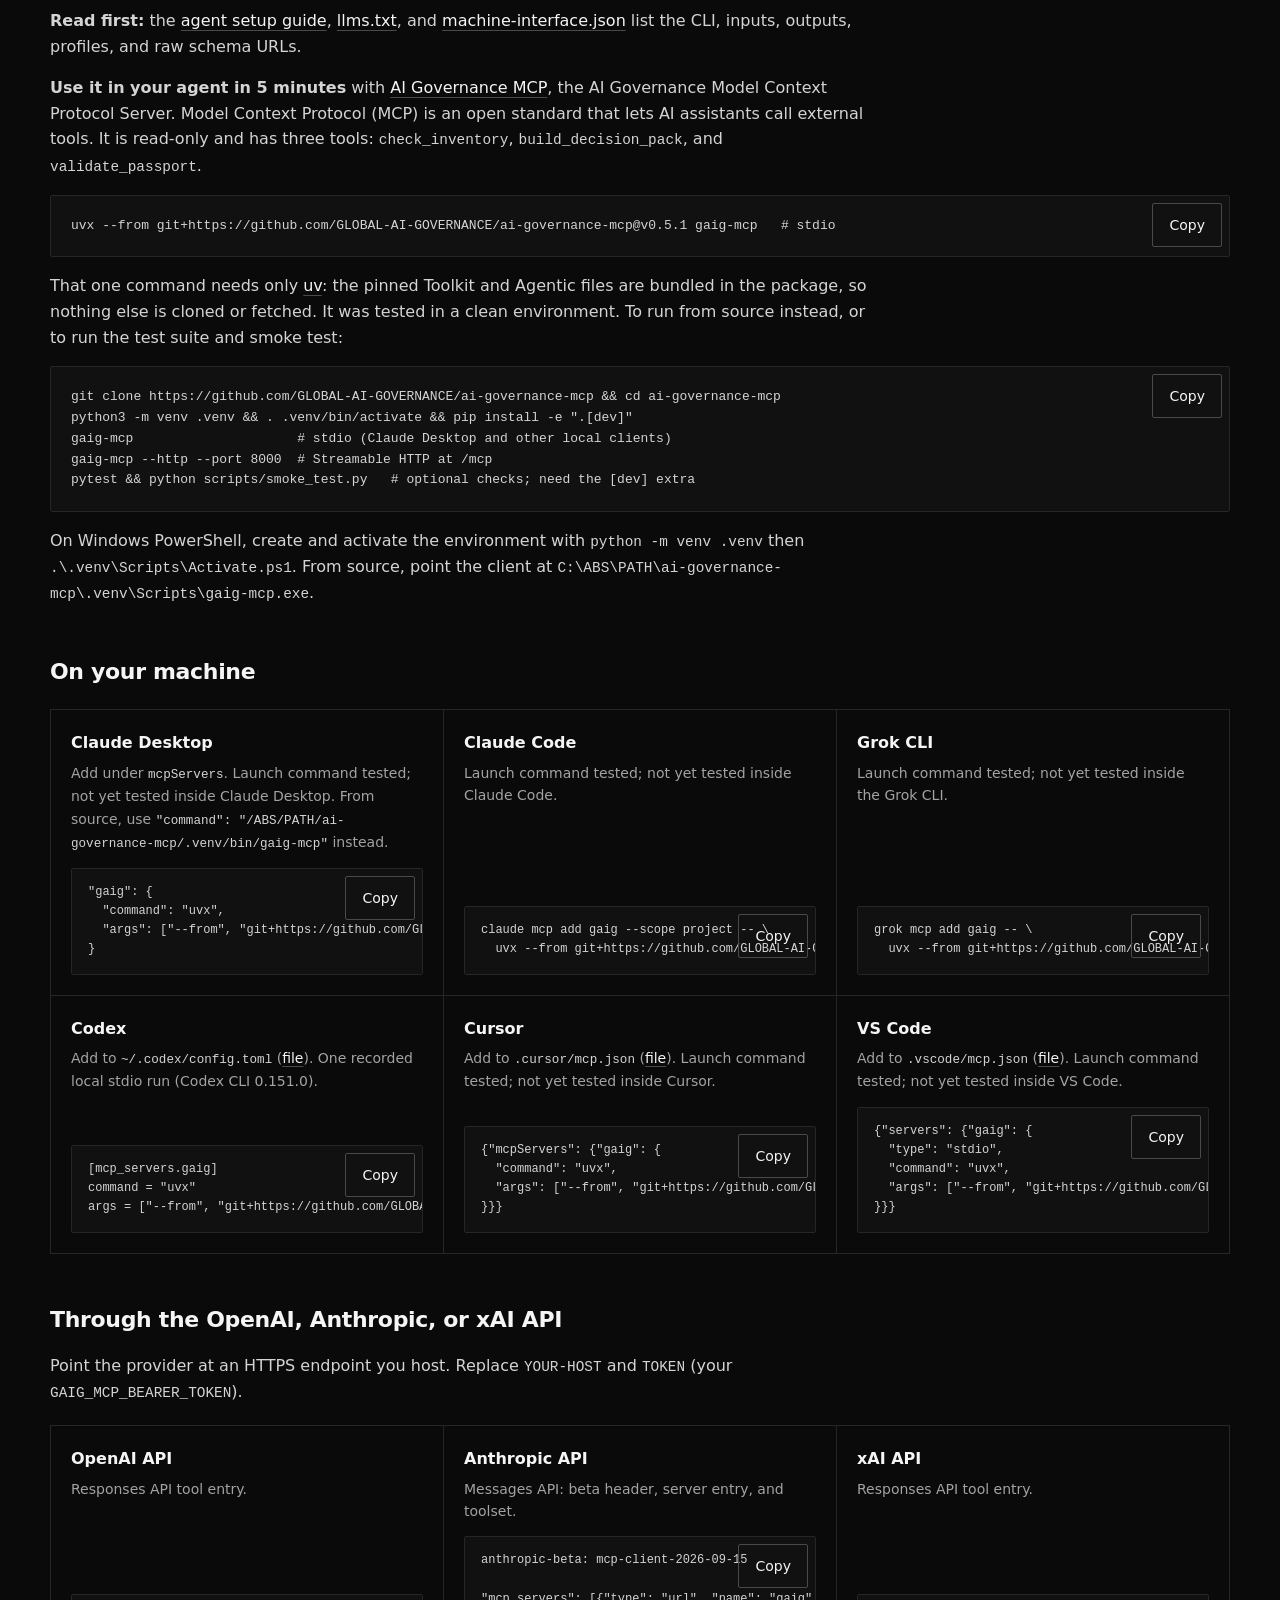
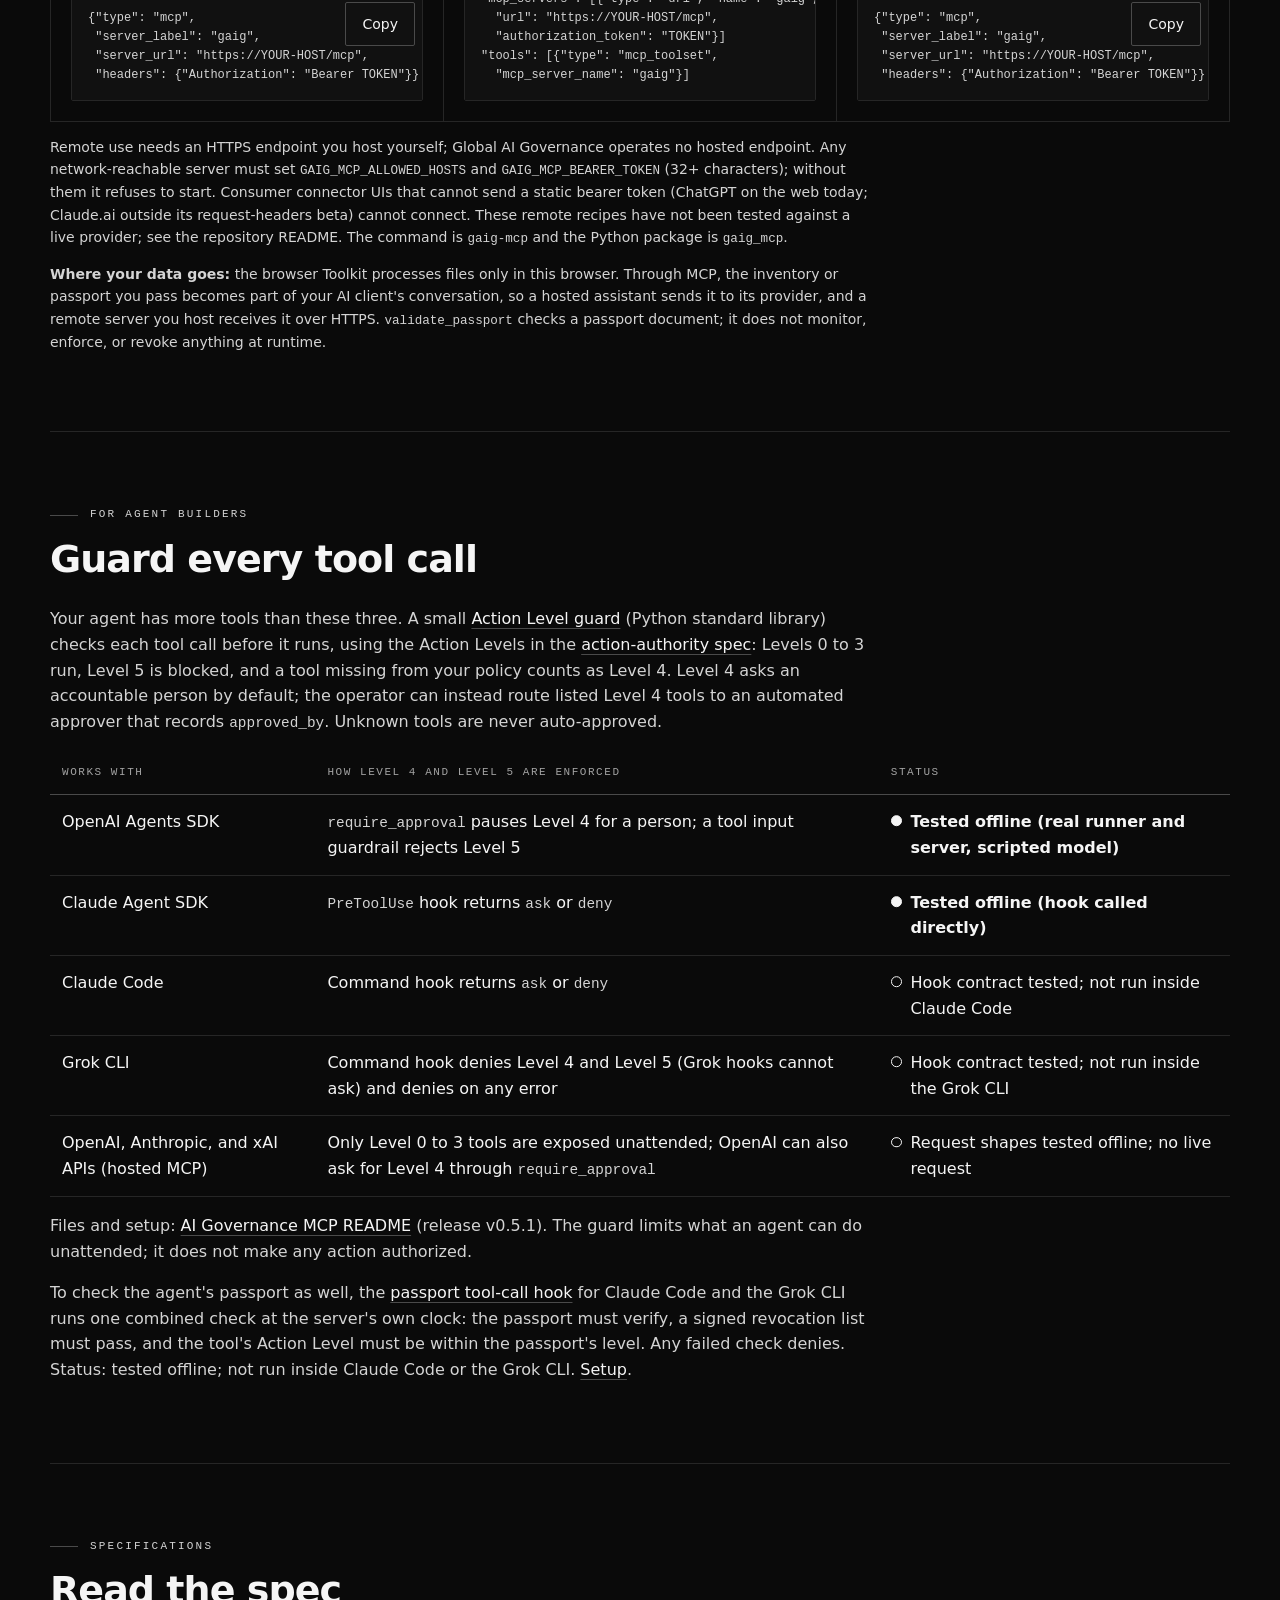
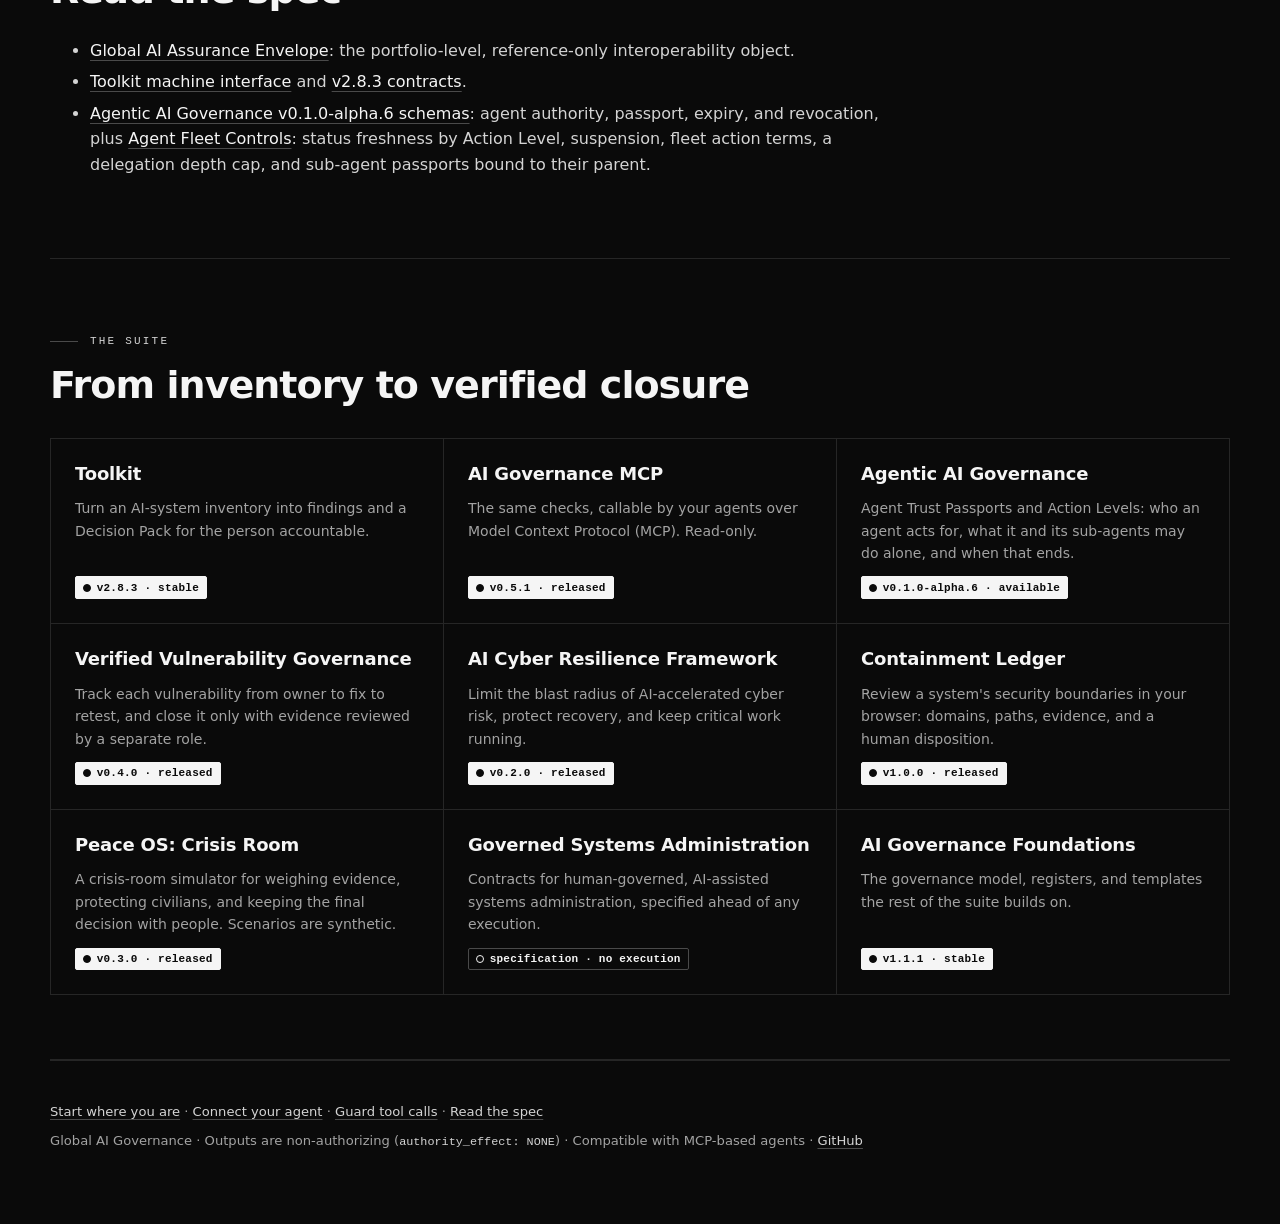
<file: web/connect.html>
<!doctype html>
<html lang="en">
<head>
  <meta charset="utf-8">
  <meta http-equiv="Content-Security-Policy" content="default-src 'self'; script-src 'self'; style-src 'self'; img-src 'self' data:; connect-src 'self'; font-src 'self'; object-src 'none'; base-uri 'none'; form-action 'none'; worker-src 'none'">
  <meta name="viewport" content="width=device-width, initial-scale=1">
  <meta name="description" content="Governance checks your AI agents can call. Run the read-only AI Governance MCP server with one command, or read the versioned specifications. Humans keep the decision.">
  <meta property="og:type" content="website">
  <meta property="og:url" content="https://ai-governance.solutions/connect.html">
  <meta property="og:title" content="Connect your agent · Global AI Governance">
  <meta property="og:description" content="Governance checks your AI agents can call, with humans in charge. One-command local setup over Model Context Protocol (MCP).">
  <meta property="og:site_name" content="Global AI Governance">
  <meta property="og:image" content="https://ai-governance.solutions/og-image.png">
  <meta property="og:image:width" content="1200">
  <meta property="og:image:height" content="630">
  <meta property="og:image:alt" content="Global AI Governance: governance for AI agencies, agent fleets, and AI-run companies">
  <meta name="twitter:card" content="summary_large_image">
  <meta name="twitter:title" content="Connect your agent · Global AI Governance">
  <meta name="twitter:description" content="Governance checks your AI agents can call, with humans in charge. One-command local setup over Model Context Protocol (MCP).">
  <title>Connect your agent · Global AI Governance</title>
  <link rel="canonical" href="https://ai-governance.solutions/connect.html">
  <link rel="icon" href="./favicon.svg" type="image/svg+xml">
  <link rel="apple-touch-icon" href="./apple-touch-icon.png">
  <link rel="preload" href="./styles.css?v=2.8.3" as="style">
  <link rel="stylesheet" href="./styles.css?v=2.8.3">
  <link rel="alternate" type="application/json" href="./machine-interface.json" title="Machine interface">
  <link rel="alternate" type="text/plain" href="./llms.txt" title="llms.txt">
  <script type="application/ld+json">{"@context":"https://schema.org","@type":"WebPage","name":"Connect your agent · Global AI Governance","url":"https://ai-governance.solutions/connect.html","isPartOf":{"@type":"WebSite","name":"Global AI Governance","url":"https://ai-governance.solutions/"},"description":"Governance checks your AI agents can call over Model Context Protocol (MCP). Local-first and non-authorizing."}</script>
</head>
<body>
  <noscript>
    <div class="noscript-banner shell" role="status">
      <p><strong>JavaScript is required</strong> for interactive checks on this page. Enable JavaScript, or use the <a href="./AGENT_SETUP.html">command-line setup guide</a>.</p>
    </div>
  </noscript>
  <a class="skip-link" href="#top">Skip to main content</a>
  <nav class="gaig-bar shell" aria-label="Global AI Governance sites">
    <a class="gaig-brand" href="./">Global AI Governance</a>
    <span class="gaig-links"><a href="./start.html">Start here</a><a href="./#toolkit">Toolkit</a><a href="./connect.html" aria-current="page">Connect</a><a href="./lead-agent/">Lead Agent</a><a href="./interoperability.html">Interop</a><a href="https://global-ai-governance.github.io/containment-ledger/">Containment Ledger</a><a href="https://global-ai-governance.github.io/peace-os/">Peace OS</a></span>
    <a class="gaig-cta" href="#agents">Connect your agent</a>
  </nav>
  <main id="top" tabindex="-1">
    <section class="shell connect-section connect-hero g-field">
      <p class="eyebrow">Global AI Governance</p>
      <h1>Governance checks your AI agents can call, with humans in charge.</h1>
      <p class="lede">Open-source tools that check an AI system inventory or an agent passport, so the person accountable decides with the evidence in view. Use them in the browser, from the command line, or inside your agent over Model Context Protocol (MCP). Free, local-first, and non-authorizing.</p>
      <div class="actions">
        <a class="primary" href="#agents">Connect your agent</a>
        <a class="template-button" href="#setup">Let your agent set it up</a>
        <a class="template-button" href="#spec">Read the spec</a>
      </div>
      <p class="fineprint">Every output carries <code>authority_effect: NONE</code>. Approval, deployment, risk acceptance, and shutdown stay with accountable humans. Compatible with Model Context Protocol (MCP) based agents; not affiliated with or endorsed by any AI lab or platform.</p>
    </section>

    <section id="setup" class="shell connect-section" aria-labelledby="setup-heading">
      <p class="eyebrow">Agent setup</p>
      <h2 id="setup-heading">Let your agent set it up</h2>
      <p>Give your agent this instruction. The <a href="./AGENT_SETUP.html">agent setup guide</a> lists every command with the result to expect after it, the client configs, and a final done check. Setup needs no account, API key, or human step. Tested end to end in a clean environment; not yet run inside each agent client.</p>
<pre class="agent-prompt" tabindex="0" role="region" aria-label="Instruction for your agent">Set up Global AI Governance by following https://ai-governance.solutions/AGENT_SETUP.html step by step. Check each expected result, run the done check, and tell me what is ready and what needs my decision.</pre>
      <p>Your agent installs the <code>gaig</code> CLI v2.8.3, runs AI Governance MCP v0.5.1 in your client, and adds the Action Level guard, with Agentic AI Governance and Verified Vulnerability Governance as options. Setup itself needs no person. Operator safety settings stay available: a Decision Pack still waits for a human decision unless your process says otherwise; passports can be issued unattended from a fleet policy; Level 4 tool calls ask a person by default, or follow the operator's automated approver when the policy lists the tool.</p>
    </section>

    <section id="agents" class="shell connect-section">
      <p class="eyebrow">For AI agents</p>
      <h2>Connect your agent</h2>
      <p><strong>Read first:</strong> the <a href="./AGENT_SETUP.html">agent setup guide</a>, <a href="./llms.txt">llms.txt</a>, and <a href="./machine-interface.json">machine-interface.json</a> list the CLI, inputs, outputs, profiles, and raw schema URLs.</p>
      <p><strong>Use it in your agent in 5 minutes</strong> with <a href="https://github.com/GLOBAL-AI-GOVERNANCE/ai-governance-mcp">AI Governance MCP</a>, the AI Governance Model Context Protocol Server. Model Context Protocol (MCP) is an open standard that lets AI assistants call external tools. It is read-only and has three tools: <code>check_inventory</code>, <code>build_decision_pack</code>, and <code>validate_passport</code>.</p>
<pre tabindex="0" role="region" aria-label="AI Governance MCP run command">uvx --from git+https://github.com/GLOBAL-AI-GOVERNANCE/ai-governance-mcp@v0.5.1 gaig-mcp   # stdio</pre>
      <p>That one command needs only <a href="https://docs.astral.sh/uv/">uv</a>: the pinned Toolkit and Agentic files are bundled in the package, so nothing else is cloned or fetched. It was tested in a clean environment. To run from source instead, or to run the test suite and smoke test:</p>
<pre tabindex="0" role="region" aria-label="AI Governance MCP from-source commands">git clone https://github.com/GLOBAL-AI-GOVERNANCE/ai-governance-mcp &amp;&amp; cd ai-governance-mcp
python3 -m venv .venv &amp;&amp; . .venv/bin/activate &amp;&amp; pip install -e ".[dev]"
gaig-mcp                     # stdio (Claude Desktop and other local clients)
gaig-mcp --http --port 8000  # Streamable HTTP at /mcp
pytest &amp;&amp; python scripts/smoke_test.py   # optional checks; need the [dev] extra</pre>
      <p>On Windows PowerShell, create and activate the environment with <code>python -m venv .venv</code> then <code>.\.venv\Scripts\Activate.ps1</code>. From source, point the client at <code>C:\ABS\PATH\ai-governance-mcp\.venv\Scripts\gaig-mcp.exe</code>.</p>
      <h3 class="recipe-group">On your machine</h3>
      <div class="recipes">
        <article class="recipe">
          <h4>Claude Desktop</h4>
          <p class="recipe-note">Add under <code>mcpServers</code>. Launch command tested; not yet tested inside Claude Desktop. From source, use <code>"command": "/ABS/PATH/ai-governance-mcp/.venv/bin/gaig-mcp"</code> instead.</p>
<pre tabindex="0" role="region" aria-label="Claude Desktop configuration">"gaig": {
  "command": "uvx",
  "args": ["--from", "git+https://github.com/GLOBAL-AI-GOVERNANCE/ai-governance-mcp@v0.5.1", "gaig-mcp"]
}</pre>
        </article>
        <article class="recipe">
          <h4>Claude Code</h4>
          <p class="recipe-note">Launch command tested; not yet tested inside Claude Code.</p>
<pre tabindex="0" role="region" aria-label="Claude Code command">claude mcp add gaig --scope project -- \
  uvx --from git+https://github.com/GLOBAL-AI-GOVERNANCE/ai-governance-mcp@v0.5.1 gaig-mcp</pre>
        </article>
        <article class="recipe">
          <h4>Grok CLI</h4>
          <p class="recipe-note">Launch command tested; not yet tested inside the Grok CLI.</p>
<pre tabindex="0" role="region" aria-label="Grok CLI command">grok mcp add gaig -- \
  uvx --from git+https://github.com/GLOBAL-AI-GOVERNANCE/ai-governance-mcp@v0.5.1 gaig-mcp</pre>
        </article>
        <article class="recipe">
          <h4>Codex</h4>
          <p class="recipe-note">Add to <code>~/.codex/config.toml</code> (<a href="https://github.com/GLOBAL-AI-GOVERNANCE/ai-governance-mcp/blob/v0.5.1/examples/client-configs/codex.config.toml">file</a>). One recorded local stdio run (Codex CLI 0.151.0).</p>
<pre tabindex="0" role="region" aria-label="Codex configuration">[mcp_servers.gaig]
command = "uvx"
args = ["--from", "git+https://github.com/GLOBAL-AI-GOVERNANCE/ai-governance-mcp@v0.5.1", "gaig-mcp"]</pre>
        </article>
        <article class="recipe">
          <h4>Cursor</h4>
          <p class="recipe-note">Add to <code>.cursor/mcp.json</code> (<a href="https://github.com/GLOBAL-AI-GOVERNANCE/ai-governance-mcp/blob/v0.5.1/examples/client-configs/cursor.mcp.json">file</a>). Launch command tested; not yet tested inside Cursor.</p>
<pre tabindex="0" role="region" aria-label="Cursor configuration">{"mcpServers": {"gaig": {
  "command": "uvx",
  "args": ["--from", "git+https://github.com/GLOBAL-AI-GOVERNANCE/ai-governance-mcp@v0.5.1", "gaig-mcp"]
}}}</pre>
        </article>
        <article class="recipe">
          <h4>VS Code</h4>
          <p class="recipe-note">Add to <code>.vscode/mcp.json</code> (<a href="https://github.com/GLOBAL-AI-GOVERNANCE/ai-governance-mcp/blob/v0.5.1/examples/client-configs/vscode.mcp.json">file</a>). Launch command tested; not yet tested inside VS Code.</p>
<pre tabindex="0" role="region" aria-label="VS Code configuration">{"servers": {"gaig": {
  "type": "stdio",
  "command": "uvx",
  "args": ["--from", "git+https://github.com/GLOBAL-AI-GOVERNANCE/ai-governance-mcp@v0.5.1", "gaig-mcp"]
}}}</pre>
        </article>
      </div>
      <h3 class="recipe-group">Through the OpenAI, Anthropic, or xAI API</h3>
      <p>Point the provider at an HTTPS endpoint you host. Replace <code>YOUR-HOST</code> and <code>TOKEN</code> (your <code>GAIG_MCP_BEARER_TOKEN</code>).</p>
      <div class="recipes">
        <article class="recipe">
          <h4>OpenAI API</h4>
          <p class="recipe-note">Responses API tool entry.</p>
<pre tabindex="0" role="region" aria-label="OpenAI API tool entry">{"type": "mcp",
 "server_label": "gaig",
 "server_url": "https://YOUR-HOST/mcp",
 "headers": {"Authorization": "Bearer TOKEN"}}</pre>
        </article>
        <article class="recipe">
          <h4>Anthropic API</h4>
          <p class="recipe-note">Messages API: beta header, server entry, and toolset.</p>
<pre tabindex="0" role="region" aria-label="Anthropic API request fields">anthropic-beta: mcp-client-2026-09-15

"mcp_servers": [{"type": "url", "name": "gaig",
  "url": "https://YOUR-HOST/mcp",
  "authorization_token": "TOKEN"}]
"tools": [{"type": "mcp_toolset",
  "mcp_server_name": "gaig"}]</pre>
        </article>
        <article class="recipe">
          <h4>xAI API</h4>
          <p class="recipe-note">Responses API tool entry.</p>
<pre tabindex="0" role="region" aria-label="xAI API tool entry">{"type": "mcp",
 "server_label": "gaig",
 "server_url": "https://YOUR-HOST/mcp",
 "headers": {"Authorization": "Bearer TOKEN"}}</pre>
        </article>
      </div>
      <p class="fineprint">Remote use needs an HTTPS endpoint you host yourself; Global AI Governance operates no hosted endpoint. Any network-reachable server must set <code>GAIG_MCP_ALLOWED_HOSTS</code> and <code>GAIG_MCP_BEARER_TOKEN</code> (32+ characters); without them it refuses to start. Consumer connector UIs that cannot send a static bearer token (ChatGPT on the web today; Claude.ai outside its request-headers beta) cannot connect. These remote recipes have not been tested against a live provider; see the repository README. The command is <code>gaig-mcp</code> and the Python package is <code>gaig_mcp</code>.</p>
      <p class="fineprint"><strong>Where your data goes:</strong> the browser Toolkit processes files only in this browser. Through MCP, the inventory or passport you pass becomes part of your AI client's conversation, so a hosted assistant sends it to its provider, and a remote server you host receives it over HTTPS. <code>validate_passport</code> checks a passport document; it does not monitor, enforce, or revoke anything at runtime.</p>
    </section>

    <section id="guard" class="shell connect-section"><div id="works-with" tabindex="-1"></div>
      <p class="eyebrow">For agent builders</p>
      <h2>Guard every tool call</h2>
      <p>Your agent has more tools than these three. A small <a href="https://github.com/GLOBAL-AI-GOVERNANCE/ai-governance-mcp/blob/v0.5.1/examples/agent-stacks/action_level_guard.py">Action Level guard</a> (Python standard library) checks each tool call before it runs, using the Action Levels in the <a href="https://github.com/GLOBAL-AI-GOVERNANCE/agentic-ai-governance/blob/v0.1.0-alpha.6/spec/08-action-authority.md">action-authority spec</a>: Levels 0 to 3 run, Level 5 is blocked, and a tool missing from your policy counts as Level 4. Level 4 asks an accountable person by default; the operator can instead route listed Level 4 tools to an automated approver that records <code>approved_by</code>. Unknown tools are never auto-approved.</p>
      <div class="table-wrap" tabindex="0" role="region" aria-label="Action Level guard by agent stack"><table class="status-table">
        <thead><tr><th>Works with</th><th>How Level 4 and Level 5 are enforced</th><th>Status</th></tr></thead>
        <tbody>
          <tr><td>OpenAI Agents SDK</td><td><code>require_approval</code> pauses Level 4 for a person; a tool input guardrail rejects Level 5</td><td><span class="g-status" data-g-status="done">Tested offline (real runner and server, scripted model)</span></td></tr>
          <tr><td>Claude Agent SDK</td><td><code>PreToolUse</code> hook returns <code>ask</code> or <code>deny</code></td><td><span class="g-status" data-g-status="done">Tested offline (hook called directly)</span></td></tr>
          <tr><td>Claude Code</td><td>Command hook returns <code>ask</code> or <code>deny</code></td><td><span class="g-status">Hook contract tested; not run inside Claude Code</span></td></tr>
          <tr><td>Grok CLI</td><td>Command hook denies Level 4 and Level 5 (Grok hooks cannot ask) and denies on any error</td><td><span class="g-status">Hook contract tested; not run inside the Grok CLI</span></td></tr>
          <tr><td>OpenAI, Anthropic, and xAI APIs (hosted MCP)</td><td>Only Level 0 to 3 tools are exposed unattended; OpenAI can also ask for Level 4 through <code>require_approval</code></td><td><span class="g-status">Request shapes tested offline; no live request</span></td></tr>
        </tbody>
      </table></div>
      <p>Files and setup: <a href="https://github.com/GLOBAL-AI-GOVERNANCE/ai-governance-mcp/tree/v0.5.1#guard-agent-tool-calls-by-action-level">AI Governance MCP README</a> (release v0.5.1). The guard limits what an agent can do unattended; it does not make any action authorized.</p>
      <p>To check the agent's passport as well, the <a href="https://github.com/GLOBAL-AI-GOVERNANCE/ai-governance-mcp/blob/v0.5.1/examples/agent-stacks/passport_tool_call_hook.py">passport tool-call hook</a> for Claude Code and the Grok CLI runs one combined check at the server's own clock: the passport must verify, a signed revocation list must pass, and the tool's Action Level must be within the passport's level. Any failed check denies. Status: tested offline; not run inside Claude Code or the Grok CLI. <a href="https://github.com/GLOBAL-AI-GOVERNANCE/ai-governance-mcp/tree/v0.5.1#check-the-passport-and-the-action-level-before-each-tool-call">Setup</a>.</p>
    </section>

    <section id="spec" class="shell connect-section">
      <p class="eyebrow">Specifications</p>
      <h2>Read the spec</h2>
      <ul>
        <li><a href="https://github.com/GLOBAL-AI-GOVERNANCE/GLOBAL-AI-GOVERNANCE/blob/main/docs/GLOBAL_AI_ASSURANCE_ENVELOPE.md">Global AI Assurance Envelope</a>: the portfolio-level, reference-only interoperability object.</li>
        <li><a href="./machine-interface.json">Toolkit machine interface</a> and <a href="https://github.com/GLOBAL-AI-GOVERNANCE/global-ai-governance-toolkit/tree/v2.8.3/automation">v2.8.3 contracts</a>.</li>
        <li><a href="https://github.com/GLOBAL-AI-GOVERNANCE/agentic-ai-governance/tree/v0.1.0-alpha.6/schemas">Agentic AI Governance v0.1.0-alpha.6 schemas</a>: agent authority, passport, expiry, and revocation, plus <a href="https://github.com/GLOBAL-AI-GOVERNANCE/agentic-ai-governance/blob/v0.1.0-alpha.6/spec/11-agent-fleet-controls.md">Agent Fleet Controls</a>: status freshness by Action Level, suspension, fleet action terms, a delegation depth cap, and sub-agent passports bound to their parent.</li>
      </ul>
    </section>

    <section id="products" class="shell connect-section" aria-labelledby="products-heading">
      <p class="eyebrow">The suite</p>
      <h2 id="products-heading">From inventory to verified closure</h2>
      <ul class="suite">
        <li><h3><a href="./#toolkit">Toolkit</a></h3><p>Turn an AI-system inventory into findings and a Decision Pack for the person accountable.</p><span class="g-badge" data-g-status="done">v2.8.3 · stable</span></li>
        <li><h3><a href="https://github.com/GLOBAL-AI-GOVERNANCE/ai-governance-mcp">AI Governance MCP</a></h3><p>The same checks, callable by your agents over Model Context Protocol (MCP). Read-only.</p><span class="g-badge" data-g-status="done">v0.5.1 · released</span></li>
        <li><h3><a href="https://github.com/GLOBAL-AI-GOVERNANCE/agentic-ai-governance">Agentic AI Governance</a></h3><p>Agent Trust Passports and Action Levels: who an agent acts for, what it and its sub-agents may do alone, and when that ends.</p><span class="g-badge" data-g-status="done">v0.1.0-alpha.6 · available</span></li>
        <li><h3><a href="https://github.com/GLOBAL-AI-GOVERNANCE/verified-vulnerability-governance">Verified Vulnerability Governance</a></h3><p>Track each vulnerability from owner to fix to retest, and close it only with evidence reviewed by a separate role.</p><span class="g-badge" data-g-status="done">v0.4.0 · released</span></li>
        <li><h3><a href="https://github.com/GLOBAL-AI-GOVERNANCE/ai-cyber-resilience-framework">AI Cyber Resilience Framework</a></h3><p>Limit the blast radius of AI-accelerated cyber risk, protect recovery, and keep critical work running.</p><span class="g-badge" data-g-status="done">v0.2.0 · released</span></li>
        <li><h3><a href="https://global-ai-governance.github.io/containment-ledger/">Containment Ledger</a></h3><p>Review a system's security boundaries in your browser: domains, paths, evidence, and a human disposition.</p><span class="g-badge" data-g-status="done">v1.0.0 · released</span></li>
        <li><h3><a href="https://global-ai-governance.github.io/peace-os/">Peace OS: Crisis Room</a></h3><p>A crisis-room simulator for weighing evidence, protecting civilians, and keeping the final decision with people. Scenarios are synthetic.</p><span class="g-badge" data-g-status="done">v0.3.0 · released</span></li>
        <li><h3><a href="https://github.com/GLOBAL-AI-GOVERNANCE/governed-systems-administration">Governed Systems Administration</a></h3><p>Contracts for human-governed, AI-assisted systems administration, specified ahead of any execution.</p><span class="g-badge">specification · no execution</span></li>
        <li><h3><a href="https://github.com/GLOBAL-AI-GOVERNANCE/ai-governance-os">AI Governance Foundations</a></h3><p>The governance model, registers, and templates the rest of the suite builds on.</p><span class="g-badge" data-g-status="done">v1.1.1 · stable</span></li>
      </ul>
    </section>
  </main>
  <footer class="shell gaig-footer">
    <p class="gaig-footer-ctas"><a href="./start.html">Start where you are</a> · <a href="#agents">Connect your agent</a> · <a href="#guard">Guard tool calls</a> · <a href="#spec">Read the spec</a></p>
    <p>Global AI Governance · Outputs are non-authorizing (<code>authority_effect: NONE</code>) · Compatible with MCP-based agents · <a href="https://github.com/GLOBAL-AI-GOVERNANCE">GitHub</a></p>
  </footer>
  <script type="module" src="./connect-copy.mjs?v=2.8.3"></script>
</body>
</html>
</file>
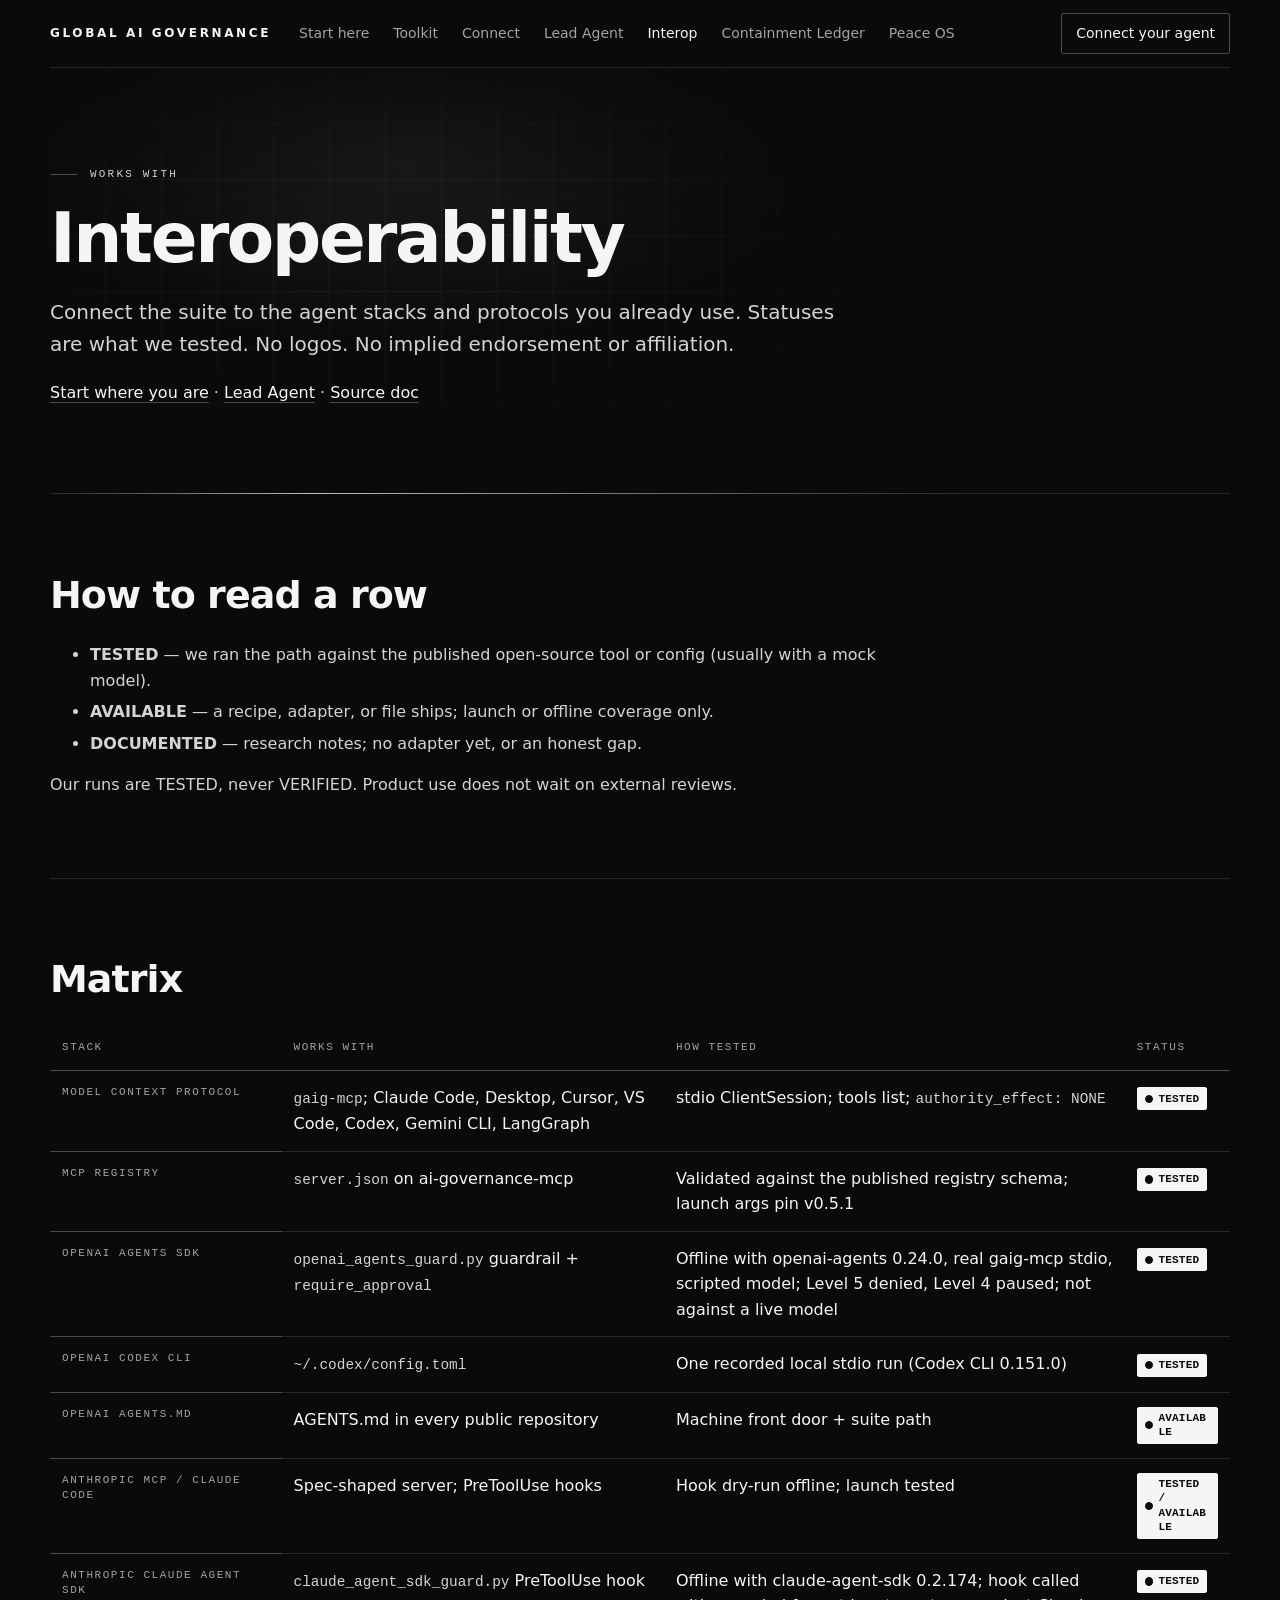
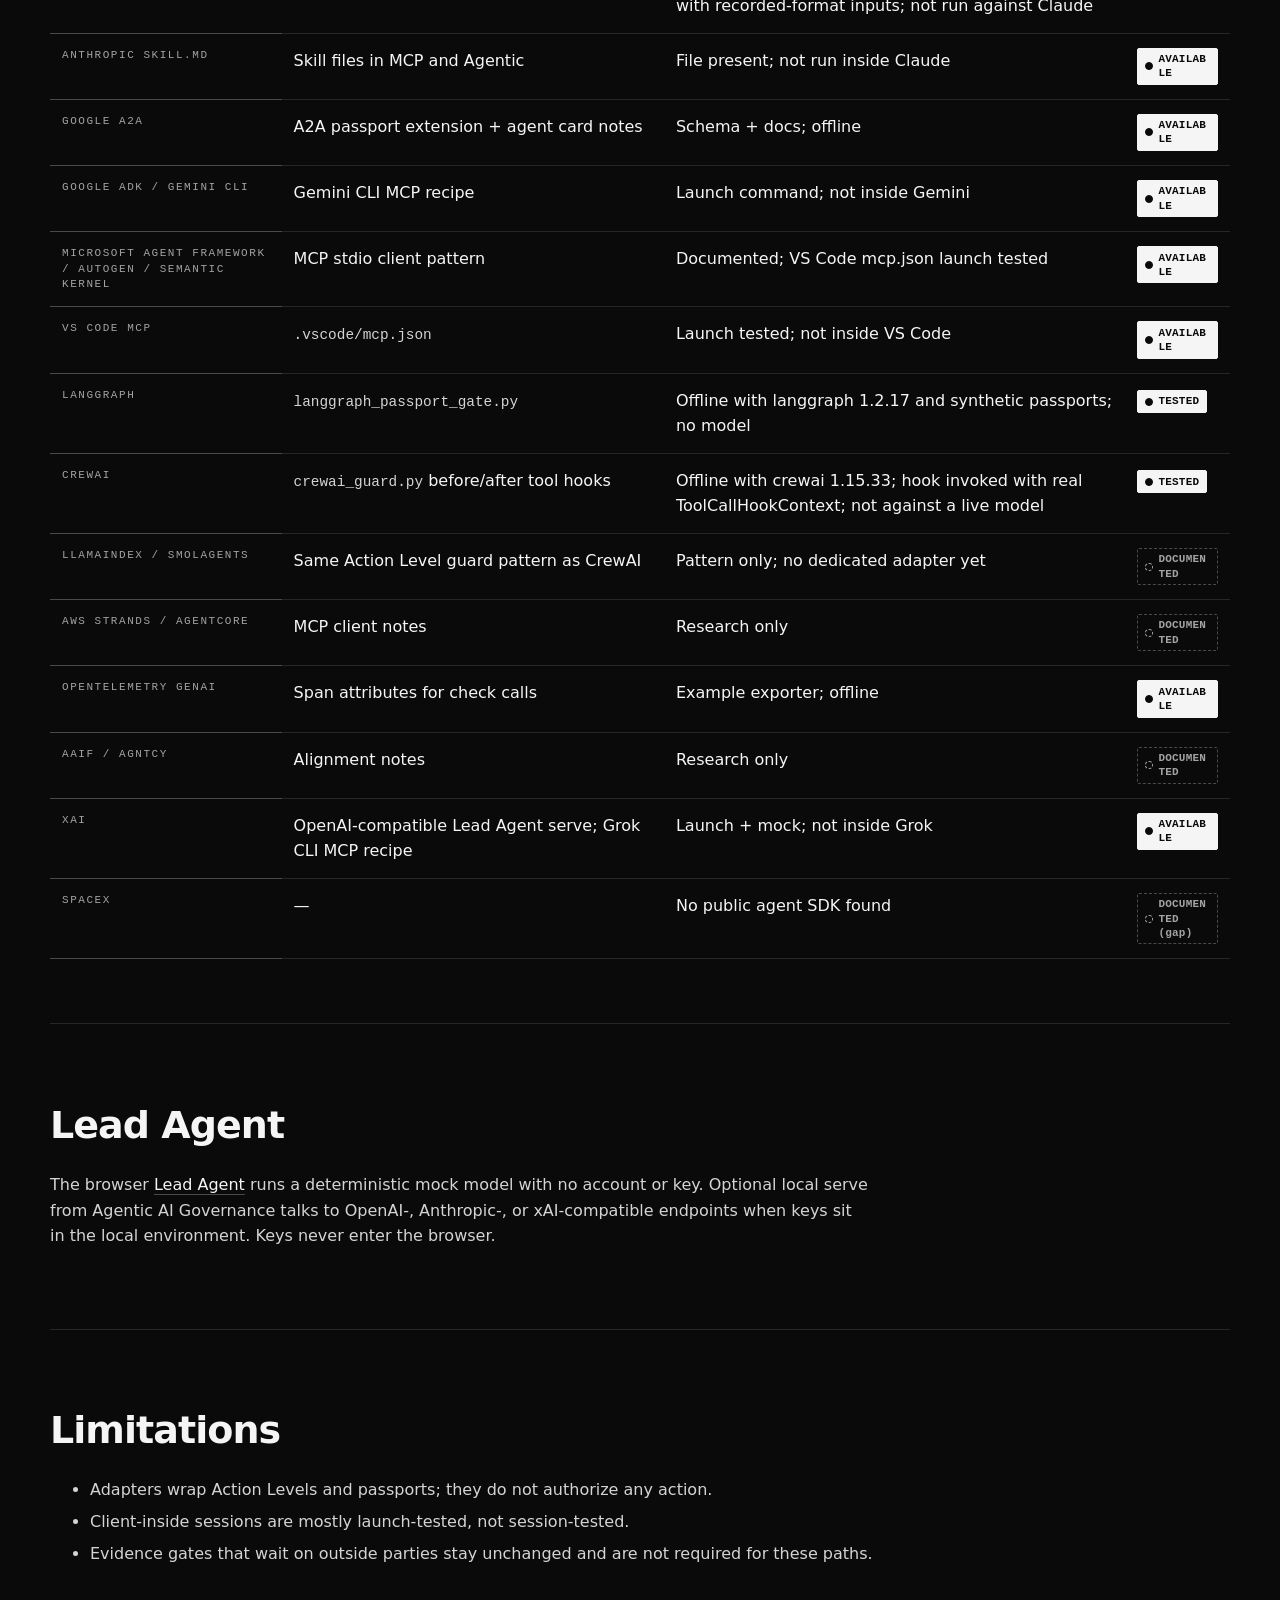
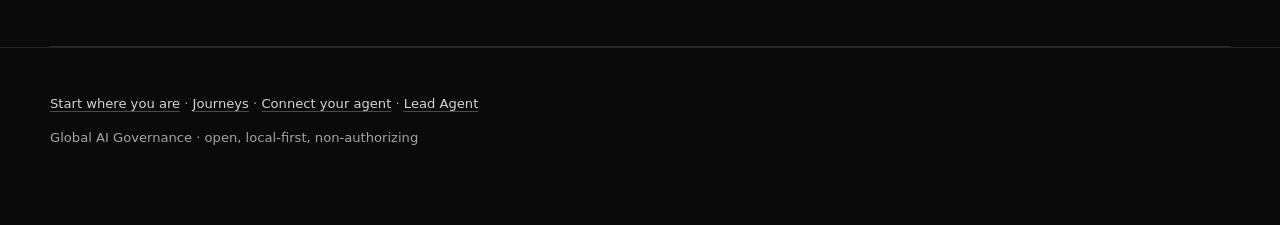
<file: web/interoperability.html>
<!doctype html>
<html lang="en">
<head>
  <meta charset="utf-8">
  <meta http-equiv="Content-Security-Policy" content="default-src 'self'; script-src 'self'; style-src 'self'; img-src 'self' data:; connect-src 'self'; font-src 'self'; object-src 'none'; base-uri 'none'; form-action 'none'; worker-src 'none'">
  <meta name="viewport" content="width=device-width, initial-scale=1">
  <meta name="description" content="How Global AI Governance works with public agent stacks and protocols. Tested statuses, honest gaps, no endorsement implied.">
  <meta property="og:type" content="website">
  <meta property="og:url" content="https://ai-governance.solutions/interoperability.html">
  <meta property="og:title" content="Interoperability · Global AI Governance">
  <meta property="og:description" content="Works-with matrix for MCP, OpenAI, Anthropic, Google A2A, Microsoft, LangGraph, CrewAI, and more. Tested, not verified.">
  <meta property="og:site_name" content="Global AI Governance">
  <meta property="og:image" content="https://ai-governance.solutions/og-image.png">
  <meta property="og:image:width" content="1200">
  <meta property="og:image:height" content="630">
  <meta property="og:image:alt" content="Global AI Governance: governance for AI agencies, agent fleets, and AI-run companies">
  <meta name="twitter:card" content="summary_large_image">
  <meta name="twitter:title" content="Interoperability · Global AI Governance">
  <meta name="twitter:description" content="Works-with matrix for MCP, OpenAI, Anthropic, Google A2A, Microsoft, LangGraph, CrewAI, and more. Tested, not verified.">
  <title>Interoperability · Global AI Governance</title>
  <link rel="canonical" href="https://ai-governance.solutions/interoperability.html">
  <link rel="icon" href="./favicon.svg" type="image/svg+xml">
  <link rel="apple-touch-icon" href="./apple-touch-icon.png">
  <link rel="preload" href="./styles.css?v=2.8.2" as="style">
  <link rel="stylesheet" href="./styles.css?v=2.8.2">
  <link rel="alternate" type="application/json" href="./machine-interface.json" title="Machine interface">
  <link rel="alternate" type="text/plain" href="./llms.txt" title="llms.txt">
</head>
<body>
  <noscript>
    <div class="noscript-banner shell" role="status">
      <p><strong>JavaScript is required</strong> for interactive checks on this page. Enable JavaScript, or use the <a href="./AGENT_SETUP.html">command-line setup guide</a>.</p>
    </div>
  </noscript>
  <a class="skip-link" href="#top">Skip to main content</a>
  <nav class="gaig-bar shell" aria-label="Global AI Governance sites">
    <a class="gaig-brand" href="./">Global AI Governance</a>
    <span class="gaig-links"><a href="./start.html">Start here</a><a href="./#toolkit">Toolkit</a><a href="./connect.html">Connect</a><a href="./lead-agent/">Lead Agent</a><a href="./interoperability.html" aria-current="page">Interop</a><a href="https://global-ai-governance.github.io/containment-ledger/">Containment Ledger</a><a href="https://global-ai-governance.github.io/peace-os/">Peace OS</a></span>
    <a class="gaig-cta" href="./connect.html#agents">Connect your agent</a>
  </nav>
  <main id="top" tabindex="-1">
    <section class="shell connect-section connect-hero g-field" aria-labelledby="interop-title">
      <p class="eyebrow">Works with</p>
      <h1 id="interop-title">Interoperability</h1>
      <p class="lede">Connect the suite to the agent stacks and protocols you already use. Statuses are what we tested. No logos. No implied endorsement or affiliation.</p>
      <p><a href="./start.html">Start where you are</a> · <a href="./lead-agent/">Lead Agent</a> · <a href="https://github.com/GLOBAL-AI-GOVERNANCE/global-ai-governance-toolkit/blob/main/docs/INTEROP.md">Source doc</a></p>
    </section>
    <section class="shell connect-section" aria-labelledby="how-heading">
      <h2 id="how-heading">How to read a row</h2>
      <ul>
        <li><strong>TESTED</strong> — we ran the path against the published open-source tool or config (usually with a mock model).</li>
        <li><strong>AVAILABLE</strong> — a recipe, adapter, or file ships; launch or offline coverage only.</li>
        <li><strong>DOCUMENTED</strong> — research notes; no adapter yet, or an honest gap.</li>
      </ul>
      <p>Our runs are TESTED, never VERIFIED. Product use does not wait on external reviews.</p>
    </section>
    <section class="shell connect-section" aria-labelledby="matrix-heading">
      <h2 id="matrix-heading">Matrix</h2>
      <div class="table-wrap" tabindex="0" role="region" aria-label="Interoperability matrix">
        <table class="status-table">
          <thead>
            <tr><th scope="col">Stack</th><th scope="col">Works with</th><th scope="col">How tested</th><th scope="col">Status</th></tr>
          </thead>
          <tbody>
            <tr><th scope="row">Model Context Protocol</th><td><code>gaig-mcp</code>; Claude Code, Desktop, Cursor, VS Code, Codex, Gemini CLI, LangGraph</td><td>stdio ClientSession; tools list; <code>authority_effect: NONE</code></td><td><span class="g-badge" data-g-status="done">TESTED</span></td></tr>
            <tr><th scope="row">MCP registry</th><td><code>server.json</code> on ai-governance-mcp</td><td>Validated against the published registry schema; launch args pin v0.5.1</td><td><span class="g-badge" data-g-status="done">TESTED</span></td></tr>
            <tr><th scope="row">OpenAI Agents SDK</th><td><code>openai_agents_guard.py</code> guardrail + <code>require_approval</code></td><td>Offline with openai-agents 0.24.0, real gaig-mcp stdio, scripted model; Level 5 denied, Level 4 paused; not against a live model</td><td><span class="g-badge" data-g-status="done">TESTED</span></td></tr>
            <tr><th scope="row">OpenAI Codex CLI</th><td><code>~/.codex/config.toml</code></td><td>One recorded local stdio run (Codex CLI 0.151.0)</td><td><span class="g-badge" data-g-status="done">TESTED</span></td></tr>
            <tr><th scope="row">OpenAI AGENTS.md</th><td>AGENTS.md in every public repository</td><td>Machine front door + suite path</td><td><span class="g-badge" data-g-status="done">AVAILABLE</span></td></tr>
            <tr><th scope="row">Anthropic MCP / Claude Code</th><td>Spec-shaped server; PreToolUse hooks</td><td>Hook dry-run offline; launch tested</td><td><span class="g-badge" data-g-status="done">TESTED / AVAILABLE</span></td></tr>
            <tr><th scope="row">Anthropic Claude Agent SDK</th><td><code>claude_agent_sdk_guard.py</code> PreToolUse hook</td><td>Offline with claude-agent-sdk 0.2.174; hook called with recorded-format inputs; not run against Claude</td><td><span class="g-badge" data-g-status="done">TESTED</span></td></tr>
            <tr><th scope="row">Anthropic SKILL.md</th><td>Skill files in MCP and Agentic</td><td>File present; not run inside Claude</td><td><span class="g-badge" data-g-status="done">AVAILABLE</span></td></tr>
            <tr><th scope="row">Google A2A</th><td>A2A passport extension + agent card notes</td><td>Schema + docs; offline</td><td><span class="g-badge" data-g-status="done">AVAILABLE</span></td></tr>
            <tr><th scope="row">Google ADK / Gemini CLI</th><td>Gemini CLI MCP recipe</td><td>Launch command; not inside Gemini</td><td><span class="g-badge" data-g-status="done">AVAILABLE</span></td></tr>
            <tr><th scope="row">Microsoft Agent Framework / AutoGen / Semantic Kernel</th><td>MCP stdio client pattern</td><td>Documented; VS Code mcp.json launch tested</td><td><span class="g-badge" data-g-status="done">AVAILABLE</span></td></tr>
            <tr><th scope="row">VS Code MCP</th><td><code>.vscode/mcp.json</code></td><td>Launch tested; not inside VS Code</td><td><span class="g-badge" data-g-status="done">AVAILABLE</span></td></tr>
            <tr><th scope="row">LangGraph</th><td><code>langgraph_passport_gate.py</code></td><td>Offline with langgraph 1.2.17 and synthetic passports; no model</td><td><span class="g-badge" data-g-status="done">TESTED</span></td></tr>
            <tr><th scope="row">CrewAI</th><td><code>crewai_guard.py</code> before/after tool hooks</td><td>Offline with crewai 1.15.33; hook invoked with real ToolCallHookContext; not against a live model</td><td><span class="g-badge" data-g-status="done">TESTED</span></td></tr>
            <tr><th scope="row">LlamaIndex / smolagents</th><td>Same Action Level guard pattern as CrewAI</td><td>Pattern only; no dedicated adapter yet</td><td><span class="g-badge" data-g-status="pending">DOCUMENTED</span></td></tr>
            <tr><th scope="row">AWS Strands / AgentCore</th><td>MCP client notes</td><td>Research only</td><td><span class="g-badge" data-g-status="pending">DOCUMENTED</span></td></tr>
            <tr><th scope="row">OpenTelemetry GenAI</th><td>Span attributes for check calls</td><td>Example exporter; offline</td><td><span class="g-badge" data-g-status="done">AVAILABLE</span></td></tr>
            <tr><th scope="row">AAIF / AGNTCY</th><td>Alignment notes</td><td>Research only</td><td><span class="g-badge" data-g-status="pending">DOCUMENTED</span></td></tr>
            <tr><th scope="row">xAI</th><td>OpenAI-compatible Lead Agent serve; Grok CLI MCP recipe</td><td>Launch + mock; not inside Grok</td><td><span class="g-badge" data-g-status="done">AVAILABLE</span></td></tr>
            <tr><th scope="row">SpaceX</th><td>—</td><td>No public agent SDK found</td><td><span class="g-badge" data-g-status="pending">DOCUMENTED (gap)</span></td></tr>
          </tbody>
        </table>
      </div>
    </section>
    <section class="shell connect-section" aria-labelledby="lead-heading">
      <h2 id="lead-heading">Lead Agent</h2>
      <p>The browser <a href="./lead-agent/">Lead Agent</a> runs a deterministic mock model with no account or key. Optional local serve from Agentic AI Governance talks to OpenAI-, Anthropic-, or xAI-compatible endpoints when keys sit in the local environment. Keys never enter the browser.</p>
    </section>
    <section class="shell connect-section" aria-labelledby="limits-heading">
      <h2 id="limits-heading">Limitations</h2>
      <ul>
        <li>Adapters wrap Action Levels and passports; they do not authorize any action.</li>
        <li>Client-inside sessions are mostly launch-tested, not session-tested.</li>
        <li>Evidence gates that wait on outside parties stay unchanged and are not required for these paths.</li>
      </ul>
    </section>
  </main>
  <footer class="site-footer">
    <div class="shell">
      <p class="gaig-footer-ctas"><a href="./start.html">Start where you are</a> · <a href="./JOURNEYS.md">Journeys</a> · <a href="./connect.html#agents">Connect your agent</a> · <a href="./lead-agent/">Lead Agent</a></p>
      <p>Global AI Governance · open, local-first, non-authorizing</p>
    </div>
  </footer>
</body>
</html>
</file>
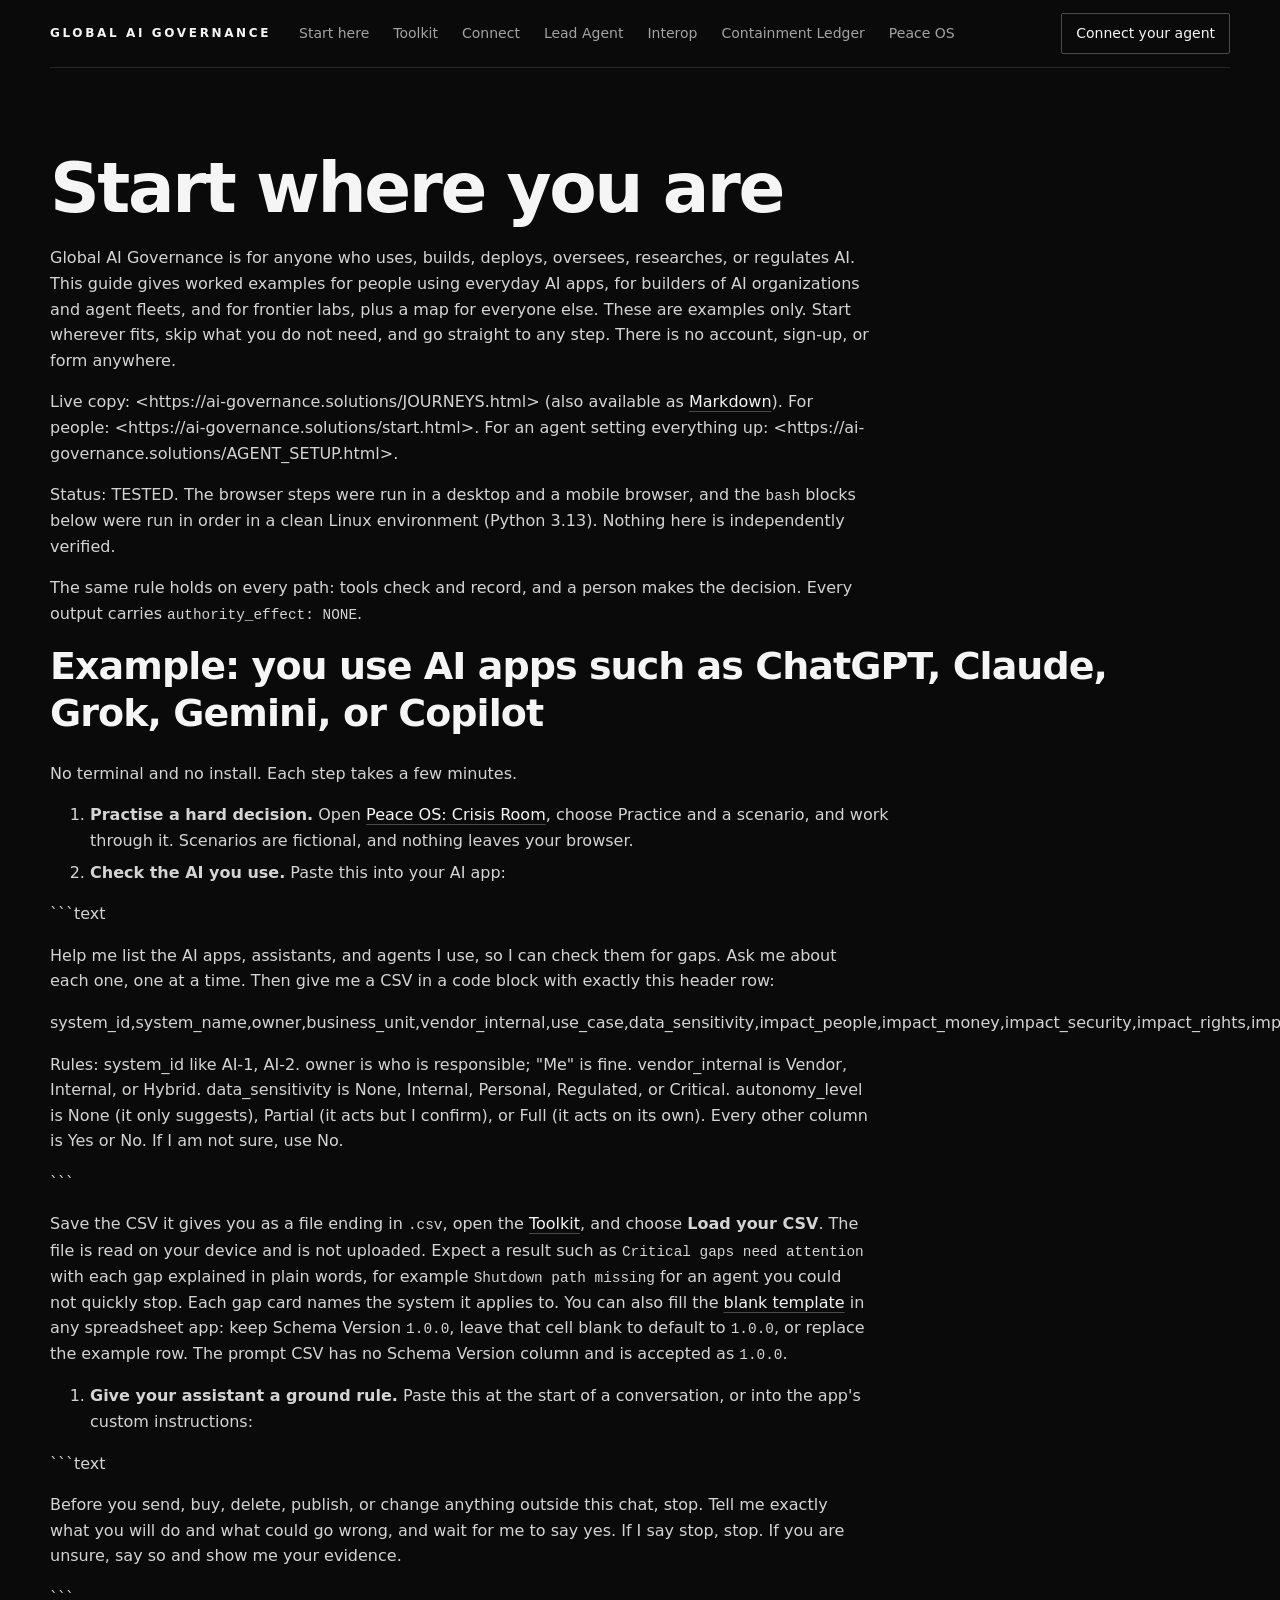
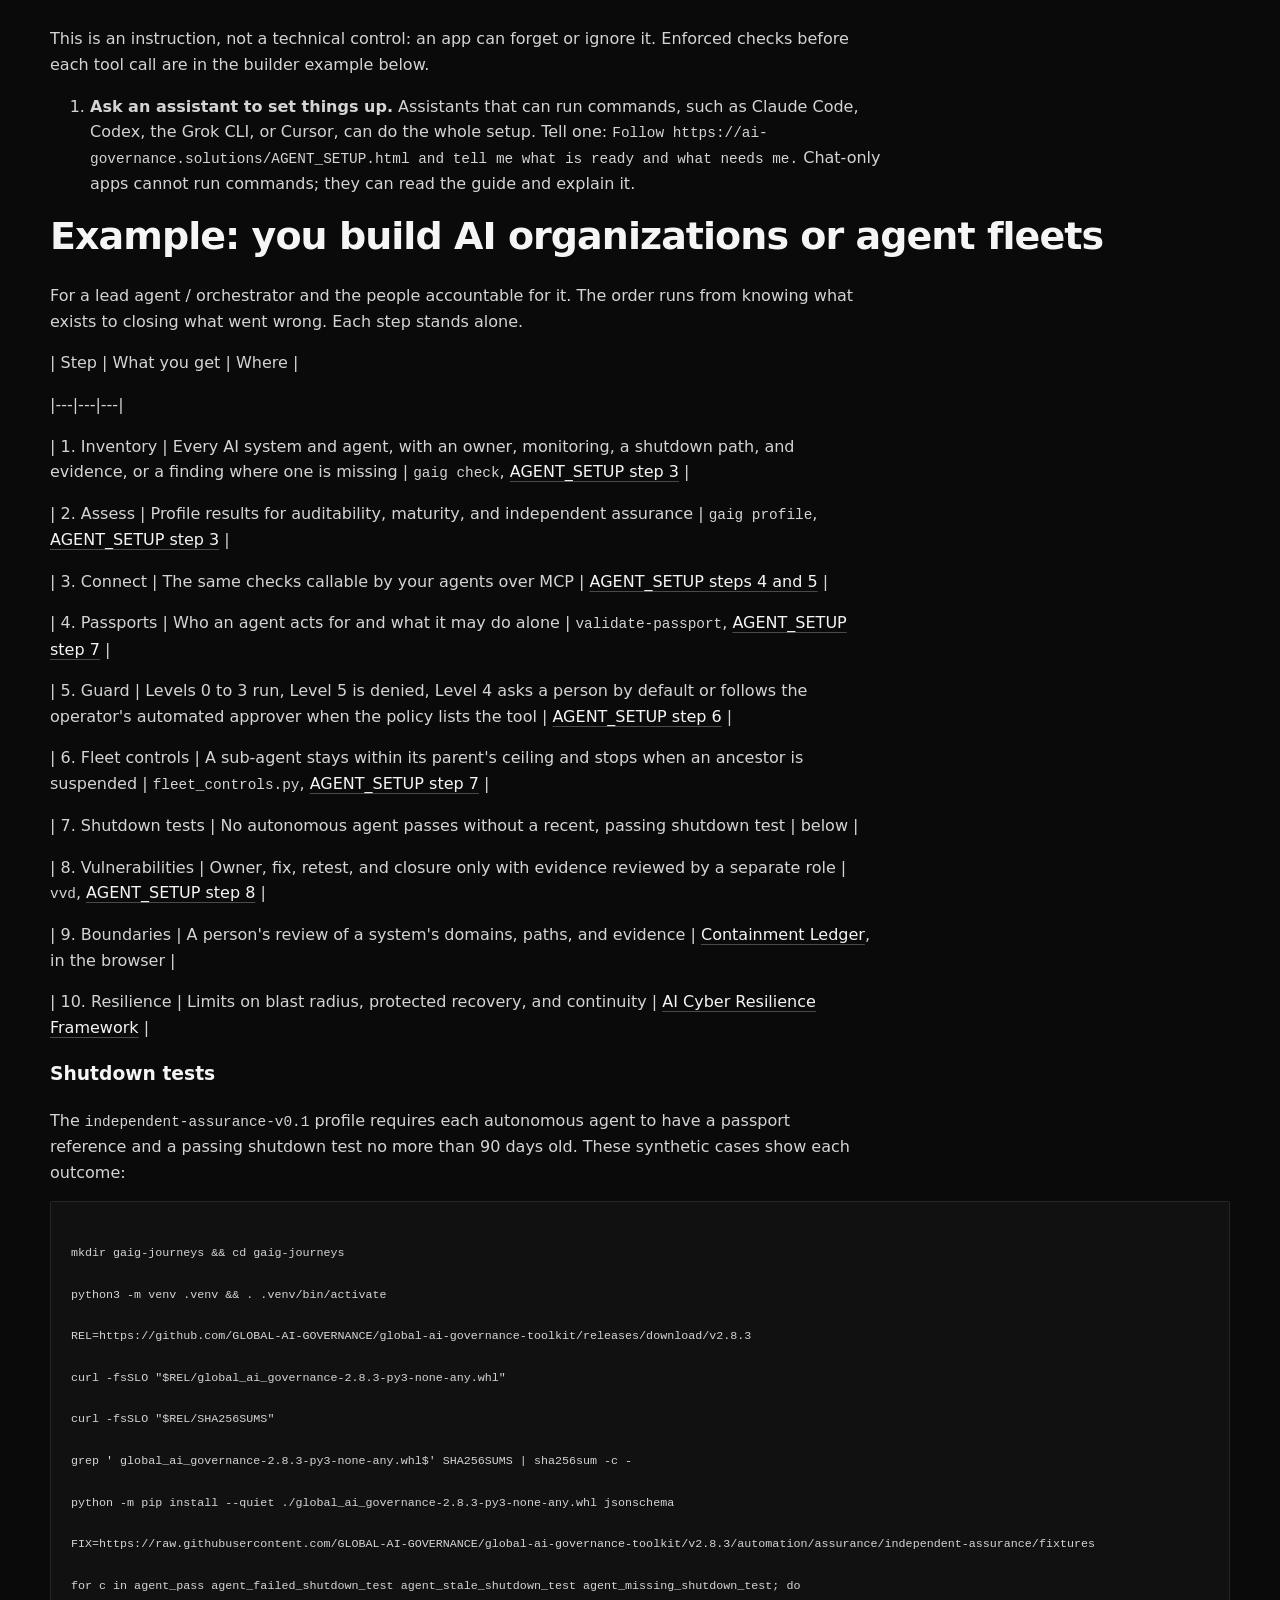
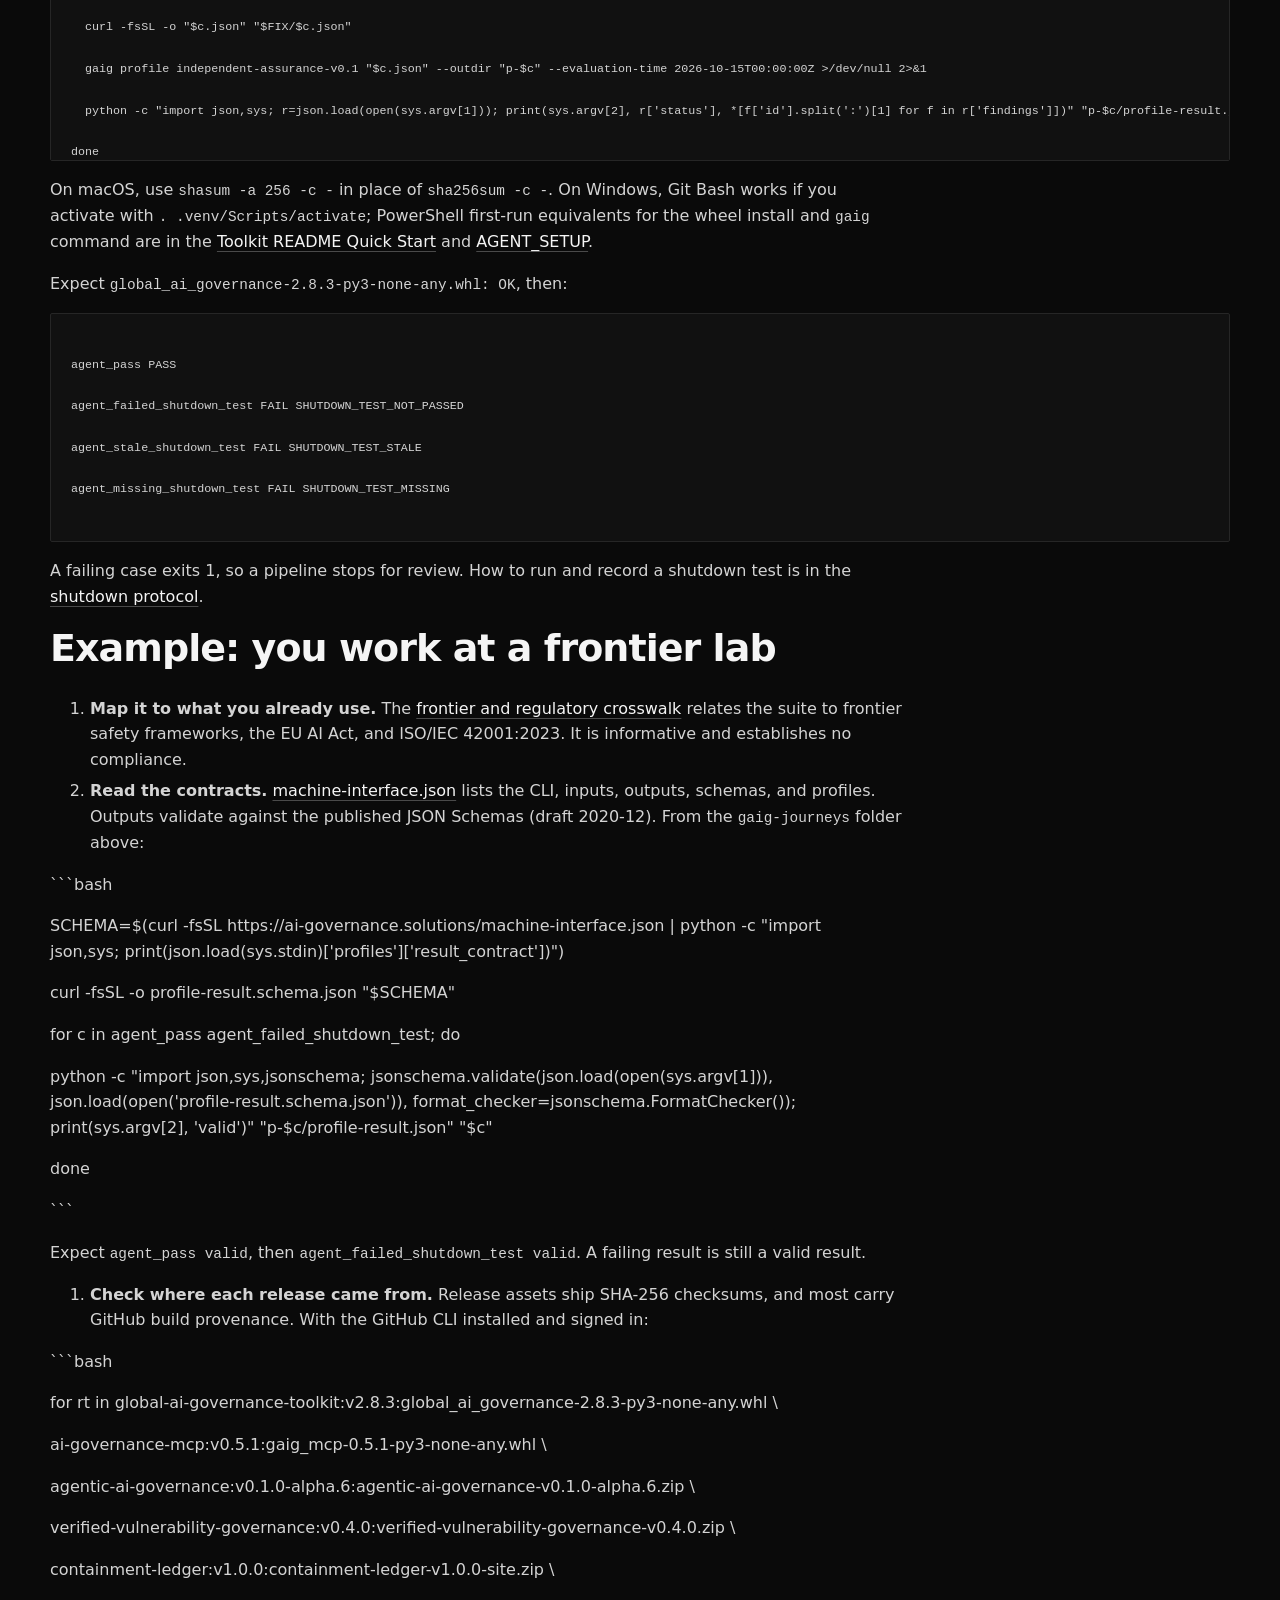
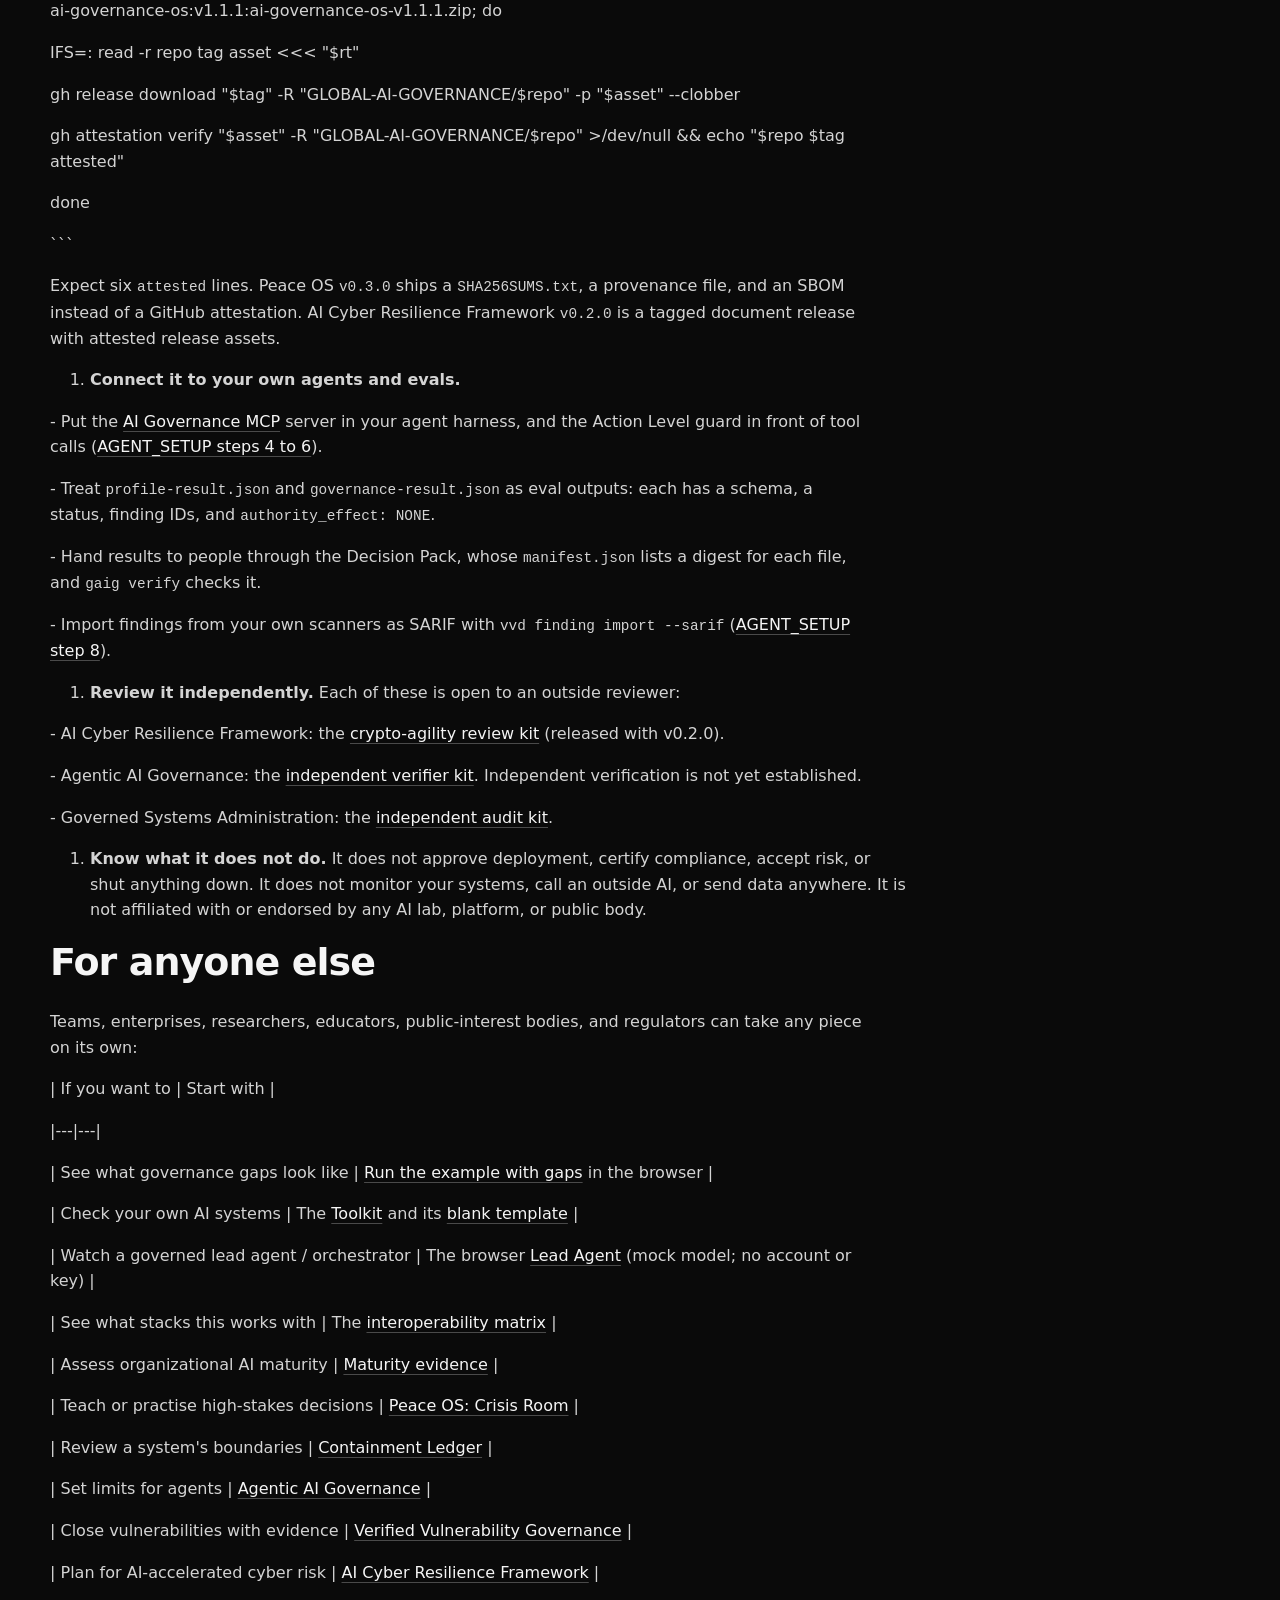
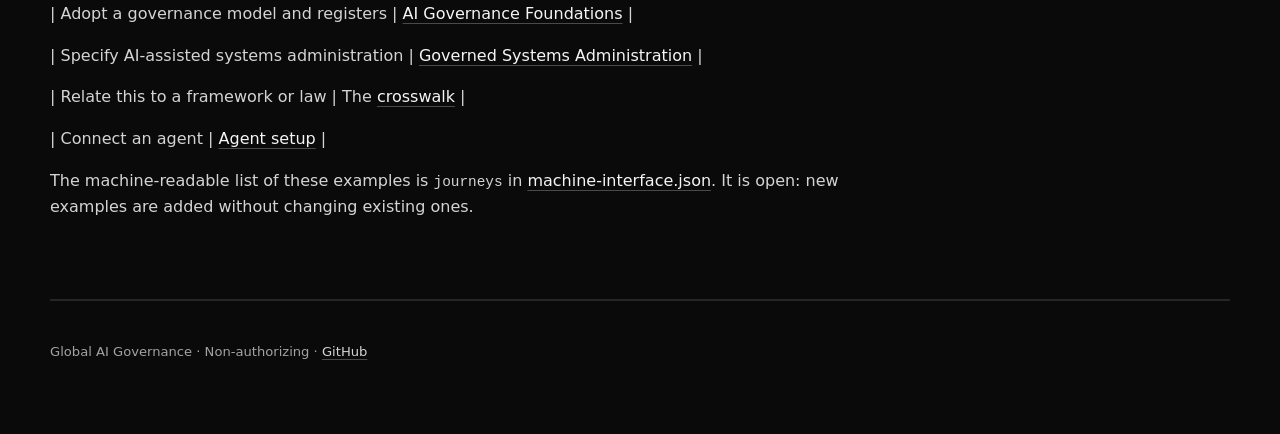
<file: web/JOURNEYS.html>
<!doctype html>
<html lang="en">
<head>
  <meta charset="utf-8">
  <meta http-equiv="Content-Security-Policy" content="default-src 'self'; script-src 'self'; style-src 'self'; img-src 'self' data:; connect-src 'self'; font-src 'self'; object-src 'none'; base-uri 'none'; form-action 'none'; worker-src 'none'">
  <meta name="viewport" content="width=device-width, initial-scale=1">
  <title>JOURNEYS · Global AI Governance</title>
  <link rel="stylesheet" href="./styles.css?v=2.8.2">
  <link rel="canonical" href="https://ai-governance.solutions/JOURNEYS.html">
</head>
<body>
  <a class="skip-link" href="#top">Skip to main content</a>
  <nav class="gaig-bar shell" aria-label="Global AI Governance sites">
    <a class="gaig-brand" href="./">Global AI Governance</a>
    <span class="gaig-links"><a href="./start.html">Start here</a><a href="./#toolkit">Toolkit</a><a href="./connect.html">Connect</a><a href="./lead-agent/">Lead Agent</a><a href="./interoperability.html">Interop</a><a href="//global-ai-governance.github.io/containment-ledger/">Containment Ledger</a><a href="//global-ai-governance.github.io/peace-os/">Peace OS</a></span>
    <a class="gaig-cta" href="./connect.html#agents">Connect your agent</a>
  </nav>
  <main id="top" class="shell connect-section" tabindex="-1">
<h1 id="start-where-you-are">Start where you are</h1>
<p>Global AI Governance is for anyone who uses, builds, deploys, oversees, researches, or regulates AI. This guide gives worked examples for people using everyday AI apps, for builders of AI organizations and agent fleets, and for frontier labs, plus a map for everyone else. These are examples only. Start wherever fits, skip what you do not need, and go straight to any step. There is no account, sign-up, or form anywhere.</p>
<p>Live copy: &lt;https://ai-governance.solutions/JOURNEYS.html&gt; (also available as <a href="./JOURNEYS.html">Markdown</a>). For people: &lt;https://ai-governance.solutions/start.html&gt;. For an agent setting everything up: &lt;https://ai-governance.solutions/AGENT_SETUP.html&gt;.</p>
<p>Status: TESTED. The browser steps were run in a desktop and a mobile browser, and the <code>bash</code> blocks below were run in order in a clean Linux environment (Python 3.13). Nothing here is independently verified.</p>
<p>The same rule holds on every path: tools check and record, and a person makes the decision. Every output carries <code>authority_effect: NONE</code>.</p>
<h2 id="example-you-use-ai-apps-such-as-chatgpt-claude-grok-gemini-or-copilot">Example: you use AI apps such as ChatGPT, Claude, Grok, Gemini, or Copilot</h2>
<p>No terminal and no install. Each step takes a few minutes.</p>
<ol>
<li><strong>Practise a hard decision.</strong> Open <a href="https://global-ai-governance.github.io/peace-os/">Peace OS: Crisis Room</a>, choose Practice and a scenario, and work through it. Scenarios are fictional, and nothing leaves your browser.</li>
<li><strong>Check the AI you use.</strong> Paste this into your AI app:</li>
</ol>
<p>   ```text</p>
<p>   Help me list the AI apps, assistants, and agents I use, so I can check them for gaps. Ask me about each one, one at a time. Then give me a CSV in a code block with exactly this header row:</p>
<p>   system_id,system_name,owner,business_unit,vendor_internal,use_case,data_sensitivity,impact_people,impact_money,impact_security,impact_rights,impact_safety,autonomy_level,public_facing,monitoring_active,shutdown_path_exists,evidence_complete</p>
<p>   Rules: system_id like AI-1, AI-2. owner is who is responsible; &quot;Me&quot; is fine. vendor_internal is Vendor, Internal, or Hybrid. data_sensitivity is None, Internal, Personal, Regulated, or Critical. autonomy_level is None (it only suggests), Partial (it acts but I confirm), or Full (it acts on its own). Every other column is Yes or No. If I am not sure, use No.</p>
<p>   ```</p>
<p>   Save the CSV it gives you as a file ending in <code>.csv</code>, open the <a href="https://ai-governance.solutions/#toolkit">Toolkit</a>, and choose <strong>Load your CSV</strong>. The file is read on your device and is not uploaded. Expect a result such as <code>Critical gaps need attention</code> with each gap explained in plain words, for example <code>Shutdown path missing</code> for an agent you could not quickly stop. Each gap card names the system it applies to. You can also fill the <a href="https://ai-governance.solutions/ai-system-inventory-template.csv">blank template</a> in any spreadsheet app: keep Schema Version <code>1.0.0</code>, leave that cell blank to default to <code>1.0.0</code>, or replace the example row. The prompt CSV has no Schema Version column and is accepted as <code>1.0.0</code>.</p>
<ol>
<li><strong>Give your assistant a ground rule.</strong> Paste this at the start of a conversation, or into the app&#x27;s custom instructions:</li>
</ol>
<p>   ```text</p>
<p>   Before you send, buy, delete, publish, or change anything outside this chat, stop. Tell me exactly what you will do and what could go wrong, and wait for me to say yes. If I say stop, stop. If you are unsure, say so and show me your evidence.</p>
<p>   ```</p>
<p>   This is an instruction, not a technical control: an app can forget or ignore it. Enforced checks before each tool call are in the builder example below.</p>
<ol>
<li><strong>Ask an assistant to set things up.</strong> Assistants that can run commands, such as Claude Code, Codex, the Grok CLI, or Cursor, can do the whole setup. Tell one: <code>Follow https://ai-governance.solutions/AGENT_SETUP.html and tell me what is ready and what needs me.</code> Chat-only apps cannot run commands; they can read the guide and explain it.</li>
</ol>
<h2 id="example-you-build-ai-organizations-or-agent-fleets">Example: you build AI organizations or agent fleets</h2>
<p>For a lead agent / orchestrator and the people accountable for it. The order runs from knowing what exists to closing what went wrong. Each step stands alone.</p>
<p>| Step | What you get | Where |</p>
<p>|---|---|---|</p>
<p>| 1. Inventory | Every AI system and agent, with an owner, monitoring, a shutdown path, and evidence, or a finding where one is missing | <code>gaig check</code>, <a href="https://ai-governance.solutions/AGENT_SETUP.html#3-run-a-check-and-build-a-decision-pack">AGENT_SETUP step 3</a> |</p>
<p>| 2. Assess | Profile results for auditability, maturity, and independent assurance | <code>gaig profile</code>, <a href="https://ai-governance.solutions/AGENT_SETUP.html#optional-assurance-profiles">AGENT_SETUP step 3</a> |</p>
<p>| 3. Connect | The same checks callable by your agents over MCP | <a href="https://ai-governance.solutions/AGENT_SETUP.html#4-run-the-mcp-server">AGENT_SETUP steps 4 and 5</a> |</p>
<p>| 4. Passports | Who an agent acts for and what it may do alone | <code>validate-passport</code>, <a href="https://ai-governance.solutions/AGENT_SETUP.html#7-agent-trust-passports-and-fleet-controls">AGENT_SETUP step 7</a> |</p>
<p>| 5. Guard | Levels 0 to 3 run, Level 5 is denied, Level 4 asks a person by default or follows the operator&#x27;s automated approver when the policy lists the tool | <a href="https://ai-governance.solutions/AGENT_SETUP.html#6-guard-tool-calls-with-action-levels">AGENT_SETUP step 6</a> |</p>
<p>| 6. Fleet controls | A sub-agent stays within its parent&#x27;s ceiling and stops when an ancestor is suspended | <code>fleet_controls.py</code>, <a href="https://ai-governance.solutions/AGENT_SETUP.html#7-agent-trust-passports-and-fleet-controls">AGENT_SETUP step 7</a> |</p>
<p>| 7. Shutdown tests | No autonomous agent passes without a recent, passing shutdown test | below |</p>
<p>| 8. Vulnerabilities | Owner, fix, retest, and closure only with evidence reviewed by a separate role | <code>vvd</code>, <a href="https://ai-governance.solutions/AGENT_SETUP.html#8-verified-vulnerability-governance">AGENT_SETUP step 8</a> |</p>
<p>| 9. Boundaries | A person&#x27;s review of a system&#x27;s domains, paths, and evidence | <a href="https://global-ai-governance.github.io/containment-ledger/">Containment Ledger</a>, in the browser |</p>
<p>| 10. Resilience | Limits on blast radius, protected recovery, and continuity | <a href="https://github.com/GLOBAL-AI-GOVERNANCE/ai-cyber-resilience-framework">AI Cyber Resilience Framework</a> |</p>
<h3 id="shutdown-tests">Shutdown tests</h3>
<p>The <code>independent-assurance-v0.1</code> profile requires each autonomous agent to have a passport reference and a passing shutdown test no more than 90 days old. These synthetic cases show each outcome:</p>
<pre tabindex="0"><code class="language-bash">
mkdir gaig-journeys &amp;&amp; cd gaig-journeys

python3 -m venv .venv &amp;&amp; . .venv/bin/activate

REL=https://github.com/GLOBAL-AI-GOVERNANCE/global-ai-governance-toolkit/releases/download/v2.8.3

curl -fsSLO &quot;$REL/global_ai_governance-2.8.3-py3-none-any.whl&quot;

curl -fsSLO &quot;$REL/SHA256SUMS&quot;

grep &#x27; global_ai_governance-2.8.3-py3-none-any.whl$&#x27; SHA256SUMS | sha256sum -c -

python -m pip install --quiet ./global_ai_governance-2.8.3-py3-none-any.whl jsonschema

FIX=https://raw.githubusercontent.com/GLOBAL-AI-GOVERNANCE/global-ai-governance-toolkit/v2.8.3/automation/assurance/independent-assurance/fixtures

for c in agent_pass agent_failed_shutdown_test agent_stale_shutdown_test agent_missing_shutdown_test; do

  curl -fsSL -o &quot;$c.json&quot; &quot;$FIX/$c.json&quot;

  gaig profile independent-assurance-v0.1 &quot;$c.json&quot; --outdir &quot;p-$c&quot; --evaluation-time 2026-10-15T00:00:00Z &gt;/dev/null 2&gt;&amp;1

  python -c &quot;import json,sys; r=json.load(open(sys.argv[1])); print(sys.argv[2], r[&#x27;status&#x27;], *[f[&#x27;id&#x27;].split(&#x27;:&#x27;)[1] for f in r[&#x27;findings&#x27;]])&quot; &quot;p-$c/profile-result.json&quot; &quot;$c&quot;

done

</code></pre>
<p>On macOS, use <code>shasum -a 256 -c -</code> in place of <code>sha256sum -c -</code>. On Windows, Git Bash works if you activate with <code>. .venv/Scripts/activate</code>; PowerShell first-run equivalents for the wheel install and <code>gaig</code> command are in the <a href="https://github.com/GLOBAL-AI-GOVERNANCE/global-ai-governance-toolkit#quick-start">Toolkit README Quick Start</a> and <a href="./AGENT_SETUP.html">AGENT_SETUP</a>.</p>
<p>Expect <code>global_ai_governance-2.8.3-py3-none-any.whl: OK</code>, then:</p>
<pre tabindex="0"><code class="language-text">
agent_pass PASS

agent_failed_shutdown_test FAIL SHUTDOWN_TEST_NOT_PASSED

agent_stale_shutdown_test FAIL SHUTDOWN_TEST_STALE

agent_missing_shutdown_test FAIL SHUTDOWN_TEST_MISSING

</code></pre>
<p>A failing case exits 1, so a pipeline stops for review. How to run and record a shutdown test is in the <a href="https://github.com/GLOBAL-AI-GOVERNANCE/global-ai-governance-toolkit/blob/v2.8.3/docs/shutdown-protocol.md">shutdown protocol</a>.</p>
<h2 id="example-you-work-at-a-frontier-lab">Example: you work at a frontier lab</h2>
<ol>
<li><strong>Map it to what you already use.</strong> The <a href="https://github.com/GLOBAL-AI-GOVERNANCE/GLOBAL-AI-GOVERNANCE/blob/main/docs/FRONTIER_AND_REGULATORY_CROSSWALK.md">frontier and regulatory crosswalk</a> relates the suite to frontier safety frameworks, the EU AI Act, and ISO/IEC 42001:2023. It is informative and establishes no compliance.</li>
<li><strong>Read the contracts.</strong> <a href="https://ai-governance.solutions/machine-interface.json">machine-interface.json</a> lists the CLI, inputs, outputs, schemas, and profiles. Outputs validate against the published JSON Schemas (draft 2020-12). From the <code>gaig-journeys</code> folder above:</li>
</ol>
<p>   ```bash</p>
<p>   SCHEMA=$(curl -fsSL https://ai-governance.solutions/machine-interface.json | python -c &quot;import json,sys; print(json.load(sys.stdin)[&#x27;profiles&#x27;][&#x27;result_contract&#x27;])&quot;)</p>
<p>   curl -fsSL -o profile-result.schema.json &quot;$SCHEMA&quot;</p>
<p>   for c in agent_pass agent_failed_shutdown_test; do</p>
<p>     python -c &quot;import json,sys,jsonschema; jsonschema.validate(json.load(open(sys.argv[1])), json.load(open(&#x27;profile-result.schema.json&#x27;)), format_checker=jsonschema.FormatChecker()); print(sys.argv[2], &#x27;valid&#x27;)&quot; &quot;p-$c/profile-result.json&quot; &quot;$c&quot;</p>
<p>   done</p>
<p>   ```</p>
<p>   Expect <code>agent_pass valid</code>, then <code>agent_failed_shutdown_test valid</code>. A failing result is still a valid result.</p>
<ol>
<li><strong>Check where each release came from.</strong> Release assets ship SHA-256 checksums, and most carry GitHub build provenance. With the GitHub CLI installed and signed in:</li>
</ol>
<p>   ```bash</p>
<p>   for rt in global-ai-governance-toolkit:v2.8.3:global_ai_governance-2.8.3-py3-none-any.whl \</p>
<p>             ai-governance-mcp:v0.5.1:gaig_mcp-0.5.1-py3-none-any.whl \</p>
<p>             agentic-ai-governance:v0.1.0-alpha.6:agentic-ai-governance-v0.1.0-alpha.6.zip \</p>
<p>             verified-vulnerability-governance:v0.4.0:verified-vulnerability-governance-v0.4.0.zip \</p>
<p>             containment-ledger:v1.0.0:containment-ledger-v1.0.0-site.zip \</p>
<p>             ai-governance-os:v1.1.1:ai-governance-os-v1.1.1.zip; do</p>
<p>     IFS=: read -r repo tag asset &lt;&lt;&lt; &quot;$rt&quot;</p>
<p>     gh release download &quot;$tag&quot; -R &quot;GLOBAL-AI-GOVERNANCE/$repo&quot; -p &quot;$asset&quot; --clobber</p>
<p>     gh attestation verify &quot;$asset&quot; -R &quot;GLOBAL-AI-GOVERNANCE/$repo&quot; &gt;/dev/null &amp;&amp; echo &quot;$repo $tag attested&quot;</p>
<p>   done</p>
<p>   ```</p>
<p>   Expect six <code>attested</code> lines. Peace OS <code>v0.3.0</code> ships a <code>SHA256SUMS.txt</code>, a provenance file, and an SBOM instead of a GitHub attestation. AI Cyber Resilience Framework <code>v0.2.0</code> is a tagged document release with attested release assets.</p>
<ol>
<li><strong>Connect it to your own agents and evals.</strong></li>
</ol>
<p>   - Put the <a href="https://github.com/GLOBAL-AI-GOVERNANCE/ai-governance-mcp">AI Governance MCP</a> server in your agent harness, and the Action Level guard in front of tool calls (<a href="https://ai-governance.solutions/AGENT_SETUP.html#4-run-the-mcp-server">AGENT_SETUP steps 4 to 6</a>).</p>
<p>   - Treat <code>profile-result.json</code> and <code>governance-result.json</code> as eval outputs: each has a schema, a status, finding IDs, and <code>authority_effect: NONE</code>.</p>
<p>   - Hand results to people through the Decision Pack, whose <code>manifest.json</code> lists a digest for each file, and <code>gaig verify</code> checks it.</p>
<p>   - Import findings from your own scanners as SARIF with <code>vvd finding import --sarif</code> (<a href="https://ai-governance.solutions/AGENT_SETUP.html#8-verified-vulnerability-governance">AGENT_SETUP step 8</a>).</p>
<ol>
<li><strong>Review it independently.</strong> Each of these is open to an outside reviewer:</li>
</ol>
<p>   - AI Cyber Resilience Framework: the <a href="https://github.com/GLOBAL-AI-GOVERNANCE/ai-cyber-resilience-framework/blob/main/docs/crypto-agility-review/README.md">crypto-agility review kit</a> (released with v0.2.0).</p>
<p>   - Agentic AI Governance: the <a href="https://github.com/GLOBAL-AI-GOVERNANCE/agentic-ai-governance/blob/main/conformance/independent-verifier/README.md">independent verifier kit</a>. Independent verification is not yet established.</p>
<p>   - Governed Systems Administration: the <a href="https://github.com/GLOBAL-AI-GOVERNANCE/governed-systems-administration/tree/main/docs/independent-audit">independent audit kit</a>.</p>
<ol>
<li><strong>Know what it does not do.</strong> It does not approve deployment, certify compliance, accept risk, or shut anything down. It does not monitor your systems, call an outside AI, or send data anywhere. It is not affiliated with or endorsed by any AI lab, platform, or public body.</li>
</ol>
<h2 id="for-anyone-else">For anyone else</h2>
<p>Teams, enterprises, researchers, educators, public-interest bodies, and regulators can take any piece on its own:</p>
<p>| If you want to | Start with |</p>
<p>|---|---|</p>
<p>| See what governance gaps look like | <a href="https://ai-governance.solutions/#toolkit">Run the example with gaps</a> in the browser |</p>
<p>| Check your own AI systems | The <a href="https://ai-governance.solutions/#toolkit">Toolkit</a> and its <a href="https://ai-governance.solutions/ai-system-inventory-template.csv">blank template</a> |</p>
<p>| Watch a governed lead agent / orchestrator | The browser <a href="https://ai-governance.solutions/lead-agent/">Lead Agent</a> (mock model; no account or key) |</p>
<p>| See what stacks this works with | The <a href="https://ai-governance.solutions/interoperability.html">interoperability matrix</a> |</p>
<p>| Assess organizational AI maturity | <a href="https://ai-governance.solutions/maturity/">Maturity evidence</a> |</p>
<p>| Teach or practise high-stakes decisions | <a href="https://global-ai-governance.github.io/peace-os/">Peace OS: Crisis Room</a> |</p>
<p>| Review a system&#x27;s boundaries | <a href="https://global-ai-governance.github.io/containment-ledger/">Containment Ledger</a> |</p>
<p>| Set limits for agents | <a href="https://github.com/GLOBAL-AI-GOVERNANCE/agentic-ai-governance">Agentic AI Governance</a> |</p>
<p>| Close vulnerabilities with evidence | <a href="https://github.com/GLOBAL-AI-GOVERNANCE/verified-vulnerability-governance">Verified Vulnerability Governance</a> |</p>
<p>| Plan for AI-accelerated cyber risk | <a href="https://github.com/GLOBAL-AI-GOVERNANCE/ai-cyber-resilience-framework">AI Cyber Resilience Framework</a> |</p>
<p>| Adopt a governance model and registers | <a href="https://github.com/GLOBAL-AI-GOVERNANCE/ai-governance-os">AI Governance Foundations</a> |</p>
<p>| Specify AI-assisted systems administration | <a href="https://github.com/GLOBAL-AI-GOVERNANCE/governed-systems-administration">Governed Systems Administration</a> |</p>
<p>| Relate this to a framework or law | The <a href="https://github.com/GLOBAL-AI-GOVERNANCE/GLOBAL-AI-GOVERNANCE/blob/main/docs/FRONTIER_AND_REGULATORY_CROSSWALK.md">crosswalk</a> |</p>
<p>| Connect an agent | <a href="https://ai-governance.solutions/AGENT_SETUP.html">Agent setup</a> |</p>
<p>The machine-readable list of these examples is <code>journeys</code> in <a href="https://ai-governance.solutions/machine-interface.json">machine-interface.json</a>. It is open: new examples are added without changing existing ones.</p>
  </main>
  <footer class="shell gaig-footer"><p>Global AI Governance · Non-authorizing · <a href="https://github.com/GLOBAL-AI-GOVERNANCE">GitHub</a></p></footer>
</body>
</html>
</file>
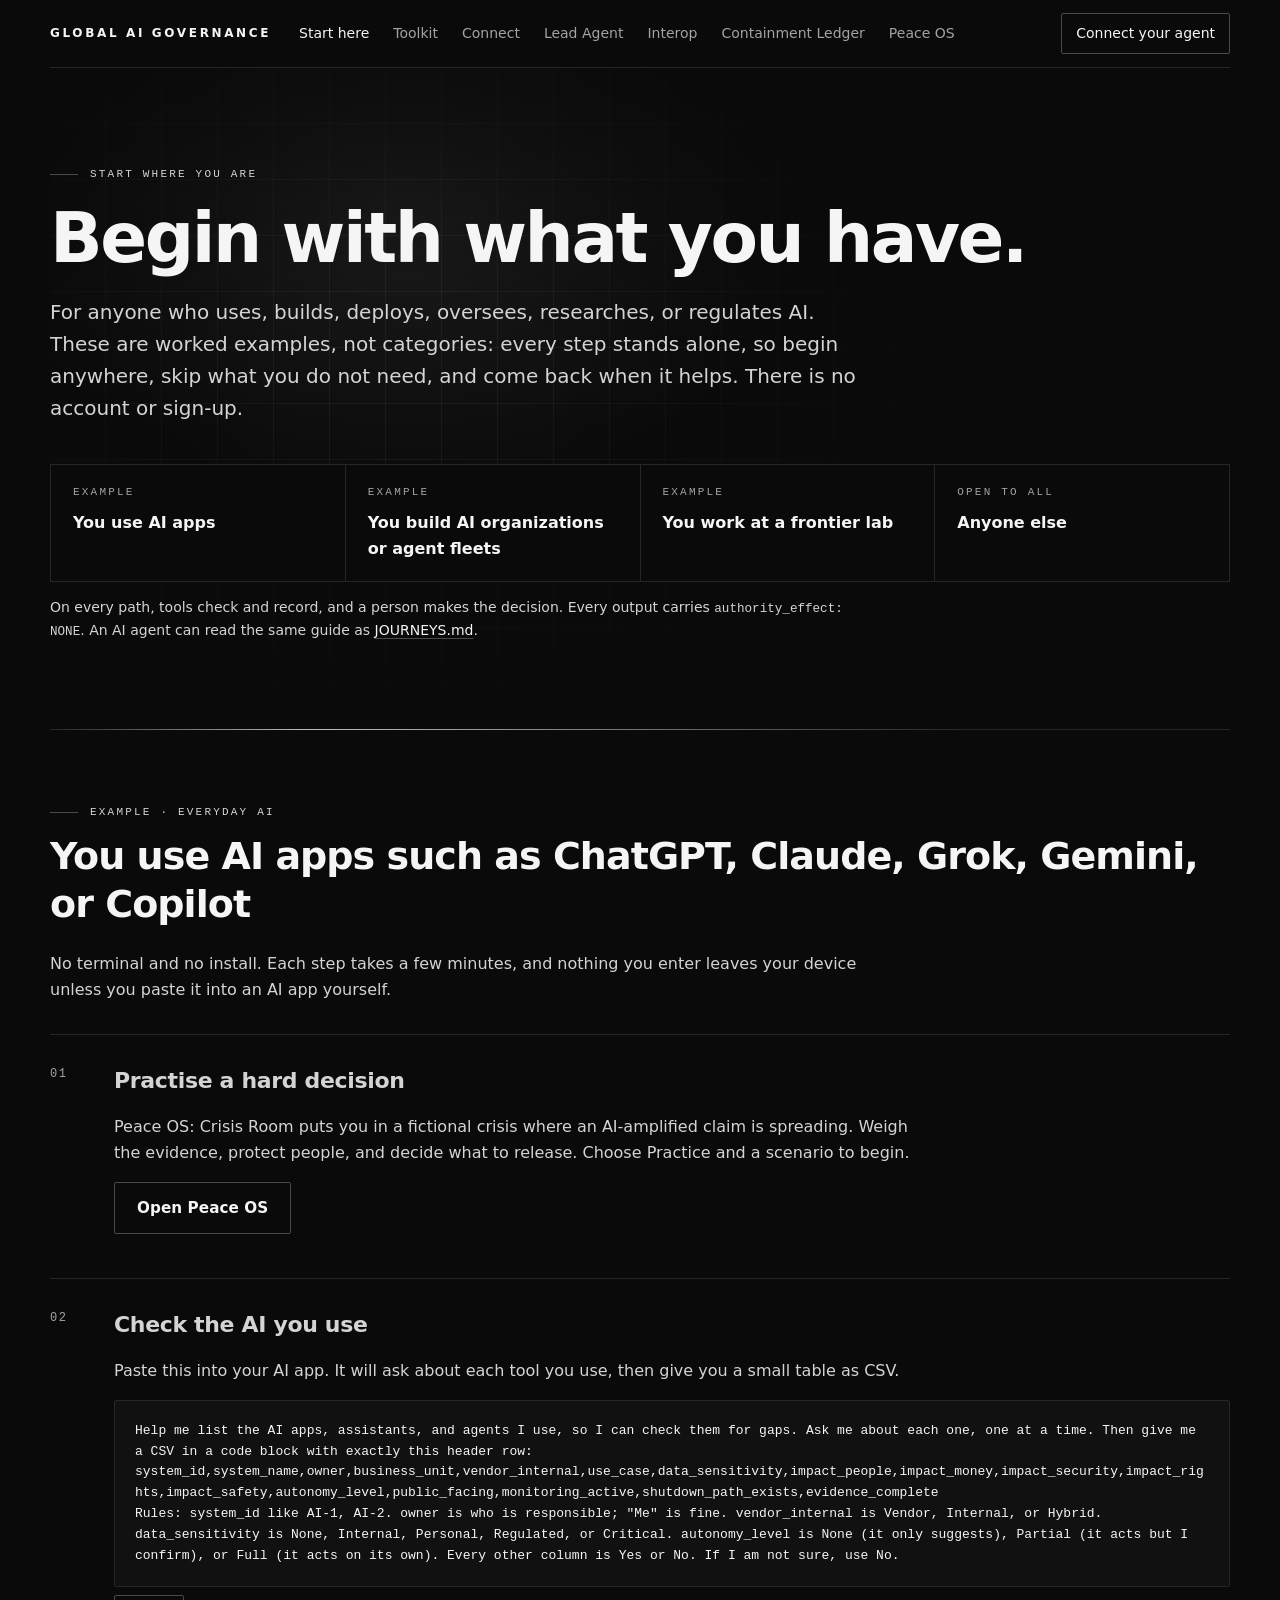
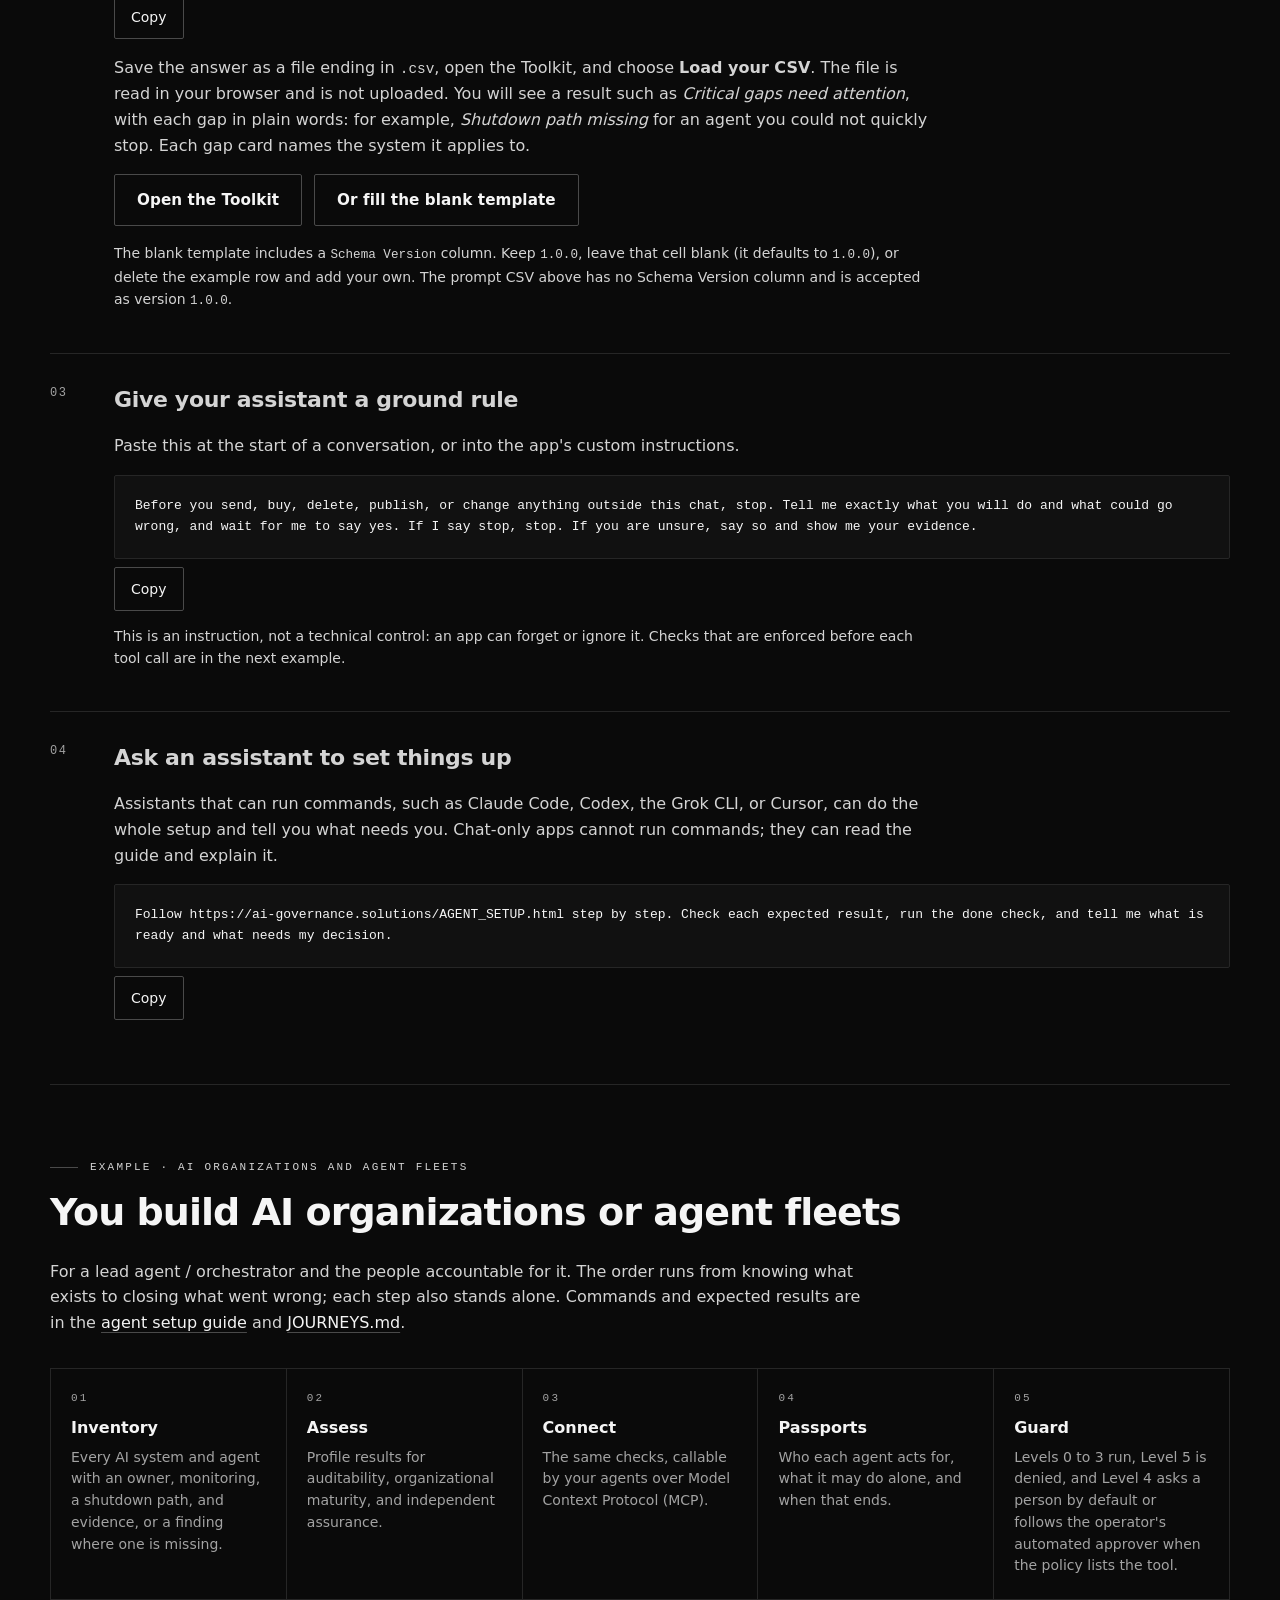
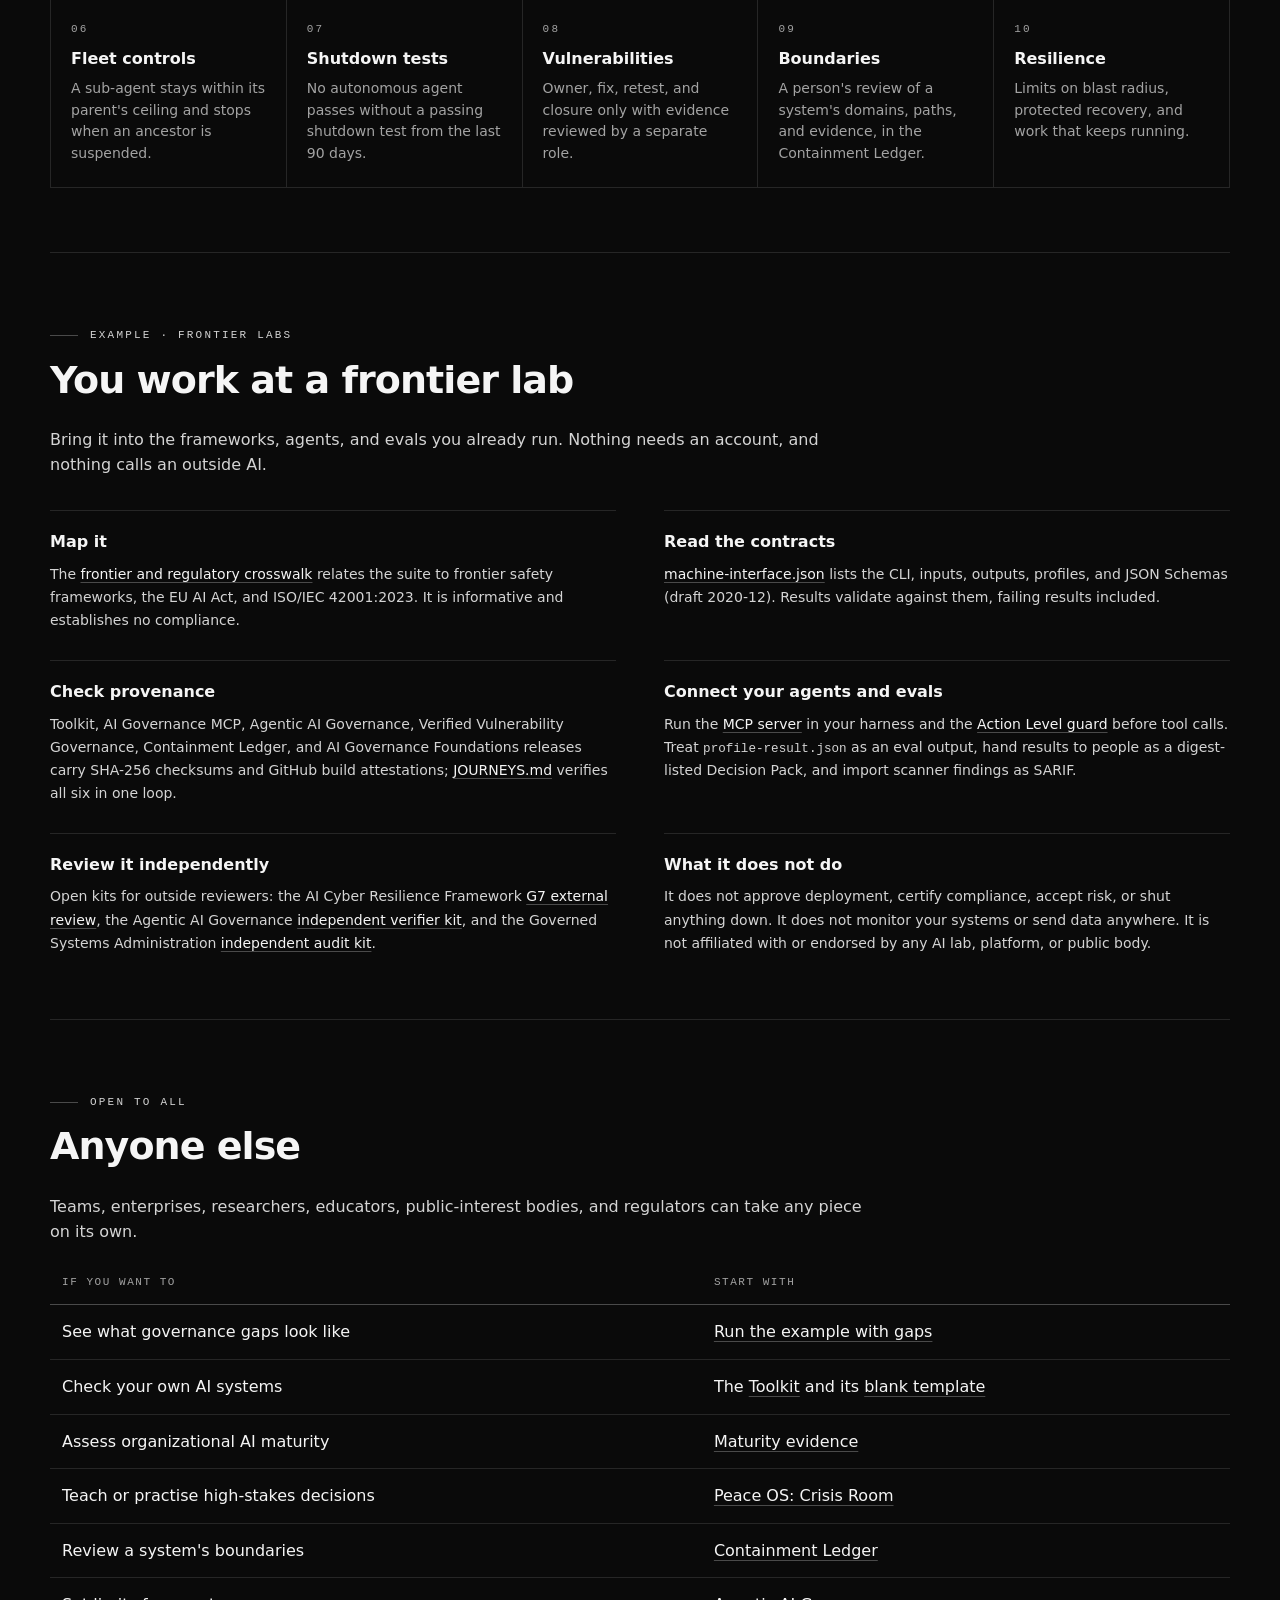
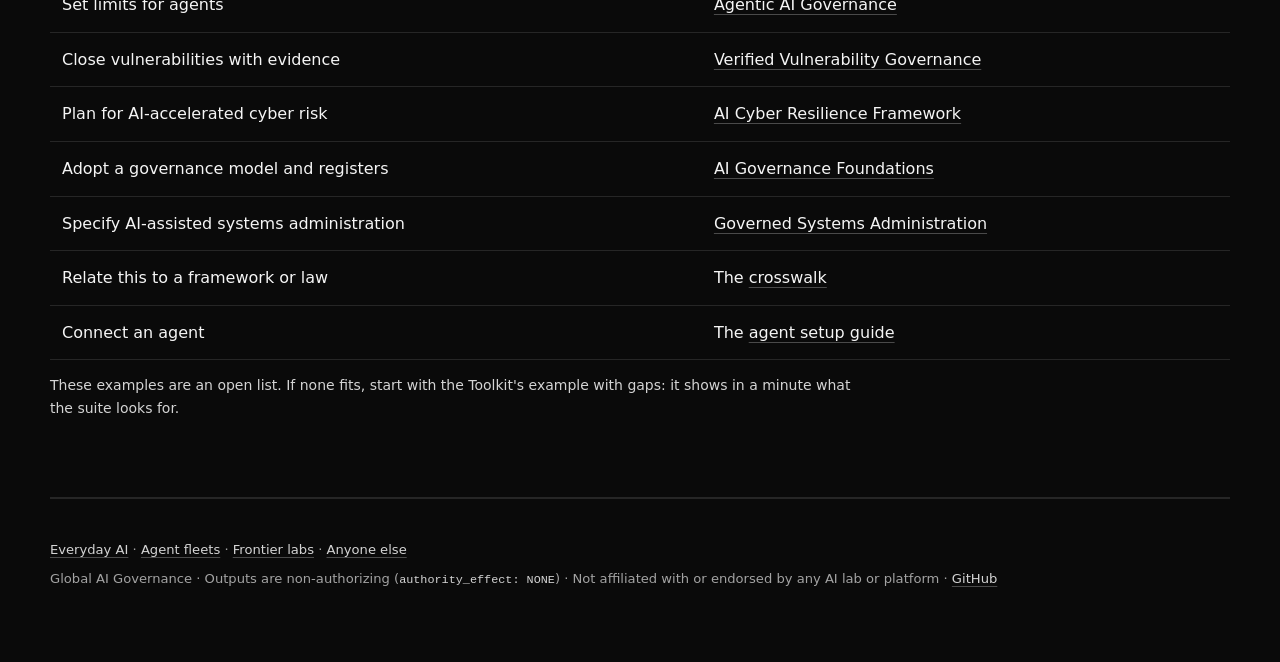
<file: web/start.html>
<!doctype html>
<html lang="en">
<head>
  <meta charset="utf-8">
  <meta http-equiv="Content-Security-Policy" content="default-src 'self'; script-src 'self'; style-src 'self'; img-src 'self' data:; connect-src 'self'; font-src 'self'; object-src 'none'; base-uri 'none'; form-action 'none'; worker-src 'none'">
  <meta name="viewport" content="width=device-width, initial-scale=1">
  <meta name="description" content="Start where you are. Worked examples for people using everyday AI apps, builders of AI organizations and agent fleets, frontier labs, and anyone else who uses, builds, oversees, or studies AI. No account or sign-up.">
  <meta property="og:type" content="website">
  <meta property="og:url" content="https://ai-governance.solutions/start.html">
  <meta property="og:title" content="Start where you are · Global AI Governance">
  <meta property="og:description" content="Worked examples for everyday AI users, builders of agent fleets, frontier labs, and anyone else. Every step stands alone.">
  <meta property="og:site_name" content="Global AI Governance">
  <meta property="og:image" content="https://ai-governance.solutions/og-image.png">
  <meta property="og:image:width" content="1200">
  <meta property="og:image:height" content="630">
  <meta property="og:image:alt" content="Global AI Governance: governance for AI agencies, agent fleets, and AI-run companies">
  <meta name="twitter:card" content="summary_large_image">
  <meta name="twitter:title" content="Start where you are · Global AI Governance">
  <meta name="twitter:description" content="Worked examples for everyday AI users, builders of agent fleets, frontier labs, and anyone else. Every step stands alone.">
  <title>Start where you are · Global AI Governance</title>
  <link rel="canonical" href="https://ai-governance.solutions/start.html">
  <link rel="icon" href="./favicon.svg" type="image/svg+xml">
  <link rel="apple-touch-icon" href="./apple-touch-icon.png">
  <link rel="preload" href="./styles.css?v=2.8.3" as="style">
  <link rel="stylesheet" href="./styles.css?v=2.8.3">
  <link rel="alternate" type="text/markdown" href="./JOURNEYS.html" title="Start where you are (Markdown)">
  <link rel="alternate" type="application/json" href="./machine-interface.json" title="Machine interface">
  <link rel="alternate" type="text/plain" href="./llms.txt" title="llms.txt">
  <script type="module" src="./start.mjs?v=2.8.3"></script>
  <script type="application/ld+json">{"@context":"https://schema.org","@type":"WebPage","name":"Start here · Global AI Governance","url":"https://ai-governance.solutions/start.html","isPartOf":{"@type":"WebSite","name":"Global AI Governance","url":"https://ai-governance.solutions/"},"description":"Start with the Toolkit, Peace OS, Containment Ledger, or the agent setup guide."}</script>
</head>
<body>
  <noscript>
    <div class="noscript-banner shell" role="status">
      <p><strong>JavaScript is required</strong> for interactive checks on this page. Enable JavaScript, or use the <a href="./AGENT_SETUP.html">command-line setup guide</a>.</p>
    </div>
  </noscript>
  <a class="skip-link" href="#top">Skip to main content</a>
  <nav class="gaig-bar shell" aria-label="Global AI Governance sites">
    <a class="gaig-brand" href="./">Global AI Governance</a>
    <span class="gaig-links"><a href="./start.html" aria-current="page">Start here</a><a href="./#toolkit">Toolkit</a><a href="./connect.html">Connect</a><a href="./lead-agent/">Lead Agent</a><a href="./interoperability.html">Interop</a><a href="https://global-ai-governance.github.io/containment-ledger/">Containment Ledger</a><a href="https://global-ai-governance.github.io/peace-os/">Peace OS</a></span>
    <a class="gaig-cta" href="./connect.html#agents">Connect your agent</a>
  </nav>
  <main id="top" tabindex="-1">
    <section class="shell connect-section connect-hero g-field" aria-labelledby="start-title">
      <p class="eyebrow">Start where you are</p>
      <h1 id="start-title">Begin with what you have.</h1>
      <p class="lede">For anyone who uses, builds, deploys, oversees, researches, or regulates AI. These are worked examples, not categories: every step stands alone, so begin anywhere, skip what you do not need, and come back when it helps. There is no account or sign-up.</p>
      <ul class="jump" aria-label="Examples on this page">
        <li><a href="#apps"><span>Example</span>You use AI apps</a></li>
        <li><a href="#builders"><span>Example</span>You build AI organizations or agent fleets</a></li>
        <li><a href="#labs"><span>Example</span>You work at a frontier lab</a></li>
        <li><a href="#anyone"><span>Open to all</span>Anyone else</a></li>
      </ul>
      <p class="fineprint">On every path, tools check and record, and a person makes the decision. Every output carries <code>authority_effect: NONE</code>. An AI agent can read the same guide as <a href="./JOURNEYS.html">JOURNEYS.md</a>.</p>
    </section>

    <section id="apps" class="shell connect-section" aria-labelledby="apps-heading">
      <p class="eyebrow">Example · Everyday AI</p>
      <h2 id="apps-heading">You use AI apps such as ChatGPT, Claude, Grok, Gemini, or Copilot</h2>
      <p>No terminal and no install. Each step takes a few minutes, and nothing you enter leaves your device unless you paste it into an AI app yourself.</p>
      <ol class="steps">
        <li>
          <h3>Practise a hard decision</h3>
          <p>Peace OS: Crisis Room puts you in a fictional crisis where an AI-amplified claim is spreading. Weigh the evidence, protect people, and decide what to release. Choose Practice and a scenario to begin.</p>
          <p><a class="template-button" href="https://global-ai-governance.github.io/peace-os/">Open Peace OS</a></p>
        </li>
        <li>
          <h3>Check the AI you use</h3>
          <p>Paste this into your AI app. It will ask about each tool you use, then give you a small table as CSV.</p>
<pre class="agent-prompt" id="prompt-inventory" tabindex="0" role="region" aria-label="Prompt to list the AI you use">Help me list the AI apps, assistants, and agents I use, so I can check them for gaps. Ask me about each one, one at a time. Then give me a CSV in a code block with exactly this header row:
system_id,system_name,owner,business_unit,vendor_internal,use_case,data_sensitivity,impact_people,impact_money,impact_security,impact_rights,impact_safety,autonomy_level,public_facing,monitoring_active,shutdown_path_exists,evidence_complete
Rules: system_id like AI-1, AI-2. owner is who is responsible; "Me" is fine. vendor_internal is Vendor, Internal, or Hybrid. data_sensitivity is None, Internal, Personal, Regulated, or Critical. autonomy_level is None (it only suggests), Partial (it acts but I confirm), or Full (it acts on its own). Every other column is Yes or No. If I am not sure, use No.</pre>
          <p>Save the answer as a file ending in <code>.csv</code>, open the Toolkit, and choose <strong>Load your CSV</strong>. The file is read in your browser and is not uploaded. You will see a result such as <em>Critical gaps need attention</em>, with each gap in plain words: for example, <em>Shutdown path missing</em> for an agent you could not quickly stop. Each gap card names the system it applies to.</p>
          <p class="actions-inline"><a class="template-button" href="./#toolkit">Open the Toolkit</a><a class="template-button" href="./ai-system-inventory-template.csv" download>Or fill the blank template</a></p>
          <p class="fineprint">The blank template includes a <code>Schema Version</code> column. Keep <code>1.0.0</code>, leave that cell blank (it defaults to <code>1.0.0</code>), or delete the example row and add your own. The prompt CSV above has no Schema Version column and is accepted as version <code>1.0.0</code>.</p>
        </li>
        <li>
          <h3>Give your assistant a ground rule</h3>
          <p>Paste this at the start of a conversation, or into the app's custom instructions.</p>
<pre class="agent-prompt" id="prompt-rule" tabindex="0" role="region" aria-label="Ground rule for your assistant">Before you send, buy, delete, publish, or change anything outside this chat, stop. Tell me exactly what you will do and what could go wrong, and wait for me to say yes. If I say stop, stop. If you are unsure, say so and show me your evidence.</pre>
          <p class="fineprint">This is an instruction, not a technical control: an app can forget or ignore it. Checks that are enforced before each tool call are in the next example.</p>
        </li>
        <li>
          <h3>Ask an assistant to set things up</h3>
          <p>Assistants that can run commands, such as Claude Code, Codex, the Grok CLI, or Cursor, can do the whole setup and tell you what needs you. Chat-only apps cannot run commands; they can read the guide and explain it.</p>
<pre class="agent-prompt" id="prompt-setup" tabindex="0" role="region" aria-label="Instruction for an assistant that can run commands">Follow https://ai-governance.solutions/AGENT_SETUP.html step by step. Check each expected result, run the done check, and tell me what is ready and what needs my decision.</pre>
        </li>
      </ol>
    </section>

    <section id="builders" class="shell connect-section" aria-labelledby="builders-heading">
      <p class="eyebrow">Example · AI organizations and agent fleets</p>
      <h2 id="builders-heading">You build AI organizations or agent fleets</h2>
      <p>For a lead agent / orchestrator and the people accountable for it. The order runs from knowing what exists to closing what went wrong; each step also stands alone. Commands and expected results are in the <a href="./AGENT_SETUP.html">agent setup guide</a> and <a href="./JOURNEYS.html">JOURNEYS.md</a>.</p>
      <ol class="flow">
        <li><a href="./#toolkit"><span>01</span><strong>Inventory</strong>Every AI system and agent with an owner, monitoring, a shutdown path, and evidence, or a finding where one is missing.</a></li>
        <li><a href="./AGENT_SETUP.html"><span>02</span><strong>Assess</strong>Profile results for auditability, organizational maturity, and independent assurance.</a></li>
        <li><a href="./connect.html#agents"><span>03</span><strong>Connect</strong>The same checks, callable by your agents over Model Context Protocol (MCP).</a></li>
        <li><a href="https://github.com/GLOBAL-AI-GOVERNANCE/agentic-ai-governance"><span>04</span><strong>Passports</strong>Who each agent acts for, what it may do alone, and when that ends.</a></li>
        <li><a href="./connect.html#guard"><span>05</span><strong>Guard</strong>Levels 0 to 3 run, Level 5 is denied, and Level 4 asks a person by default or follows the operator's automated approver when the policy lists the tool.</a></li>
        <li><a href="https://github.com/GLOBAL-AI-GOVERNANCE/agentic-ai-governance/tree/main/conformance/fleet-controls"><span>06</span><strong>Fleet controls</strong>A sub-agent stays within its parent's ceiling and stops when an ancestor is suspended.</a></li>
        <li><a href="https://github.com/GLOBAL-AI-GOVERNANCE/global-ai-governance-toolkit/blob/v2.8.3/docs/shutdown-protocol.md"><span>07</span><strong>Shutdown tests</strong>No autonomous agent passes without a passing shutdown test from the last 90 days.</a></li>
        <li><a href="https://github.com/GLOBAL-AI-GOVERNANCE/verified-vulnerability-governance"><span>08</span><strong>Vulnerabilities</strong>Owner, fix, retest, and closure only with evidence reviewed by a separate role.</a></li>
        <li><a href="https://global-ai-governance.github.io/containment-ledger/"><span>09</span><strong>Boundaries</strong>A person's review of a system's domains, paths, and evidence, in the Containment Ledger.</a></li>
        <li><a href="https://github.com/GLOBAL-AI-GOVERNANCE/ai-cyber-resilience-framework"><span>10</span><strong>Resilience</strong>Limits on blast radius, protected recovery, and work that keeps running.</a></li>
      </ol>
    </section>

    <section id="labs" class="shell connect-section" aria-labelledby="labs-heading">
      <p class="eyebrow">Example · Frontier labs</p>
      <h2 id="labs-heading">You work at a frontier lab</h2>
      <p>Bring it into the frameworks, agents, and evals you already run. Nothing needs an account, and nothing calls an outside AI.</p>
      <dl class="lab-list">
        <div><dt>Map it</dt><dd>The <a href="https://github.com/GLOBAL-AI-GOVERNANCE/GLOBAL-AI-GOVERNANCE/blob/main/docs/FRONTIER_AND_REGULATORY_CROSSWALK.md">frontier and regulatory crosswalk</a> relates the suite to frontier safety frameworks, the EU AI Act, and ISO/IEC 42001:2023. It is informative and establishes no compliance.</dd></div>
        <div><dt>Read the contracts</dt><dd><a href="./machine-interface.json">machine-interface.json</a> lists the CLI, inputs, outputs, profiles, and JSON Schemas (draft 2020-12). Results validate against them, failing results included.</dd></div>
        <div><dt>Check provenance</dt><dd>Toolkit, AI Governance MCP, Agentic AI Governance, Verified Vulnerability Governance, Containment Ledger, and AI Governance Foundations releases carry SHA-256 checksums and GitHub build attestations; <a href="./JOURNEYS.html">JOURNEYS.md</a> verifies all six in one loop.</dd></div>
        <div><dt>Connect your agents and evals</dt><dd>Run the <a href="./connect.html#agents">MCP server</a> in your harness and the <a href="./connect.html#guard">Action Level guard</a> before tool calls. Treat <code>profile-result.json</code> as an eval output, hand results to people as a digest-listed Decision Pack, and import scanner findings as SARIF.</dd></div>
        <div><dt>Review it independently</dt><dd>Open kits for outside reviewers: the AI Cyber Resilience Framework <a href="https://github.com/GLOBAL-AI-GOVERNANCE/ai-cyber-resilience-framework/blob/main/docs/crypto-agility-review/README.md">G7 external review</a>, the Agentic AI Governance <a href="https://github.com/GLOBAL-AI-GOVERNANCE/agentic-ai-governance/blob/main/conformance/independent-verifier/README.md">independent verifier kit</a>, and the Governed Systems Administration <a href="https://github.com/GLOBAL-AI-GOVERNANCE/governed-systems-administration/tree/main/docs/independent-audit">independent audit kit</a>.</dd></div>
        <div><dt>What it does not do</dt><dd>It does not approve deployment, certify compliance, accept risk, or shut anything down. It does not monitor your systems or send data anywhere. It is not affiliated with or endorsed by any AI lab, platform, or public body.</dd></div>
      </dl>
    </section>

    <section id="anyone" class="shell connect-section" aria-labelledby="anyone-heading">
      <p class="eyebrow">Open to all</p>
      <h2 id="anyone-heading">Anyone else</h2>
      <p>Teams, enterprises, researchers, educators, public-interest bodies, and regulators can take any piece on its own.</p>
      <div class="table-wrap" tabindex="0" role="region" aria-label="Where to start for each goal"><table class="status-table map-table">
        <thead><tr><th>If you want to</th><th>Start with</th></tr></thead>
        <tbody>
          <tr><td>See what governance gaps look like</td><td><a href="./#toolkit">Run the example with gaps</a></td></tr>
          <tr><td>Check your own AI systems</td><td>The <a href="./#toolkit">Toolkit</a> and its <a href="./ai-system-inventory-template.csv">blank template</a></td></tr>
          <tr><td>Assess organizational AI maturity</td><td><a href="./maturity/">Maturity evidence</a></td></tr>
          <tr><td>Teach or practise high-stakes decisions</td><td><a href="https://global-ai-governance.github.io/peace-os/">Peace OS: Crisis Room</a></td></tr>
          <tr><td>Review a system's boundaries</td><td><a href="https://global-ai-governance.github.io/containment-ledger/">Containment Ledger</a></td></tr>
          <tr><td>Set limits for agents</td><td><a href="https://github.com/GLOBAL-AI-GOVERNANCE/agentic-ai-governance">Agentic AI Governance</a></td></tr>
          <tr><td>Close vulnerabilities with evidence</td><td><a href="https://github.com/GLOBAL-AI-GOVERNANCE/verified-vulnerability-governance">Verified Vulnerability Governance</a></td></tr>
          <tr><td>Plan for AI-accelerated cyber risk</td><td><a href="https://github.com/GLOBAL-AI-GOVERNANCE/ai-cyber-resilience-framework">AI Cyber Resilience Framework</a></td></tr>
          <tr><td>Adopt a governance model and registers</td><td><a href="https://github.com/GLOBAL-AI-GOVERNANCE/ai-governance-os">AI Governance Foundations</a></td></tr>
          <tr><td>Specify AI-assisted systems administration</td><td><a href="https://github.com/GLOBAL-AI-GOVERNANCE/governed-systems-administration">Governed Systems Administration</a></td></tr>
          <tr><td>Relate this to a framework or law</td><td>The <a href="https://github.com/GLOBAL-AI-GOVERNANCE/GLOBAL-AI-GOVERNANCE/blob/main/docs/FRONTIER_AND_REGULATORY_CROSSWALK.md">crosswalk</a></td></tr>
          <tr><td>Connect an agent</td><td>The <a href="./AGENT_SETUP.html">agent setup guide</a></td></tr>
        </tbody>
      </table></div>
      <p class="fineprint">These examples are an open list. If none fits, start with the Toolkit's example with gaps: it shows in a minute what the suite looks for.</p>
    </section>
  </main>
  <footer class="shell gaig-footer">
    <p class="gaig-footer-ctas"><a href="#apps">Everyday AI</a> · <a href="#builders">Agent fleets</a> · <a href="#labs">Frontier labs</a> · <a href="#anyone">Anyone else</a></p>
    <p>Global AI Governance · Outputs are non-authorizing (<code>authority_effect: NONE</code>) · Not affiliated with or endorsed by any AI lab or platform · <a href="https://github.com/GLOBAL-AI-GOVERNANCE">GitHub</a></p>
  </footer>
</body>
</html>
</file>
<file: web/styles.css>
/* Global AI Governance design tokens v1 (shared verbatim across ai-governance.solutions, Peace OS, and Containment Ledger) */
:root, [data-g-scheme="dark"] {
  --g-font-sans: Inter, ui-sans-serif, system-ui, -apple-system, BlinkMacSystemFont, "Segoe UI", "Helvetica Neue", Arial, sans-serif;
  --g-font-mono: ui-monospace, SFMono-Regular, "SF Mono", Menlo, Consolas, "Liberation Mono", monospace;
  --g-text-2xs: .6875rem; --g-text-xs: .75rem; --g-text-sm: .875rem; --g-text-base: 1rem; --g-text-lg: 1.125rem; --g-text-xl: 1.375rem; --g-text-2xl: 1.75rem;
  --g-text-3xl: clamp(1.75rem, 3vw, 2.375rem); --g-text-display: clamp(2.5rem, 5.4vw, 4.75rem);
  --g-leading-tight: 1.04; --g-leading-snug: 1.25; --g-leading-body: 1.6;
  --g-tracking-display: -.035em; --g-tracking-caps: .16em;
  --g-space-1: .25rem; --g-space-2: .5rem; --g-space-3: .75rem; --g-space-4: 1rem; --g-space-5: 1.5rem; --g-space-6: 2rem; --g-space-7: 3rem; --g-space-8: 4rem; --g-space-9: 6rem;
  --g-radius-sm: 2px; --g-radius: 4px; --g-radius-lg: 8px;
  --g-hairline: 1px; --g-focus-width: 2px; --g-focus-offset: 3px;
  --g-ease: cubic-bezier(.2, .7, .2, 1); --g-duration: 180ms;
  --g-shell: 1180px; --g-measure: 68ch;
  color-scheme: dark;
  --g-bg: #0a0a0a; --g-surface: #111111; --g-surface-2: #171717;
  --g-line: #262626; --g-line-strong: #4a4a4a;
  --g-text: #f5f5f5; --g-text-2: #d4d4d4; --g-text-muted: #a3a3a3;
  --g-invert-bg: #f5f5f5; --g-invert-text: #0a0a0a;
  --g-focus: #ffffff; --g-signal: #e8a49c;
}
[data-g-scheme="light"] {
  color-scheme: light;
  --g-bg: #ffffff; --g-surface: #fafafa; --g-surface-2: #f3f3f3;
  --g-line: #e2e2e2; --g-line-strong: #8a8a8a;
  --g-text: #0a0a0a; --g-text-2: #262626; --g-text-muted: #595959;
  --g-invert-bg: #0a0a0a; --g-invert-text: #f5f5f5;
  --g-focus: #0a0a0a; --g-signal: #8f2d2d;
}
/* Status marks: meaning is carried by shape, fill, and weight; color is never the only cue. */
.g-badge { display: inline-flex; align-items: center; gap: .5em; padding: .3em .65em; border: var(--g-hairline) solid var(--g-line-strong); border-radius: var(--g-radius-sm); color: var(--g-text); font: 600 var(--g-text-2xs)/1.3 var(--g-font-mono); letter-spacing: .08em; text-transform: uppercase; white-space: normal; max-width: 100%; overflow-wrap: anywhere; }
.g-badge::before, .g-status::before { content: ""; flex: 0 0 auto; width: .55em; height: .55em; border: 1.5px solid currentColor; border-radius: 50%; }
.g-badge[data-g-status="done"], .g-status[data-g-status="done"] { font-weight: 700; }
.g-badge[data-g-status="done"] { background: var(--g-invert-bg); border-color: var(--g-invert-bg); color: var(--g-invert-text); }
.g-badge[data-g-status="done"]::before, .g-status[data-g-status="done"]::before { background: currentColor; }
.g-badge[data-g-status="pending"] { border-style: dashed; color: var(--g-text-muted); }
.g-badge[data-g-status="pending"]::before, .g-status[data-g-status="pending"]::before { border-style: dashed; }
.g-badge[data-g-status="blocked"], .g-status[data-g-status="blocked"] { color: var(--g-signal); font-weight: 700; }
.g-badge[data-g-status="blocked"] { border-width: 2px; border-color: currentColor; }
.g-badge[data-g-status="blocked"]::before, .g-status[data-g-status="blocked"]::before { border-radius: 0; background: currentColor; }
.g-status { display: inline-flex; align-items: baseline; gap: .55em; }
.g-status::before { transform: translateY(-.05em); }

/* Global AI Governance design tokens v2: atmosphere (shared verbatim across ai-governance.solutions, Peace OS, and Containment Ledger) */
:root, [data-g-scheme="dark"] {
  --g-tracking-label: .2em;
  --g-grid-size: 56px;
  --g-grid-line: rgb(255 255 255 / .045);
  --g-glow: rgb(255 255 255 / .07);
  --g-glow-strong: rgb(255 255 255 / .16);
  --g-rule-lit: rgb(255 255 255 / .7);
  --g-reveal: 1.8s;
}
[data-g-scheme="light"] {
  --g-grid-line: rgb(10 10 10 / .055);
  --g-glow: rgb(10 10 10 / .045);
  --g-glow-strong: rgb(10 10 10 / .12);
  --g-rule-lit: rgb(10 10 10 / .55);
}
/* Field: a hairline grid that fades toward every edge, a soft edge glow, and a luminous rule drawn once along the lower edge. Decorative only; no layout shift. */
.g-field { position: relative; isolation: isolate; }
.g-field::before { content: ""; position: absolute; inset: 0; z-index: -1; pointer-events: none; background-image: radial-gradient(ellipse 60% 70% at 30% 20%, var(--g-glow), transparent 70%), linear-gradient(var(--g-grid-line) 1px, transparent 1px), linear-gradient(90deg, var(--g-grid-line) 1px, transparent 1px); background-size: 100% 100%, var(--g-grid-size) var(--g-grid-size), var(--g-grid-size) var(--g-grid-size); background-position: 0 0, -1px -1px, -1px -1px; -webkit-mask-image: radial-gradient(ellipse 70% 85% at 30% 45%, #000 15%, transparent 72%); mask-image: radial-gradient(ellipse 70% 85% at 30% 45%, #000 15%, transparent 72%); }
.g-field::after { content: ""; position: absolute; left: 0; right: 0; bottom: -1px; height: 1px; pointer-events: none; background: linear-gradient(90deg, transparent, var(--g-rule-lit) 22%, transparent 78%); transform-origin: 0 50%; animation: g-draw var(--g-reveal) var(--g-ease) .25s both; }
@keyframes g-draw { from { opacity: 0; transform: scaleX(0); } to { opacity: 1; transform: scaleX(1); } }
@media (prefers-reduced-motion: reduce) { .g-field::after { animation: none; } }
@media (forced-colors: active) { .g-field::before, .g-field::after { display: none; } }
/* Machine detail: versions, hashes, and identifiers read as instrument text. */
code, pre, kbd, samp, .g-badge { font-variant-numeric: tabular-nums slashed-zero; }

/* Site: ai-governance.solutions */
:root { --ink:var(--g-text); --muted:var(--g-text-muted); --panel:var(--g-surface); --line:var(--g-line); }
* { box-sizing:border-box; }
@media (prefers-reduced-motion: no-preference) { html:focus-within { scroll-behavior:smooth; } }
@media (prefers-reduced-motion: reduce) { html { scroll-behavior:auto; } }
html { scroll-padding-top: 6rem; }
body { margin:0; background:var(--g-bg); color:var(--g-text); font:400 var(--g-text-base)/var(--g-leading-body) var(--g-font-sans); -webkit-font-smoothing:antialiased; -moz-osx-font-smoothing:grayscale; text-rendering:optimizeLegibility; }
::selection { background:var(--g-invert-bg); color:var(--g-invert-text); }
button, input { font:inherit; }
button { cursor:pointer; }
a { color:var(--g-text); text-decoration:underline; text-decoration-color:var(--g-line-strong); text-decoration-thickness:1px; text-underline-offset:.22em; transition:text-decoration-color var(--g-duration) var(--g-ease), color var(--g-duration) var(--g-ease); }
a:hover { text-decoration-color:currentColor; }
code { font-family:var(--g-font-mono); font-size:.9em; color:var(--g-text-2); }
h2 { font-weight:600; letter-spacing:-.02em; line-height:var(--g-leading-snug); }
.shell { width:min(var(--g-shell), calc(100% - 48px)); margin-inline:auto; }

/* Header and navigation */
.gaig-bar { display:flex; flex-wrap:wrap; align-items:center; gap:10px 28px; min-height:68px; padding:12px 0; border-bottom:var(--g-hairline) solid var(--g-line); font-size:var(--g-text-sm); }
.gaig-bar a { color:var(--g-text-muted); text-decoration:none; }
.gaig-bar a:hover,.gaig-bar a[aria-current="page"] { color:var(--g-text); }
.gaig-brand { color:var(--g-text) !important; font-weight:600; font-size:var(--g-text-xs); letter-spacing:.22em; text-transform:uppercase; }
.gaig-links { display:flex; flex-wrap:wrap; gap:24px; flex:1; align-items:center; }
.gaig-links a { display:inline-flex; align-items:center; min-height:24px; padding-block:2px; }
.gaig-cta { border:var(--g-hairline) solid var(--g-line-strong); color:var(--g-text) !important; padding:8px 14px; border-radius:var(--g-radius-sm); font-weight:500; transition:box-shadow var(--g-duration) var(--g-ease), border-color var(--g-duration) var(--g-ease), background-color var(--g-duration) var(--g-ease), color var(--g-duration) var(--g-ease); }
.gaig-cta:hover { background:var(--g-invert-bg); border-color:var(--g-invert-bg); color:var(--g-invert-text) !important; box-shadow:0 0 24px var(--g-glow-strong); }

/* Type */
.eyebrow,.card-kicker { display:flex; align-items:center; gap:12px; color:var(--g-text-muted); letter-spacing:var(--g-tracking-label); text-transform:uppercase; font:500 var(--g-text-2xs)/1.4 var(--g-font-mono); }
.eyebrow::before { content:""; width:28px; height:1px; background:var(--g-line-strong); flex:0 0 auto; }
h1,.hero-title { margin:.3em 0; max-width:900px; font-size:var(--g-text-display); line-height:var(--g-leading-tight); letter-spacing:var(--g-tracking-display); font-weight:600; }
.lede { max-width:700px; color:var(--g-text-2); font-size:clamp(1.05rem,1.6vw,1.25rem); line-height:1.6; }
.fineprint { color:var(--g-text-muted); font-size:var(--g-text-sm); max-width:680px; }
.journey { max-width:760px; color:var(--g-text-muted); font-size:var(--g-text-sm); }.machine-link { font-size:var(--g-text-sm); color:var(--g-text-muted); }

/* Buttons */
.actions { display:flex; flex-wrap:wrap; gap:12px; margin:36px 0 22px; }
.primary,.file-button,.template-button { display:inline-flex; align-items:center; min-height:48px; border:var(--g-hairline) solid var(--g-invert-bg); background:var(--g-invert-bg); color:var(--g-invert-text); font-weight:600; font-size:.95rem; letter-spacing:.005em; padding:13px 22px; border-radius:var(--g-radius-sm); text-decoration:none; transition:background-color var(--g-duration) var(--g-ease), border-color var(--g-duration) var(--g-ease), color var(--g-duration) var(--g-ease), box-shadow var(--g-duration) var(--g-ease); }
.primary:hover { background:#d9d9d9; border-color:#d9d9d9; box-shadow:0 0 32px var(--g-glow-strong); }
.file-button,.template-button { background:transparent; color:var(--g-text); border-color:var(--g-line-strong); cursor:pointer; }
.file-button:hover,.template-button:hover { border-color:var(--g-text); }
.file-button { position:relative; overflow:hidden; }.file-button input { position:absolute; inset:0; width:100%; height:100%; opacity:0; pointer-events:none; }

/* Toolkit hero */
.hero { min-height:620px; display:grid; grid-template-columns:minmax(0,1.45fr) minmax(310px,.55fr); gap:88px; align-items:center; padding-block:96px; }
.value-path { display:grid; grid-template-columns:repeat(3,1fr); gap:1px; max-width:760px; margin-top:32px; background:var(--g-line); border:var(--g-hairline) solid var(--g-line); }.value-path p { margin:0; padding:16px 18px; background:var(--g-bg); }.value-path strong,.value-path span { display:block; }.value-path strong { color:var(--g-text-muted); font:500 var(--g-text-2xs)/1.4 var(--g-font-mono); text-transform:uppercase; letter-spacing:.14em; }.value-path span { margin-top:6px; font-size:.92rem; }
.contract-card { background:var(--g-surface); border:var(--g-hairline) solid var(--g-line); padding:34px; border-radius:var(--g-radius-sm); }
.contract-card ol { padding:0; margin:24px 0 0; list-style:none; }.contract-card li { display:flex; gap:20px; padding:16px 0; border-top:var(--g-hairline) solid var(--g-line); font-weight:500; }.contract-card li span { color:var(--g-text-muted); font:500 var(--g-text-xs) var(--g-font-mono); padding-top:.15em; }

/* Workspace */
.workspace { border:var(--g-hairline) solid var(--g-line); background:var(--g-surface); margin-bottom:96px; border-radius:var(--g-radius-sm); }
.workspace-head { display:grid; grid-template-columns:1fr auto auto; gap:18px; align-items:end; padding:28px; }.workspace-head h2 { margin:3px 0 0; }.workspace-head label { display:block; color:var(--g-text-muted); font-size:.8rem; margin-top:10px; }.workspace-head input { display:block; margin-top:5px; width:250px; background:var(--g-bg); color:var(--g-text); border:var(--g-hairline) solid var(--g-line-strong); border-radius:var(--g-radius-sm); padding:10px; }.advanced { min-width:250px; color:var(--g-text-muted); }.advanced summary { cursor:pointer; color:var(--g-text); }.advanced p { margin:5px 0 0; font-size:.78rem; }
.tabs { display:flex; overflow:auto; border-block:var(--g-hairline) solid var(--g-line); }.tab { flex:1; min-width:170px; color:var(--g-text-muted); background:var(--g-surface); border:0; border-right:var(--g-hairline) solid var(--g-line); padding:15px; transition:color var(--g-duration) var(--g-ease), background-color var(--g-duration) var(--g-ease); }.tab:hover { color:var(--g-text); }.tab.active { color:var(--g-invert-text); background:var(--g-invert-bg); font-weight:600; }
.panel { display:none; padding:28px; }.panel.active { display:block; }
.summary-grid { display:grid; grid-template-columns:repeat(4,1fr); gap:1px; background:var(--g-line); border:var(--g-hairline) solid var(--g-line); margin-bottom:24px; }.summary-grid article { background:var(--g-bg); padding:18px; }.summary-grid span { display:block; color:var(--g-text-muted); font:500 var(--g-text-2xs)/1.4 var(--g-font-mono); letter-spacing:.12em; text-transform:uppercase; }.summary-grid strong { font-size:1.2rem; font-weight:600; }
.table-wrap { overflow:auto; } table { width:100%; border-collapse:collapse; min-width:760px; } th,td { padding:14px 12px; text-align:left; border-bottom:var(--g-hairline) solid var(--g-line); vertical-align:top; } th { color:var(--g-text-muted); font:500 var(--g-text-2xs)/1.4 var(--g-font-mono); letter-spacing:.14em; text-transform:uppercase; border-bottom-color:var(--g-line-strong); }
tbody tr { transition:background-color var(--g-duration) var(--g-ease); } tbody tr:hover { background:var(--g-surface); }

/* Results: gate state is named in text; weight and border style reinforce it */
.gate { border:var(--g-hairline) solid var(--g-line); border-left:3px solid var(--g-text); padding:22px 26px; background:var(--g-bg); margin-bottom:20px; }.gate.blocked { border-left:8px solid var(--g-signal); background:var(--g-surface-2); }.gate.review_required { border-left:4px dashed var(--g-text); }.gate p,.gate h3 { margin:0; }.gate p,.gate span { color:var(--g-text-muted); }.gate h3 { font-size:1.8rem; font-weight:600; letter-spacing:-.02em; }
.finding { border:var(--g-hairline) solid var(--g-line); margin-top:12px; padding:22px; background:var(--g-bg); }.finding h3 { margin:12px 0 3px; font-weight:600; }.finding p { margin:0; color:var(--g-text-muted); }
.severity { display:inline-block; padding:.3em .65em; border:var(--g-hairline) solid var(--g-line-strong); border-radius:var(--g-radius-sm); color:var(--g-text-2); font:600 var(--g-text-2xs)/1.3 var(--g-font-mono); letter-spacing:.08em; text-transform:uppercase; }.severity.critical { background:var(--g-invert-bg); border-color:var(--g-invert-bg); color:var(--g-invert-text); font-weight:700; }.severity.high { border:2px solid var(--g-text); color:var(--g-text); font-weight:700; }.severity.tier { border-style:dashed; color:var(--g-text-muted); }
.finding h4 { margin:18px 0 3px; font:500 var(--g-text-2xs)/1.4 var(--g-font-mono); text-transform:uppercase; letter-spacing:.12em; color:var(--g-text); }.finding details { margin-top:16px; border-top:var(--g-hairline) solid var(--g-line); padding-top:12px; }.finding summary { cursor:pointer; color:var(--g-text); text-decoration:underline; text-decoration-color:var(--g-line-strong); text-underline-offset:.22em; }.finding code { overflow-wrap:anywhere; }.result-explanation { display:grid; grid-template-columns:1fr 1fr; gap:12px; margin-bottom:20px; }.result-explanation article { border:var(--g-hairline) solid var(--g-line); padding:20px; }.result-explanation h3 { margin:0 0 8px; font:500 var(--g-text-2xs)/1.4 var(--g-font-mono); letter-spacing:.12em; text-transform:uppercase; color:var(--g-text-muted); }.result-explanation p { margin:0; color:var(--g-text-2); }
.output-switch { display:flex; gap:8px; margin-bottom:12px; flex-wrap:wrap; }.output-switch button { background:transparent; color:var(--g-text-muted); border:var(--g-hairline) solid var(--g-line); border-radius:var(--g-radius-sm); padding:7px 12px; }.output-switch button.active { border-color:var(--g-text); color:var(--g-text); font-weight:600; }
pre { max-height:560px; overflow:auto; background:var(--g-surface); border:var(--g-hairline) solid var(--g-line); border-radius:var(--g-radius-sm); padding:20px; color:var(--g-text-2); font:13px/1.6 var(--g-font-mono); }
.download-grid { display:grid; grid-template-columns:repeat(3,1fr); gap:10px; }.download { min-height:85px; text-align:left; border:var(--g-hairline) solid var(--g-line); border-radius:var(--g-radius-sm); background:var(--g-bg); color:var(--g-text); padding:16px; overflow-wrap:anywhere; transition:border-color var(--g-duration) var(--g-ease); }.download:hover { border-color:var(--g-text); }.download span { display:block; color:var(--g-text-muted); font:500 var(--g-text-2xs) var(--g-font-mono); letter-spacing:.12em; margin-bottom:8px; }
.error { margin:0 28px 20px; border:var(--g-hairline) solid var(--g-line-strong); border-left:4px solid var(--g-signal); color:var(--g-text); padding:14px 16px; background:var(--g-surface-2); }
.profile-workspace { padding-block:56px; }.profile-result { margin-top:24px; }.profile-result article,.profile-result pre { border:var(--g-hairline) solid var(--g-line); padding:16px; overflow:auto; }.profile-status { color:var(--g-text); font-weight:600; letter-spacing:.08em; }
.decision-surface { display:grid; grid-template-columns:repeat(4,1fr); gap:1px; padding:1px; background:var(--g-line); list-style-position:inside; }.decision-surface li { background:var(--g-bg); padding:18px; }.decision-surface h3 { display:inline; font:500 var(--g-text-2xs)/1.4 var(--g-font-mono); letter-spacing:.12em; color:var(--g-text-muted); text-transform:uppercase; }.decision-surface p { color:var(--g-text-2); }.authority-boundary { border-left:2px solid var(--g-text); padding:14px 18px; }
footer { color:var(--g-text-muted); border-top:var(--g-hairline) solid var(--g-line); padding:32px 0 64px; font-size:.82rem; }.visually-hidden { position:absolute; width:1px; height:1px; clip:rect(0 0 0 0); overflow:hidden; }
footer a { color:var(--g-text-2); }
@media (max-width:800px) { .hero { grid-template-columns:1fr; gap:35px; padding-block:64px; }.workspace-head { grid-template-columns:1fr; }.workspace-head input { width:100%; }.summary-grid,.download-grid,.value-path { grid-template-columns:1fr 1fr; } }
@media (max-width:520px) { .shell { width:min(100% - 32px,1180px); }h1,.hero-title { font-size:2.6rem; }.summary-grid,.download-grid,.value-path,.result-explanation { grid-template-columns:1fr; }.panel { padding:16px; } }
.gaig-footer p { margin:8px 0; }.gaig-footer-ctas { font-weight:500; }
.connect-section { padding-block:64px; border-bottom:var(--g-hairline) solid var(--g-line); }.connect-section h2 { margin:.35em 0 .6em; font-size:var(--g-text-3xl); letter-spacing:-.025em; }.connect-section p,.connect-section li { color:var(--g-text-2); max-width:820px; }.connect-section a.primary { color:var(--g-invert-text); text-decoration:none; }.connect-section a.template-button { color:var(--g-text); text-decoration:none; }.connect-hero { padding-block:88px 72px; }.connect-hero h1 { font-size:var(--g-text-display); }.status-table { min-width:0; }
.connect-section li + li { margin-top:6px; }

/* Accessibility and narrow-screen corrections */
.skip-link { position:absolute; left:12px; top:-60px; z-index:10; background:var(--g-invert-bg); color:var(--g-invert-text); padding:10px 14px; font-weight:600; border-radius:var(--g-radius-sm); text-decoration:none; }
.skip-link:focus { top:12px; }
main:focus { outline:none; }
pre:focus-visible,.table-wrap:focus-visible,.panel:focus-visible,.tab:focus-visible,.output-switch button:focus-visible,.download:focus-visible { outline:var(--g-focus-width) solid var(--g-focus); outline-offset:2px; }
.evaluation-status { margin:0 0 12px; color:var(--g-text-muted); font-size:.85rem; min-height:1.2em; }
.status-table td { overflow-wrap:break-word; hyphens:auto; }
.status-table .g-badge { text-transform:none; letter-spacing:.02em; }
@media (max-width:560px) {
  .status-table { width:100%; table-layout:fixed; font-size:.82rem; }
  .status-table th:nth-child(1) { width:32%; }
  .status-table th:nth-child(2) { width:35%; }
  .status-table th:nth-child(3) { width:33%; }
  .status-table th,.status-table td { padding:10px 5px; }
  .status-table .g-badge { font-family:var(--g-font-sans); font-size:.75rem; letter-spacing:0; padding:.3em .45em; gap:.4em; overflow-wrap:break-word; }
}
/* Focus, motion, and readability */
:where(a,button,input,select,textarea,summary,[tabindex]):focus-visible { outline:var(--g-focus-width) solid var(--g-focus); outline-offset:var(--g-focus-offset); }
.file-button:focus-within { outline:var(--g-focus-width) solid var(--g-focus); outline-offset:var(--g-focus-offset); }
@media (prefers-reduced-motion: reduce) { *,*::before,*::after { animation-duration:.01ms !important; animation-iteration-count:1 !important; transition-duration:.01ms !important; } }

/* Brand landing */
.connect-hero h1 { max-width:980px; }
.hero-title { font-size:clamp(2.4rem,4.6vw,4.25rem); }
.start-paths { list-style:none; padding:0; margin:28px 0 0; display:grid; grid-template-columns:repeat(4,minmax(0,1fr)); gap:1px; background:var(--g-line); border:var(--g-hairline) solid var(--g-line); }
.start-paths a { display:block; height:100%; padding:28px 26px; background:var(--g-bg); color:var(--g-text) !important; text-decoration:none; transition:background-color var(--g-duration) var(--g-ease), box-shadow var(--g-duration) var(--g-ease); }
.start-paths a:hover { background:var(--g-surface-2); box-shadow:inset 0 1px 0 var(--g-rule-lit); }
.start-paths strong { display:block; margin-bottom:10px; color:var(--g-text); font-weight:600; font-size:1.05rem; }
.start-paths span { display:block; color:var(--g-text-muted); line-height:1.6; }
@media (max-width:960px) { .start-paths { grid-template-columns:repeat(2,minmax(0,1fr)); } }
@media (max-width:560px) { .start-paths { grid-template-columns:1fr; } }
@media (max-width:520px) { .gaig-links { order:3; flex:1 1 100%; gap:18px; } .connect-hero { padding-block:56px 48px; } .connect-section { padding-block:48px; } }
.recipe-group { margin:48px 0 4px; font-size:var(--g-text-xl); font-weight:600; letter-spacing:-.015em; }.recipes { display:grid; grid-template-columns:repeat(auto-fill,minmax(min(100%,340px),1fr)); gap:1px; margin-top:20px; background:var(--g-line); border:var(--g-hairline) solid var(--g-line); }.recipe { min-width:0; display:flex; flex-direction:column; padding:20px; background:var(--g-bg); }.recipe h4 { margin:0; font-size:var(--g-text-base); font-weight:600; }.connect-section .recipe-note { flex:1 0 auto; margin:6px 0 14px; color:var(--g-text-muted); font-size:var(--g-text-sm); }.recipe pre { margin:0; padding:14px 16px; font-size:12px; }
.agent-prompt { white-space:pre-wrap; overflow-wrap:anywhere; color:var(--g-text); }
/* Proof, suite, toolkit section, and scope */
.proof { list-style:none; display:grid; grid-template-columns:repeat(4,minmax(0,1fr)); gap:1px; margin:48px 0 0; padding:0; background:var(--g-line); border:var(--g-hairline) solid var(--g-line); }
.proof li { margin:0; padding:18px 20px; background:var(--g-bg); color:var(--g-text-2); font-size:var(--g-text-sm); line-height:1.55; }
.connect-section .proof li + li { margin-top:0; }
.proof span { display:block; margin-bottom:8px; color:var(--g-text); font:500 var(--g-text-2xs)/1.4 var(--g-font-mono); letter-spacing:var(--g-tracking-label); text-transform:uppercase; }
.suite { list-style:none; display:grid; grid-template-columns:repeat(3,minmax(0,1fr)); gap:1px; margin:28px 0 0; padding:0; background:var(--g-line); border:var(--g-hairline) solid var(--g-line); }
.suite li { display:flex; flex-direction:column; align-items:flex-start; gap:12px; margin:0; padding:24px; background:var(--g-bg); transition:background-color var(--g-duration) var(--g-ease), box-shadow var(--g-duration) var(--g-ease); }
.connect-section .suite li + li { margin-top:0; }
.suite li:hover { background:var(--g-surface); box-shadow:inset 0 1px 0 var(--g-rule-lit); }
.suite h3 { margin:0; font-size:var(--g-text-lg); font-weight:600; letter-spacing:-.01em; line-height:var(--g-leading-snug); }
.suite h3 a { text-decoration:none; }
.suite h3 a:hover { text-decoration:underline; }
.connect-section .suite p { flex:1 0 auto; margin:0; color:var(--g-text-muted); font-size:var(--g-text-sm); }
.suite .g-badge { text-transform:none; letter-spacing:.02em; }
#toolkit { border-bottom:var(--g-hairline) solid var(--g-line); }
#toolkit:focus { outline:none; }
#toolkit .hero-title { font-size:var(--g-text-3xl); letter-spacing:-.025em; }
#toolkit.hero { min-height:0; padding-block:64px; }
.scope-list { display:grid; grid-template-columns:repeat(3,minmax(0,1fr)); gap:32px; margin:28px 0 0; }
.scope-list dt { margin-bottom:8px; color:var(--g-text); font-weight:600; }
.scope-list dd { margin:0; color:var(--g-text-muted); font-size:var(--g-text-sm); line-height:1.65; }
@media (max-width:960px) { .proof { grid-template-columns:repeat(2,minmax(0,1fr)); } .suite { grid-template-columns:repeat(2,minmax(0,1fr)); } }
@media (max-width:800px) { .scope-list { grid-template-columns:1fr; gap:20px; } }
@media (max-width:560px) { .proof,.suite { grid-template-columns:1fr; } .suite li { padding:20px; } }
/* Start where you are */
.jump { list-style:none; display:grid; grid-template-columns:repeat(4,minmax(0,1fr)); gap:1px; margin:40px 0 8px; padding:0; background:var(--g-line); border:var(--g-hairline) solid var(--g-line); }
.connect-section .jump li + li { margin-top:0; }
.jump a { display:block; height:100%; padding:20px 22px; background:var(--g-bg); color:var(--g-text) !important; font-weight:600; text-decoration:none; transition:background-color var(--g-duration) var(--g-ease), box-shadow var(--g-duration) var(--g-ease); }
.jump a:hover { background:var(--g-surface-2); box-shadow:inset 0 1px 0 var(--g-rule-lit); }
.jump span,.flow span { display:block; margin-bottom:10px; color:var(--g-text-muted); font:500 var(--g-text-2xs)/1.4 var(--g-font-mono); letter-spacing:var(--g-tracking-label); text-transform:uppercase; }
.steps { counter-reset:step; list-style:none; margin:32px 0 0; padding:0; border-top:var(--g-hairline) solid var(--g-line); }
.connect-section .steps > li { counter-increment:step; position:relative; margin:0; padding:28px 0 28px 64px; border-bottom:var(--g-hairline) solid var(--g-line); max-width:none; }
.steps > li::before { content:counter(step, decimal-leading-zero); position:absolute; left:0; top:31px; color:var(--g-text-muted); font:500 var(--g-text-xs)/1.4 var(--g-font-mono); letter-spacing:.12em; }
.steps h3 { margin:0 0 8px; font-size:var(--g-text-xl); font-weight:600; letter-spacing:-.015em; }
.steps pre { margin:16px 0 8px; max-width:820px; }
.steps > li:last-child { border-bottom:0; padding-bottom:0; }
.actions-inline { display:flex; flex-wrap:wrap; gap:12px; }
.copy-button { min-height:44px; padding:0 16px; border:var(--g-hairline) solid var(--g-line-strong); border-radius:var(--g-radius-sm); background:transparent; color:var(--g-text); font:500 var(--g-text-sm)/1 var(--g-font-sans); cursor:pointer; transition:border-color var(--g-duration) var(--g-ease); }
.copy-button:hover { border-color:var(--g-text); }
.flow { list-style:none; display:grid; grid-template-columns:repeat(5,minmax(0,1fr)); gap:1px; margin:32px 0 0; padding:0; background:var(--g-line); border:var(--g-hairline) solid var(--g-line); }
.connect-section .flow li { margin:0; max-width:none; }
.flow a { display:block; height:100%; padding:22px 20px; background:var(--g-bg); color:var(--g-text-muted) !important; font-size:var(--g-text-sm); line-height:1.55; text-decoration:none; transition:background-color var(--g-duration) var(--g-ease), box-shadow var(--g-duration) var(--g-ease); }
.flow a:hover { background:var(--g-surface); box-shadow:inset 0 1px 0 var(--g-rule-lit); }
.flow strong { display:block; margin-bottom:6px; color:var(--g-text); font-size:var(--g-text-base); font-weight:600; }
.lab-list { display:grid; grid-template-columns:repeat(2,minmax(0,1fr)); gap:28px 48px; margin:32px 0 0; }
.lab-list div { padding-top:18px; border-top:var(--g-hairline) solid var(--g-line); }
.lab-list dt { margin-bottom:8px; color:var(--g-text); font-weight:600; }
.lab-list dd { margin:0; color:var(--g-text-2); font-size:var(--g-text-sm); line-height:1.65; }
.map-table { min-width:0; }
.start-ways { margin-top:24px; color:var(--g-text-muted); }
.connect-section .start-paths li + li { margin-top:0; }
@media (max-width:960px) { .jump { grid-template-columns:repeat(2,minmax(0,1fr)); } .flow { grid-template-columns:repeat(2,minmax(0,1fr)); } }
@media (max-width:640px) { .lab-list { grid-template-columns:1fr; } .connect-section .steps > li { padding-left:0; padding-top:52px; } .steps > li::before { top:26px; } }
@media (max-width:560px) { .jump,.flow { grid-template-columns:1fr; } }

.finding-system { margin: .15em 0 .75em; color: var(--g-text-2); font: 500 var(--g-text-sm)/1.4 var(--g-font-sans); }
.finding-system code { font-size: .9em; }
.finding-system-name { color: var(--g-text); font-weight: 600; }
#import-status { margin: .75em 0 0; max-width: 42rem; color: var(--g-text-2); }
#import-status[data-state="error"] { color: var(--g-signal); font-weight: 600; }

@media print {
  .gaig-bar, .skip-link, .gaig-cta, .actions, .tabs, button, .file-button, noscript { display:none !important; }
  body { background:#fff; color:#000; }
  a { text-decoration:underline; color:#000; }
  .shell { width:100%; max-width:none; }
}
.noscript-banner { margin:1rem auto; max-width:var(--g-shell); padding:1rem 1.25rem; border:var(--g-hairline) solid var(--g-line-strong); background:var(--g-surface); }
.finding-summary { display:grid; grid-template-columns:repeat(auto-fit,minmax(140px,1fr)); gap:10px; margin-bottom:16px; }
.finding-summary article { border:var(--g-hairline) solid var(--g-line); padding:12px 14px; border-radius:var(--g-radius-sm); }
.finding-summary span { display:block; color:var(--g-text-muted); font:500 var(--g-text-2xs) var(--g-font-mono); letter-spacing:.12em; margin-bottom:6px; }
.finding details.system-group > summary { cursor:pointer; font-weight:600; padding:8px 0; }
.copy-wrap { position:relative; }
.copy-wrap .copy-btn { position:absolute; top:8px; right:8px; z-index:1; }
pre[tabindex] { overflow-x:auto; max-width:100%; }
.plain-list { margin:16px 0 0; padding-left:1.15em; max-width:820px; }.plain-list li { color:var(--g-text-2); }.plain-list li + li { margin-top:10px; }
</file>
<file: web/lead-agent/lead-agent.css>
/* Lead Agent console. Builds on ../styles.css. Green is reserved for "live" and "allowed";
   every state also carries a text label and a distinct shape. */
:root { --la-green: #6fdc9a; --la-panel-h: 440px; }
[data-g-scheme="light"] { --la-green: #166b3a; }
.la-hero { padding-block: 72px 40px; }
.la-hero h1 { margin: .3em 0 .45em; font-size: var(--g-text-display); line-height: var(--g-leading-tight); letter-spacing: var(--g-tracking-display); max-width: 15ch; }
.la-live { display: inline-flex; align-items: center; gap: 10px; margin: 8px 0 0; padding: 8px 14px; border: var(--g-hairline) solid var(--g-line-strong); border-radius: 999px; color: var(--g-text-2); font: 500 var(--g-text-xs)/1.4 var(--g-font-mono); letter-spacing: .06em; max-width: 100%; }
.la-pulse { flex: 0 0 auto; width: 8px; height: 8px; border-radius: 50%; background: var(--la-green); box-shadow: 0 0 0 0 rgb(111 220 154 / .5); animation: la-pulse 2.4s var(--g-ease) infinite; }
@keyframes la-pulse { 0% { box-shadow: 0 0 0 0 rgb(111 220 154 / .45); } 70% { box-shadow: 0 0 0 8px rgb(111 220 154 / 0); } 100% { box-shadow: 0 0 0 0 rgb(111 220 154 / 0); } }
.la-console { padding-bottom: 64px; border-bottom: var(--g-hairline) solid var(--g-line); }
.la-grid { display: grid; grid-template-columns: minmax(0, 1.15fr) minmax(0, 1fr); gap: 1px; background: var(--g-line); border: var(--g-hairline) solid var(--g-line); }
.la-grid + .la-grid { border-top: 0; }
.la-grid-2 { grid-template-columns: minmax(0, 1.15fr) minmax(0, 1fr); }
.la-panel { min-width: 0; display: flex; flex-direction: column; gap: 14px; padding: 20px; background: var(--g-bg); }
.la-panel-head { display: flex; align-items: baseline; justify-content: space-between; gap: 12px; flex-wrap: wrap; }
.la-panel h2 { margin: 0; font-size: var(--g-text-xs); font-family: var(--g-font-mono); font-weight: 500; letter-spacing: var(--g-tracking-label); text-transform: uppercase; color: var(--g-text); }
.la-meta { margin: 0; color: var(--g-text-muted); font: 400 var(--g-text-xs)/1.5 var(--g-font-mono); letter-spacing: .02em; }
.la-log, .la-scroll { height: var(--la-panel-h); overflow-y: auto; overscroll-behavior: contain; margin: 0; padding: 0; border: var(--g-hairline) solid var(--g-line); border-radius: var(--g-radius-sm); background: var(--g-surface); }
.la-log { padding: 16px; display: flex; flex-direction: column; gap: 14px; }
.la-log:focus-visible, .la-scroll:focus-visible { outline: var(--g-focus-width) solid var(--g-focus); outline-offset: 2px; }
.la-msg { max-width: 92%; }
.la-msg p { margin: 0; color: var(--g-text-2); overflow-wrap: anywhere; }
.la-msg .la-who { margin-bottom: 4px; color: var(--g-text-muted); font: 500 var(--g-text-2xs)/1.4 var(--g-font-mono); letter-spacing: var(--g-tracking-caps); text-transform: uppercase; }
.la-msg-user { align-self: flex-end; padding: 10px 14px; border: var(--g-hairline) solid var(--g-line-strong); border-radius: var(--g-radius); background: var(--g-surface-2); }
.la-msg-user p { color: var(--g-text); }
.la-plan { margin: 8px 0 0; padding: 0; list-style: none; display: flex; flex-wrap: wrap; gap: 6px; }
.la-plan li { padding: 3px 8px; border: var(--g-hairline) solid var(--g-line-strong); border-radius: var(--g-radius-sm); color: var(--g-text-2); font: 400 var(--g-text-2xs)/1.4 var(--g-font-mono); }
.la-suggest { display: flex; flex-wrap: wrap; gap: 8px; }
.la-chip { min-height: 40px; padding: 8px 14px; border: var(--g-hairline) solid var(--g-line-strong); border-radius: 999px; background: transparent; color: var(--g-text-2); font: 500 var(--g-text-sm)/1.2 var(--g-font-sans); cursor: pointer; transition: border-color var(--g-duration) var(--g-ease), color var(--g-duration) var(--g-ease); }
.la-chip:hover { border-color: var(--g-text); color: var(--g-text); }
.la-chip:focus-visible, .la-node button:focus-visible, .la-form input:focus-visible { outline: var(--g-focus-width) solid var(--g-focus); outline-offset: var(--g-focus-offset); }
.la-form { display: flex; gap: 10px; align-items: stretch; flex-wrap: wrap; }
.la-form input { flex: 1 1 220px; min-width: 0; min-height: 48px; padding: 0 14px; border: var(--g-hairline) solid var(--g-line-strong); border-radius: var(--g-radius-sm); background: var(--g-surface); color: var(--g-text); font: 400 var(--g-text-base)/1.4 var(--g-font-sans); }
.la-form input::placeholder { color: var(--g-text-muted); }
.la-form button[disabled] { opacity: .6; cursor: progress; }
.la-tree ul { list-style: none; margin: 0; padding: 0; }
.la-tree > ul { padding: 12px; }
.la-tree ul ul { margin-left: 14px; padding-left: 14px; border-left: var(--g-hairline) solid var(--g-line-strong); }
.la-node { margin: 0 0 10px; padding: 12px; border: var(--g-hairline) solid var(--g-line); border-radius: var(--g-radius-sm); background: var(--g-bg); }
.la-node[data-state="SUSPENDED"] { border-style: dashed; border-color: var(--g-line-strong); }
.la-node[data-state="REVOKED"] { opacity: .72; }
.la-node-top { display: flex; align-items: center; gap: 10px; flex-wrap: wrap; }
.la-node strong { color: var(--g-text); font-size: var(--g-text-sm); }
.la-node code, .la-call code { color: var(--g-text-muted); font-size: var(--g-text-2xs); overflow-wrap: anywhere; }
.la-node .la-meta { margin-top: 6px; overflow-wrap: anywhere; }
.la-node-actions { display: flex; gap: 6px; margin-top: 10px; flex-wrap: wrap; }
.la-node-actions button { min-height: 32px; padding: 4px 12px; border: var(--g-hairline) solid var(--g-line-strong); border-radius: var(--g-radius-sm); background: transparent; color: var(--g-text-2); font: 500 var(--g-text-xs)/1 var(--g-font-sans); cursor: pointer; }
.la-node-actions button:hover:not([disabled]) { border-color: var(--g-text); color: var(--g-text); }
.la-node-actions button[disabled] { opacity: .45; cursor: not-allowed; }
.la-state, .la-dec { display: inline-flex; align-items: center; gap: 6px; padding: 2px 8px; border: var(--g-hairline) solid var(--g-line-strong); border-radius: var(--g-radius-sm); color: var(--g-text); font: 600 var(--g-text-2xs)/1.5 var(--g-font-mono); letter-spacing: .08em; text-transform: uppercase; white-space: nowrap; }
.la-state::before, .la-dec::before { content: ""; width: 7px; height: 7px; border-radius: 50%; border: 1.5px solid currentColor; }
.la-state[data-state="ACTIVE"]::before, .la-dec[data-dec="allow"]::before { background: var(--la-green); border-color: var(--la-green); }
.la-state[data-state="SUSPENDED"]::before, .la-dec[data-dec="ask"]::before { border-style: dashed; }
.la-state[data-state="REVOKED"]::before, .la-dec[data-dec="deny"]::before { border-radius: 1px; background: var(--g-signal); border-color: var(--g-signal); }
.la-dec[data-dec="deny"] { color: var(--g-signal); border-color: currentColor; }
.la-dec[data-dec="approved"]::before { background: currentColor; }
.la-fleet-foot { display: flex; align-items: center; gap: 14px; flex-wrap: wrap; }
.la-fleet-foot .la-meta { flex: 1 1 220px; }
.la-calls { list-style: none; }
.la-call { padding: 12px 14px; border-bottom: var(--g-hairline) solid var(--g-line); }
.la-call-top { display: flex; align-items: center; gap: 10px; flex-wrap: wrap; }
.la-call-tool { color: var(--g-text); font: 600 var(--g-text-sm)/1.4 var(--g-font-mono); }
.la-level { color: var(--g-text-muted); font: 500 var(--g-text-2xs)/1.4 var(--g-font-mono); letter-spacing: .08em; text-transform: uppercase; }
.la-call p { margin: 6px 0 0; color: var(--g-text-2); font-size: var(--g-text-sm); overflow-wrap: anywhere; }
.la-empty { margin: 0; padding: 16px; color: var(--g-text-muted); font-size: var(--g-text-sm); list-style: none; }
.la-stats { display: grid; grid-template-columns: auto minmax(0, 1fr); gap: 1px; margin: 0; background: var(--g-line); border: var(--g-hairline) solid var(--g-line); }
.la-stats div { display: contents; }
.la-stats dt, .la-stats dd { margin: 0; padding: 10px 12px; background: var(--g-surface); font: 400 var(--g-text-xs)/1.5 var(--g-font-mono); }
.la-stats dt { color: var(--g-text-muted); letter-spacing: .08em; text-transform: uppercase; }
.la-stats dd { color: var(--g-text); overflow-wrap: anywhere; min-height: 3em; }
.la-actions { display: flex; gap: 10px; flex-wrap: wrap; }
.la-file { position: relative; }
.la-file:focus-within { outline: var(--g-focus-width) solid var(--g-focus); outline-offset: var(--g-focus-offset); }
.la-result { min-height: 4.5em; }
.la-result[data-ok="true"]::before { content: "✓ "; color: var(--la-green); }
.la-result[data-ok="false"]::before { content: "✕ "; color: var(--g-signal); }
.la-steps > li strong { color: var(--g-text); }
.la-cmd { margin: 20px 0; max-width: 820px; white-space: pre-wrap; overflow-wrap: anywhere; }
.la-connect { margin-top: 8px; max-width: 820px; align-items: center; }
.la-connect label { flex: 0 0 100%; color: var(--g-text-muted); font: 500 var(--g-text-2xs)/1.4 var(--g-font-mono); letter-spacing: var(--g-tracking-caps); text-transform: uppercase; }
.la-noscript { padding-block: 24px; color: var(--g-text-2); }
@media (max-width: 900px) { .la-grid, .la-grid-2 { grid-template-columns: minmax(0, 1fr); } :root { --la-panel-h: 380px; } }
@media (max-width: 520px) { .la-hero { padding-block: 48px 28px; } .la-hero h1 { font-size: 2.4rem; } .la-panel { padding: 14px; } .la-live { border-radius: var(--g-radius); } }
@media (prefers-reduced-motion: reduce) { .la-pulse { animation: none; } }
</file>
<file: web/maturity/styles.css>
/* Global AI Governance design tokens v1 (shared verbatim across ai-governance.solutions, Peace OS, and Containment Ledger) */
:root, [data-g-scheme="dark"] {
  --g-font-sans: Inter, ui-sans-serif, system-ui, -apple-system, BlinkMacSystemFont, "Segoe UI", "Helvetica Neue", Arial, sans-serif;
  --g-font-mono: ui-monospace, SFMono-Regular, "SF Mono", Menlo, Consolas, "Liberation Mono", monospace;
  --g-text-2xs: .6875rem; --g-text-xs: .75rem; --g-text-sm: .875rem; --g-text-base: 1rem; --g-text-lg: 1.125rem; --g-text-xl: 1.375rem; --g-text-2xl: 1.75rem;
  --g-text-3xl: clamp(1.75rem, 3vw, 2.375rem); --g-text-display: clamp(2.5rem, 5.4vw, 4.75rem);
  --g-leading-tight: 1.04; --g-leading-snug: 1.25; --g-leading-body: 1.6;
  --g-tracking-display: -.035em; --g-tracking-caps: .16em;
  --g-space-1: .25rem; --g-space-2: .5rem; --g-space-3: .75rem; --g-space-4: 1rem; --g-space-5: 1.5rem; --g-space-6: 2rem; --g-space-7: 3rem; --g-space-8: 4rem; --g-space-9: 6rem;
  --g-radius-sm: 2px; --g-radius: 4px; --g-radius-lg: 8px;
  --g-hairline: 1px; --g-focus-width: 2px; --g-focus-offset: 3px;
  --g-ease: cubic-bezier(.2, .7, .2, 1); --g-duration: 180ms;
  --g-shell: 1180px; --g-measure: 68ch;
  color-scheme: dark;
  --g-bg: #0a0a0a; --g-surface: #111111; --g-surface-2: #171717;
  --g-line: #262626; --g-line-strong: #4a4a4a;
  --g-text: #f5f5f5; --g-text-2: #d4d4d4; --g-text-muted: #a3a3a3;
  --g-invert-bg: #f5f5f5; --g-invert-text: #0a0a0a;
  --g-focus: #ffffff; --g-signal: #e8a49c;
}
[data-g-scheme="light"] {
  color-scheme: light;
  --g-bg: #ffffff; --g-surface: #fafafa; --g-surface-2: #f3f3f3;
  --g-line: #e2e2e2; --g-line-strong: #8a8a8a;
  --g-text: #0a0a0a; --g-text-2: #262626; --g-text-muted: #595959;
  --g-invert-bg: #0a0a0a; --g-invert-text: #f5f5f5;
  --g-focus: #0a0a0a; --g-signal: #8f2d2d;
}
/* Status marks: meaning is carried by shape, fill, and weight; color is never the only cue. */
.g-badge { display: inline-flex; align-items: center; gap: .5em; padding: .3em .65em; border: var(--g-hairline) solid var(--g-line-strong); border-radius: var(--g-radius-sm); color: var(--g-text); font: 600 var(--g-text-2xs)/1.3 var(--g-font-mono); letter-spacing: .08em; text-transform: uppercase; white-space: normal; max-width: 100%; overflow-wrap: anywhere; }
.g-badge::before, .g-status::before { content: ""; flex: 0 0 auto; width: .55em; height: .55em; border: 1.5px solid currentColor; border-radius: 50%; }
.g-badge[data-g-status="done"], .g-status[data-g-status="done"] { font-weight: 700; }
.g-badge[data-g-status="done"] { background: var(--g-invert-bg); border-color: var(--g-invert-bg); color: var(--g-invert-text); }
.g-badge[data-g-status="done"]::before, .g-status[data-g-status="done"]::before { background: currentColor; }
.g-badge[data-g-status="pending"] { border-style: dashed; color: var(--g-text-muted); }
.g-badge[data-g-status="pending"]::before, .g-status[data-g-status="pending"]::before { border-style: dashed; }
.g-badge[data-g-status="blocked"], .g-status[data-g-status="blocked"] { color: var(--g-signal); font-weight: 700; }
.g-badge[data-g-status="blocked"] { border-width: 2px; border-color: currentColor; }
.g-badge[data-g-status="blocked"]::before, .g-status[data-g-status="blocked"]::before { border-radius: 0; background: currentColor; }
.g-status { display: inline-flex; align-items: baseline; gap: .55em; }
.g-status::before { transform: translateY(-.05em); }

/* Global AI Governance design tokens v2: atmosphere (shared verbatim across ai-governance.solutions, Peace OS, and Containment Ledger) */
:root, [data-g-scheme="dark"] {
  --g-tracking-label: .2em;
  --g-grid-size: 56px;
  --g-grid-line: rgb(255 255 255 / .045);
  --g-glow: rgb(255 255 255 / .07);
  --g-glow-strong: rgb(255 255 255 / .16);
  --g-rule-lit: rgb(255 255 255 / .7);
  --g-reveal: 1.8s;
}
[data-g-scheme="light"] {
  --g-grid-line: rgb(10 10 10 / .055);
  --g-glow: rgb(10 10 10 / .045);
  --g-glow-strong: rgb(10 10 10 / .12);
  --g-rule-lit: rgb(10 10 10 / .55);
}
/* Field: a hairline grid that fades toward every edge, a soft edge glow, and a luminous rule drawn once along the lower edge. Decorative only; no layout shift. */
.g-field { position: relative; isolation: isolate; }
.g-field::before { content: ""; position: absolute; inset: 0; z-index: -1; pointer-events: none; background-image: radial-gradient(ellipse 60% 70% at 30% 20%, var(--g-glow), transparent 70%), linear-gradient(var(--g-grid-line) 1px, transparent 1px), linear-gradient(90deg, var(--g-grid-line) 1px, transparent 1px); background-size: 100% 100%, var(--g-grid-size) var(--g-grid-size), var(--g-grid-size) var(--g-grid-size); background-position: 0 0, -1px -1px, -1px -1px; -webkit-mask-image: radial-gradient(ellipse 70% 85% at 30% 45%, #000 15%, transparent 72%); mask-image: radial-gradient(ellipse 70% 85% at 30% 45%, #000 15%, transparent 72%); }
.g-field::after { content: ""; position: absolute; left: 0; right: 0; bottom: -1px; height: 1px; pointer-events: none; background: linear-gradient(90deg, transparent, var(--g-rule-lit) 22%, transparent 78%); transform-origin: 0 50%; animation: g-draw var(--g-reveal) var(--g-ease) .25s both; }
@keyframes g-draw { from { opacity: 0; transform: scaleX(0); } to { opacity: 1; transform: scaleX(1); } }
@media (prefers-reduced-motion: reduce) { .g-field::after { animation: none; } }
@media (forced-colors: active) { .g-field::before, .g-field::after { display: none; } }
/* Machine detail: versions, hashes, and identifiers read as instrument text. */
code, pre, kbd, samp, .g-badge { font-variant-numeric: tabular-nums slashed-zero; }

/* Site: ai-governance.solutions/maturity */
* { box-sizing: border-box; }
body { margin: 0; background: var(--g-bg); color: var(--g-text); font: 400 var(--g-text-base)/var(--g-leading-body) var(--g-font-sans); -webkit-font-smoothing: antialiased; -moz-osx-font-smoothing: grayscale; }
::selection { background: var(--g-invert-bg); color: var(--g-invert-text); }
a { color: var(--g-text); text-decoration-color: var(--g-line-strong); text-underline-offset: .22em; }
a:hover { text-decoration-color: currentColor; }
.skip-link { position: absolute; left: -999px; }
.skip-link:focus { left: 1rem; top: 1rem; z-index: 10; background: var(--g-invert-bg); color: var(--g-invert-text); padding: .6rem .9rem; border-radius: var(--g-radius-sm); font-weight: 600; }
.shell { width: min(var(--g-shell), calc(100% - 48px)); margin: 0 auto; }
.gaig-bar { display: flex; flex-wrap: wrap; align-items: center; gap: 10px 28px; min-height: 68px; padding: 12px 0; border-bottom: var(--g-hairline) solid var(--g-line); font-size: var(--g-text-sm); }
.gaig-bar a { color: var(--g-text-muted); text-decoration: none; }
.gaig-bar a:hover, .gaig-bar a[aria-current="page"] { color: var(--g-text); }
.gaig-brand { color: var(--g-text) !important; font-weight: 600; font-size: var(--g-text-xs); letter-spacing: .22em; text-transform: uppercase; }
.gaig-links { display: flex; flex-wrap: wrap; gap: 24px; flex: 1; }
.gaig-cta { border: var(--g-hairline) solid var(--g-line-strong); color: var(--g-text) !important; padding: 8px 14px; border-radius: var(--g-radius-sm); font-weight: 500; transition: background-color var(--g-duration) var(--g-ease), border-color var(--g-duration) var(--g-ease), color var(--g-duration) var(--g-ease), box-shadow var(--g-duration) var(--g-ease); }
.gaig-cta:hover { background: var(--g-invert-bg); border-color: var(--g-invert-bg); color: var(--g-invert-text) !important; box-shadow: 0 0 24px var(--g-glow-strong); }
header { padding-block: 56px 40px; border-bottom: var(--g-hairline) solid var(--g-line); }
header p { color: var(--g-text-2); max-width: 760px; }
.eyebrow { display: flex; align-items: center; gap: 12px; color: var(--g-text-muted) !important; letter-spacing: var(--g-tracking-label); text-transform: uppercase; font: 500 var(--g-text-2xs)/1.4 var(--g-font-mono); }
.eyebrow::before { content: ""; width: 28px; height: 1px; background: var(--g-line-strong); }
h1 { margin: .3em 0 .4em; font-size: clamp(2.2rem, 4.4vw, 3.6rem); line-height: 1.05; letter-spacing: var(--g-tracking-display); font-weight: 600; }
h2, h3 { line-height: 1.2; font-weight: 600; letter-spacing: -.015em; }
main.shell { padding-block: 40px 96px; }
.grid { display: grid; gap: 1rem; }
.grid > *, label { min-width: 0; }
input, select, textarea { width: 100%; max-width: 100%; min-width: 0; }
@media (min-width: 800px) { .split { grid-template-columns: 18rem 1fr; } }
label { display: grid; gap: .35rem; font-weight: 500; color: var(--g-text-2); font-size: var(--g-text-sm); }
input, select, textarea, button { font: inherit; }
input, select, textarea { border: var(--g-hairline) solid var(--g-line-strong); border-radius: var(--g-radius-sm); padding: .6rem .7rem; background: var(--g-bg); color: var(--g-text); }
button, .file-button { display: inline-flex; align-items: center; min-height: 44px; background: var(--g-invert-bg); color: var(--g-invert-text); border: var(--g-hairline) solid var(--g-invert-bg); border-radius: var(--g-radius-sm); padding: .6rem 1rem; font-weight: 600; cursor: pointer; transition: background-color var(--g-duration) var(--g-ease), border-color var(--g-duration) var(--g-ease); }
button:hover { background: #d9d9d9; border-color: #d9d9d9; }
button.secondary { background: transparent; color: var(--g-text); border: var(--g-hairline) solid var(--g-line-strong); }
button.secondary:hover { border-color: var(--g-text); }
.actions { display: flex; flex-wrap: wrap; gap: .6rem; margin-block: 1rem; }
.nav-list, .result-card, .setup, .editor { background: var(--g-surface); border: var(--g-hairline) solid var(--g-line); border-radius: var(--g-radius-sm); padding: 1.5rem; }
.setup h2, .nav-list h2 { margin-top: 0; font-size: var(--g-text-xl); }
.setup p, .editor p { color: var(--g-text-2); }
.nav-list { max-height: 70vh; overflow: auto; }
button.category { display: block; width: 100%; min-height: 0; text-align: left; background: transparent; color: var(--g-text-muted); border: 0; border-radius: 0; padding: .45rem 0; font-weight: 400; }
button.category:hover { color: var(--g-text); background: transparent; }
button.category[aria-current="true"] { font-weight: 700; color: var(--g-text); }
.triad { display: grid; gap: .5rem; }
@media (min-width: 700px) { .triad { grid-template-columns: repeat(3, 1fr); } }
.triad p { margin: 0; padding: .75rem; background: var(--g-bg); border: var(--g-hairline) solid var(--g-line); }
.triad span, .meta { display: block; color: var(--g-text-muted); font: 500 var(--g-text-2xs)/1.4 var(--g-font-mono); letter-spacing: .12em; text-transform: uppercase; }
.status-line { background: var(--g-surface-2); border-left: 2px solid var(--g-text); padding: .75rem 1rem; }
:focus-visible { outline: var(--g-focus-width) solid var(--g-focus); outline-offset: var(--g-focus-offset); }
.file-button:focus-within { outline: var(--g-focus-width) solid var(--g-focus); outline-offset: var(--g-focus-offset); }
@media (prefers-reduced-motion: reduce) { * { scroll-behavior: auto; transition: none; } }
.visually-hidden { position: absolute; width: 1px; height: 1px; overflow: hidden; clip: rect(0 0 0 0); }
@media (max-width: 520px) { .shell { width: calc(100% - 32px); } .gaig-links { order: 3; flex: 1 1 100%; gap: 18px; } header { padding-block: 40px 28px; } }
.file-button { gap: .75rem; background: transparent; color: var(--g-text); border-color: var(--g-line-strong); }
.file-button input { width: auto; border: 0; padding: 0; background: transparent; color: var(--g-text-muted); font-size: var(--g-text-sm); }

html { scroll-padding-top: 6rem; }
[id] { scroll-margin-top: 6rem; }

#import-status { margin: .75em 0 0; max-width: 42rem; color: var(--g-text-2); }
#import-status[data-state="error"] { color: var(--g-signal); font-weight: 600; }
</file>
